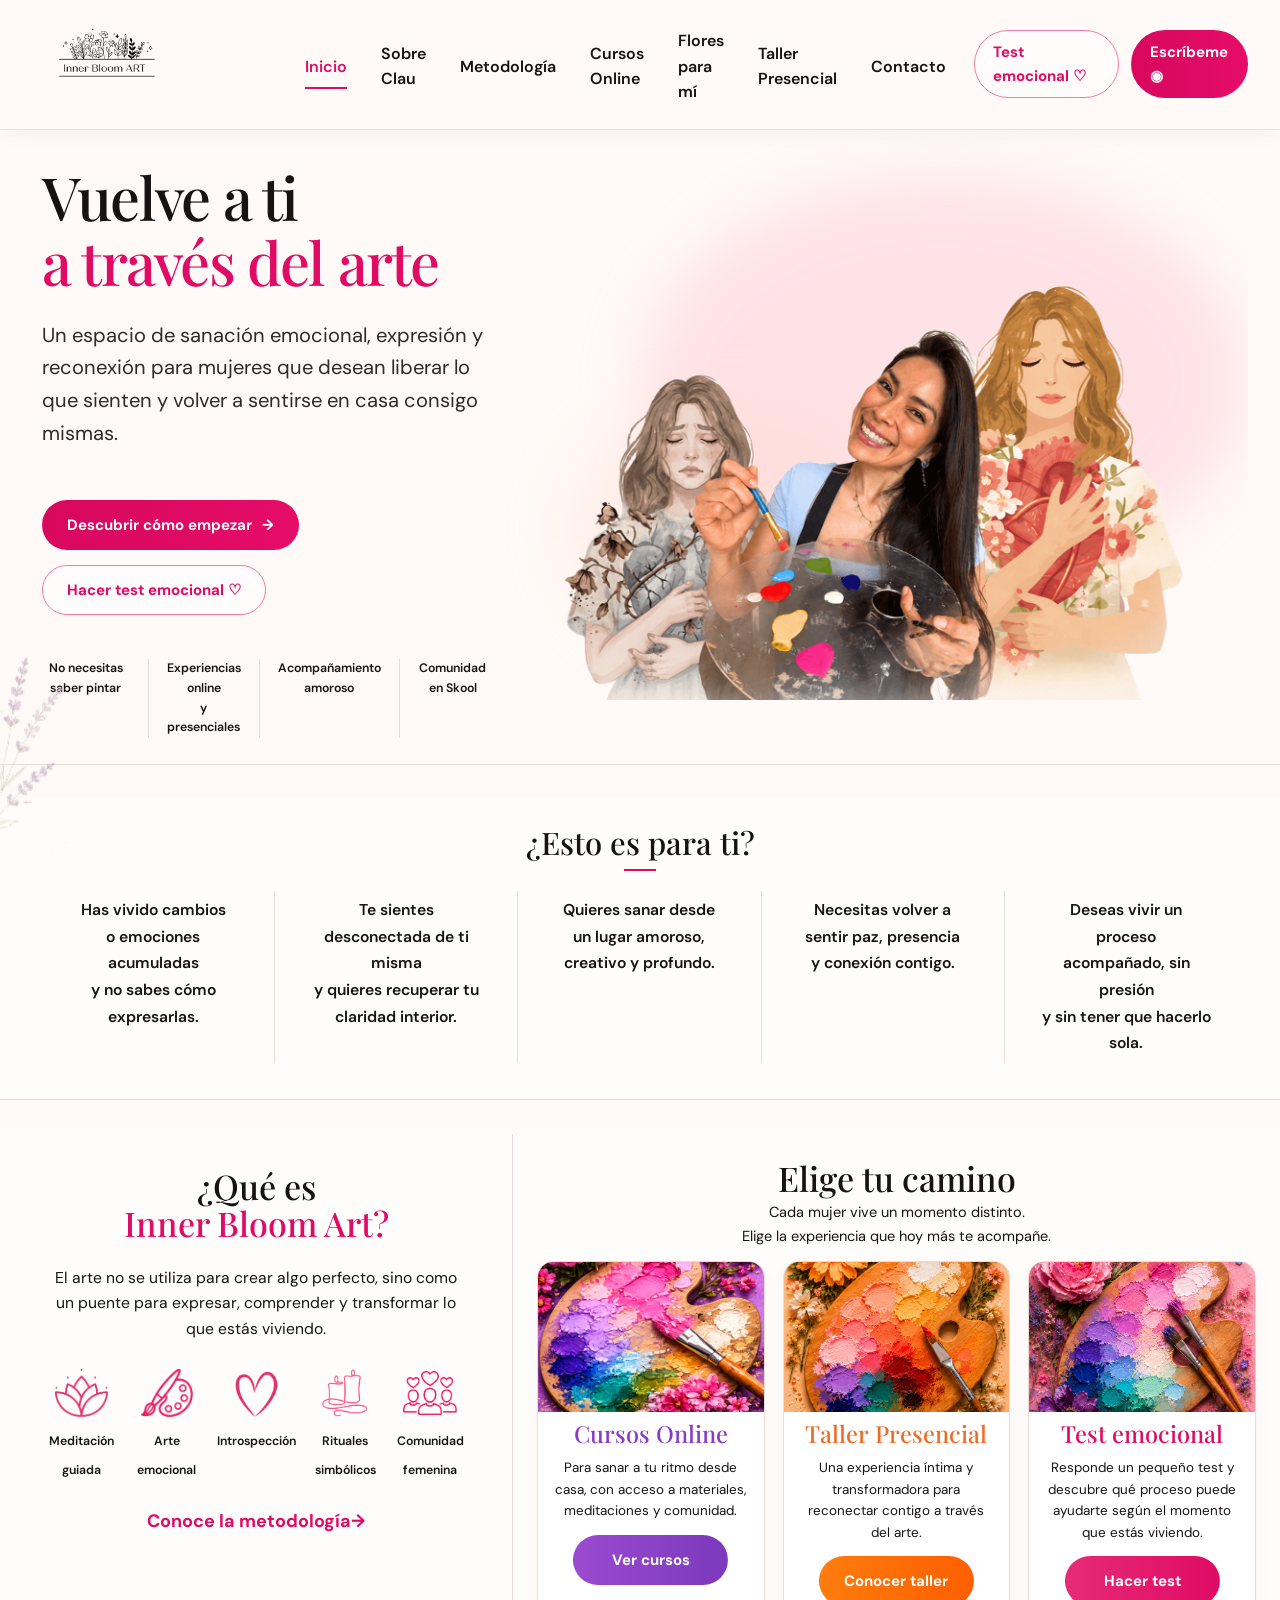
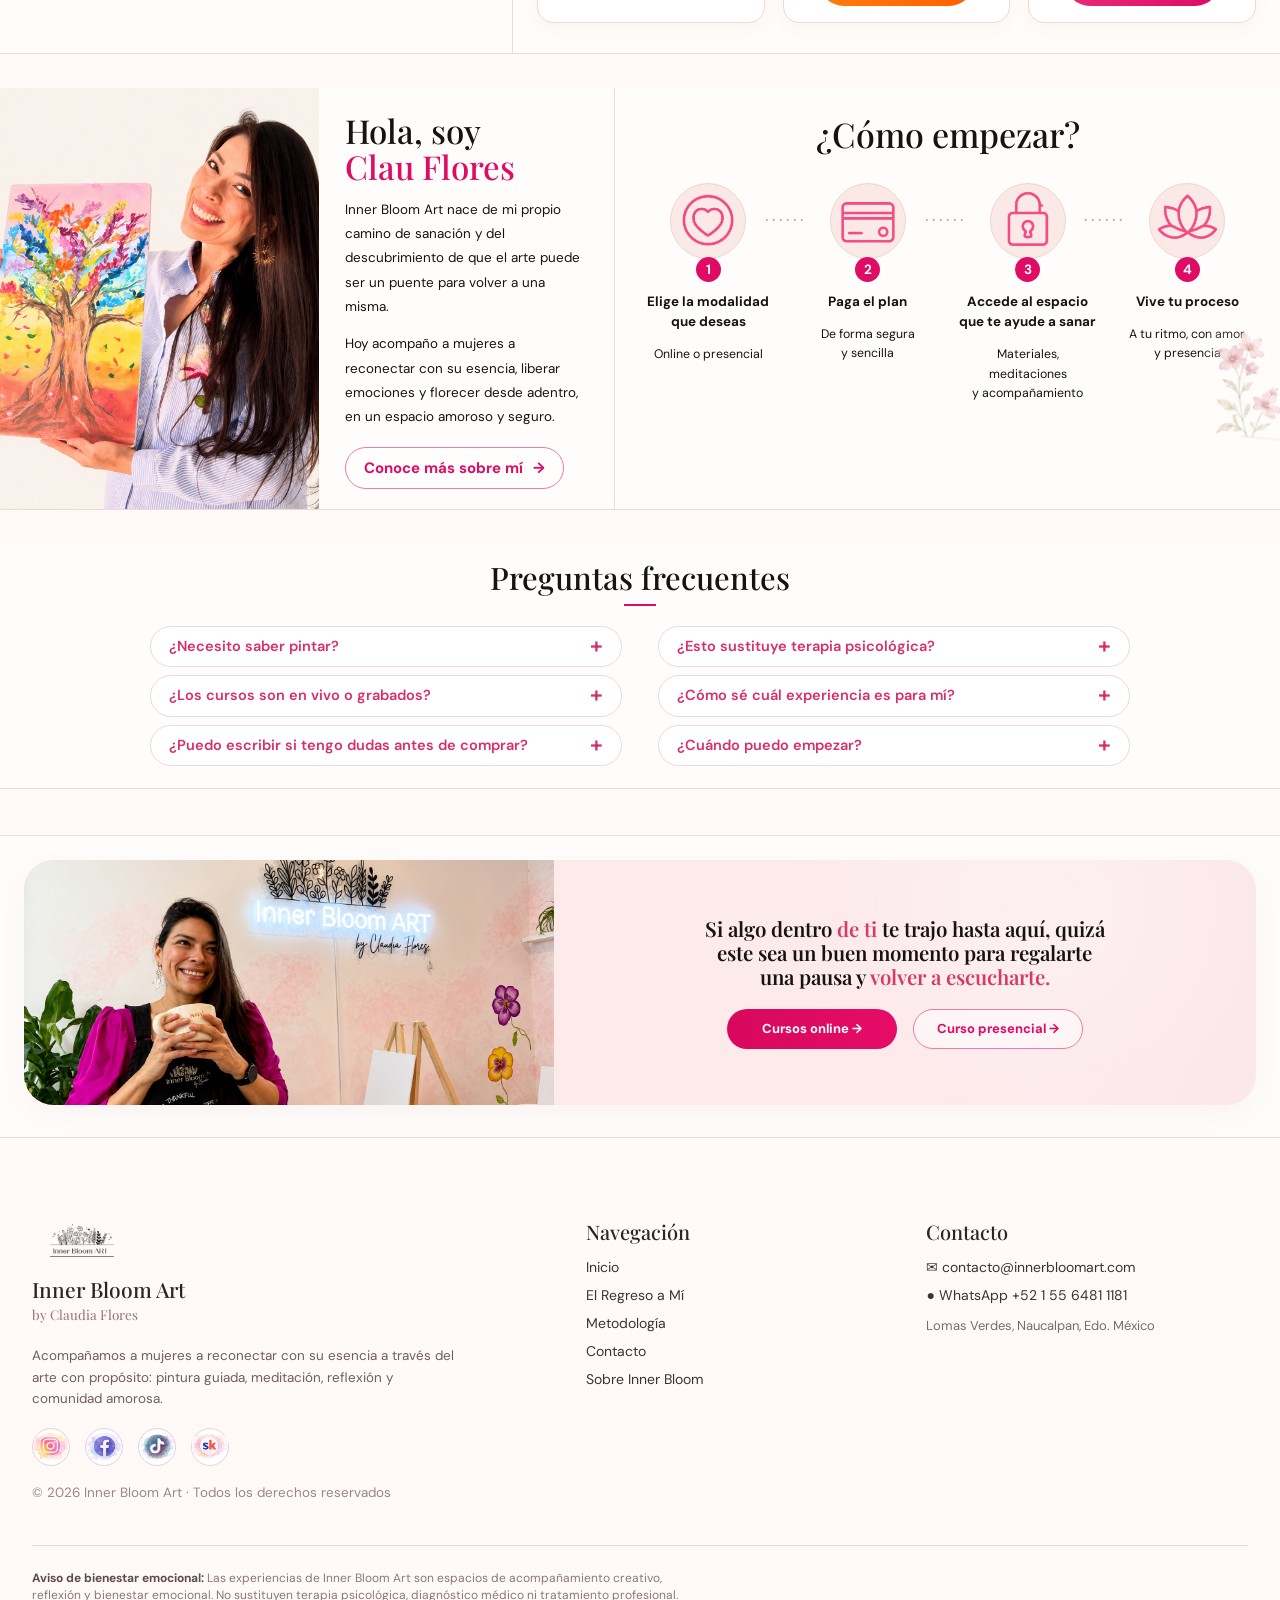
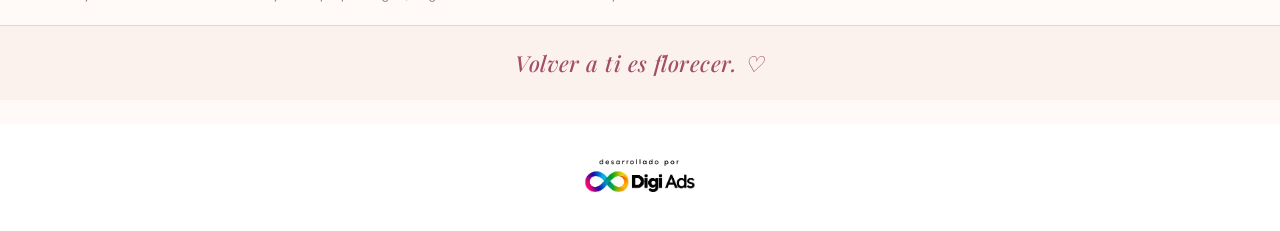
<file: index.html>
<!DOCTYPE html>

<html lang="es">

<head>
<!-- Google Tag Manager -->
<script async src="https://www.googletagmanager.com/gtm.js?id=GTM-KLDCRH9Q"></script>
<script>
  window.dataLayer = window.dataLayer || [];
  function gtag(){dataLayer.push(arguments);}
  gtag('js', new Date());
</script>
<!-- End Google Tag Manager -->

    <!-- Meta Pixel Code -->
    <script>
        !function (f, b, e, v, n, t, s) {
            if (f.fbq) return; n = f.fbq = function () {
                n.callMethod ?
                n.callMethod.apply(n, arguments) : n.queue.push(arguments)
            };
            if (!f._fbq) f._fbq = n; n.push = n; n.loaded = !0; n.version = '2.0';
            n.queue = []; t = b.createElement(e); t.async = !0;
            t.src = v; s = b.getElementsByTagName(e)[0];
            s.parentNode.insertBefore(t, s)
        }(window, document, 'script',
            'https://connect.facebook.net/en_US/fbevents.js');
        fbq('init', '2056709538532065');
        fbq('track', 'PageView');
    </script>
    <!-- End Meta Pixel Code -->
    <meta charset="utf-8" />
    <meta content="width=device-width, initial-scale=1.0" name="viewport" />
    <meta content="Inner Bloom Art: arte, sanación y reconexión." name="description" />
    <title>Inner Bloom Art</title>
    <link href="https://fonts.googleapis.com" rel="preconnect" />
    <link crossorigin="" href="https://fonts.gstatic.com" rel="preconnect" />
    <link
        href="https://fonts.googleapis.com/css2?family=DM+Sans:wght@400;500;600;700&amp;family=Playfair+Display:ital,wght@0,500;0,600;0,700;1,500;1,600&amp;display=swap"
        rel="stylesheet" />
    <link href="styles.css" rel="stylesheet" />
</head>

<body>
    <!-- Meta Pixel Code (noscript) -->
    <noscript><img height="1" width="1" style="display:none"
            src="https://www.facebook.com/tr?id=2056709538532065&ev=PageView&noscript=1" /></noscript>
    <!-- End Meta Pixel Code (noscript) -->
    <header class="site-header">
        <div class="container nav-wrap">
            <a aria-label="Inner Bloom Art" class="brand" href="index.html">
                <img alt="logo" src="assets/logo.gif" style="width: 150px;" />
            </a>
            <button aria-expanded="false" aria-label="Abrir menú" class="menu-toggle">☰</button>
            <nav aria-label="Navegación principal" class="main-nav">
                <a class="active" href="index.html">Inicio</a>
                <a href="sobre-clau.html">Sobre Clau</a>
                <a href="metodologia.html">Metodología</a>
                <a href="cursos-online.html">Cursos Online</a>
                <a href="flores-para-mi.html">Flores para mí</a>
                <a href="curso-presencial.html">Taller Presencial</a>
                <a href="contacto.html">Contacto</a>
            </nav>
            <div class="nav-actions">
                <a class="btn btn-outline btn-small" href="https://forms.gle/s3ftseDUeAhvk6Lq8">Test emocional ♡</a>
                <a class="btn btn-primary btn-small" href="https://wa.me/5215564811181" rel="noopener"
                    target="_blank">Escríbeme ◉</a>
            </div>
        </div>
    </header>
    <div aria-hidden="true" class="floral-decor-layer">
        <img alt="" class="floral-decor floral-left floral-lavender floral-1" src="assets/flower-lavender-tall.png"
            style="--floral-top:18%" />
        <img alt="" class="floral-decor floral-right floral-pink floral-2" src="assets/flower-pink-cluster.png"
            style="--floral-top:56%" />
    </div>
    <main>
        <section class="hero" id="inicio">
            <div class="container hero-grid">
                <div class="hero-copy">
                    <h1>Vuelve a ti<br /><span>a través del arte</span></h1>
                    <p>Un espacio de sanación emocional, expresión y reconexión para mujeres que desean liberar lo que
                        sienten y volver a sentirse en casa consigo mismas.</p>
                    <div class="hero-actions">
                        <a class="btn btn-primary" href="metodologia.html">Descubrir cómo empezar <span>→</span></a>
                        <a class="btn btn-outline" href="#caminos">Hacer test emocional ♡</a>
                    </div>
                    <div class="hero-features">
                        <span>No necesitas<br />saber pintar</span>
                        <span>Experiencias online<br />y presenciales</span>
                        <span>Acompañamiento<br />amoroso</span>
                        <span>Comunidad en Skool</span>
                    </div>
                </div>
                <div class="hero-art">
                    <div class="watercolor wash-one"></div>
                    <div class="watercolor wash-two"></div>
                    <img alt="Clau Flores acompañada de dos ilustraciones femeninas" src="assets/hero.png">
                    </img>
                </div>
            </div>
        </section>
        <section class="fit-section section-line">
            <div class="container">
                <h2>¿Esto es para ti?</h2>
                <div class="pink-rule"></div>
                <div class="fit-grid">
                    <article>Has vivido cambios<br />o emociones acumuladas<br />y no sabes cómo expresarlas.</article>
                    <article>Te sientes<br />desconectada de ti misma<br />y quieres recuperar tu claridad interior.
                    </article>
                    <article>Quieres sanar desde<br />un lugar amoroso,<br />creativo y profundo.</article>
                    <article>Necesitas volver a<br />sentir paz, presencia<br />y conexión contigo.</article>
                    <article>Deseas vivir un proceso<br />acompañado, sin presión<br />y sin tener que hacerlo sola.
                    </article>
                </div>
            </div>
        </section>
        <section class="split-section section-line" id="metodologia">
            <div class="split-panel about-method">
                <div class="inner-narrow">
                    <h2>¿Qué es<br /><span>Inner Bloom Art?</span></h2>
                    <p>El arte no se utiliza para crear algo perfecto, sino como un puente para expresar, comprender y
                        transformar lo que estás viviendo.</p>
                    <div class="method-icons">
                        <div><img alt="Meditación guiada"
                                src="assets/meditacion.png" /><span>Meditación<br />guiada</span></div>
                        <div><img alt="Arte emocional" src="assets/arte.png" /><span>Arte<br />emocional</span></div>
                        <div><img alt="Introspección" src="assets/home_instrospeccion.png" /><span>Introspección</span>
                        </div>
                        <div><img alt="Rituales simbólicos"
                                src="assets/rituales.png" /><span>Rituales<br />simbólicos</span></div>
                        <div><img alt="Comunidad femenina"
                                src="assets/homecomunidad.png" /><span>Comunidad<br />femenina</span></div>
                    </div>
                    <a class="text-link" href="metodologia.html">Conoce la metodología <span>→</span></a>
                </div>
            </div>
            <div class="split-panel pathways" id="caminos">
                <div class="inner-wide">
                    <h2>Elige tu camino</h2>
                    <p class="section-subtitle">Cada mujer vive un momento distinto.<br />Elige la experiencia que hoy
                        más te acompañe.</p>
                    <div class="cards-grid">
                        <article class="path-card purple">
                            <img alt="Paleta de colores para curso online" src="assets/curso-online.png" />
                            <div class="card-body">
                                <h3>Cursos Online</h3>
                                <p>Para sanar a tu ritmo desde casa, con acceso a materiales, meditaciones y comunidad.
                                </p>
                                <a class="btn card-btn" href="cursos-online.html">Ver cursos</a>
                            </div>
                        </article>
                        <article class="path-card orange">
                            <img alt="Paleta de colores para taller presencial" src="assets/taller-presencial.png" />
                            <div class="card-body">
                                <h3>Taller Presencial</h3>
                                <p>Una experiencia íntima y transformadora para reconectar contigo a través del arte.
                                </p>
                                <a class="btn card-btn" href="curso-presencial.html">Conocer taller</a>
                            </div>
                        </article>
                        <article class="path-card pink">
                            <img alt="Paleta de colores para test emocional" src="assets/test-emocional.png" />
                            <div class="card-body">
                                <h3>Test emocional</h3>
                                <p>Responde un pequeño test y descubre qué proceso puede ayudarte según el momento que
                                    estás viviendo.</p>
                                <a class="btn card-btn" href="https://forms.gle/s3ftseDUeAhvk6Lq8">Hacer test</a>
                            </div>
                        </article>
                    </div>
                </div>
            </div>
        </section>
        <section class="split-section section-line story-process" id="sobre-clau">
            <div class="split-panel clau-panel">
                <img alt="Clau Flores sosteniendo una pintura de un árbol colorido" class="clau-photo"
                    src="assets/soy-clau.png" />
                <div class="clau-copy">
                    <h2>Hola, soy<br /><span>Clau Flores</span></h2>
                    <p>Inner Bloom Art nace de mi propio camino de sanación y del descubrimiento de que el arte puede
                        ser un puente para volver a una misma.</p>
                    <p>Hoy acompaño a mujeres a reconectar con su esencia, liberar emociones y florecer desde adentro,
                        en un espacio amoroso y seguro.</p>
                    <a class="btn btn-outline" href="sobre-clau.html">Conoce más sobre mí <span>→</span></a>
                </div>
            </div>
            <div class="split-panel process-panel">
                <div class="inner-wide">
                    <h2>¿Cómo empezar?</h2>
                    <div class="process-grid">
                        <article>
                            <div class="process-icon"><img alt="Meditación guiada" src="assets/icon_home_1.png" /></div>
                            <span class="step">1</span>
                            <h3>Elige la modalidad<br />que deseas</h3>
                            <p>Online o presencial</p>
                        </article>
                        <article>
                            <div class="process-icon"><img alt="Meditación guiada" src="assets/icon_home_2.png" /></div>
                            <span class="step">2</span>
                            <h3>Paga el plan</h3>
                            <p>De forma segura<br />y sencilla</p>
                        </article>
                        <article>
                            <div class="process-icon"><img alt="Meditación guiada" src="assets/icon_home_3.png" /></div>
                            <span class="step">3</span>
                            <h3>Accede al espacio<br />que te ayude a sanar</h3>
                            <p>Materiales, meditaciones<br />y acompañamiento</p>
                        </article>
                        <article>
                            <div class="process-icon lotus"><img alt="Meditación guiada" src="assets/icon_home_4.png" />
                            </div><span class="step">4</span>
                            <h3>Vive tu proceso</h3>
                            <p>A tu ritmo, con amor<br />y presencia</p>
                        </article>
                    </div>
                </div>
            </div>
        </section>
        <section class="faq section-line">
            <div class="container faq-inner">
                <h2>Preguntas frecuentes</h2>
                <div class="pink-rule"></div>
                <div class="faq-grid">
                    <details>
                        <summary>¿Necesito saber pintar?</summary>
                        <p>No. No necesitas experiencia. Aquí el arte es una herramienta para expresar, sentir y
                            reconectar contigo.</p>
                    </details>
                    <details>
                        <summary>¿Esto sustituye terapia psicológica?</summary>
                        <p>No. Inner Bloom Art es un espacio de bienestar y expresión creativa. No sustituye atención
                            psicológica o médica.</p>
                    </details>
                    <details>
                        <summary>¿Los cursos son en vivo o grabados?</summary>
                        <p>Encontrarás clases grabadas para avanzar a tu ritmo y una sesión en vivo con Clau incluida en
                            cada curso.</p>
                    </details>
                    <details>
                        <summary>¿Cómo sé cuál experiencia es para mí?</summary>
                        <p>Realiza nuestro Test y descubre qué experiencia se adapta mejor a tu momento.</p>
                    </details>
                    <details>
                        <summary>¿Puedo escribir si tengo dudas antes de comprar?</summary>
                        <p>¡Claro! Escríbenos por WhatsApp y con gusto te orientaremos.</p>
                    </details>
                    <details>
                        <summary>¿Cuándo puedo empezar?</summary>
                        <p>Si eliges la modalidad online, podrás comenzar de inmediato. Para los cursos presenciales,
                            consulta las próximas fechas disponibles.</p>
                    </details>
                </div>
            </div>
        </section>
        <section class="unified-cta" id="contacto">
            <div class="container unified-cta-box">
                <div class="unified-cta-image"><img alt="Clau Flores con una taza" src="assets/cta-final-crisp.jpg" />
                </div>
                <div class="unified-cta-content">
                    <h2>Si algo dentro <span>de ti</span> te trajo hasta aquí, quizá<br />este sea un buen momento para
                        regalarte<br />una pausa y <span>volver a escucharte.</span></h2>
                    <div class="unified-cta-actions">
                        <a class="btn btn-primary" href="cursos-online.html">Cursos online →</a>
                        <a class="btn btn-outline" href="curso-presencial.html">Curso presencial →</a>
                    </div>
                </div>
            </div>
        </section>
    </main>
    <footer class="site-footer premium-footer">
        <div class="container premium-footer-grid">
            <section aria-label="Inner Bloom Art" class="premium-footer-brand">
                <img alt="Inner Bloom Art" src="assets/logo.gif" style="width: 100px;" />
                <h3>Inner Bloom Art</h3>
                <p class="premium-footer-by">by Claudia Flores</p>
                <p class="premium-footer-description">Acompañamos a mujeres a reconectar con su esencia a través del
                    arte con propósito: pintura guiada, meditación, reflexión y comunidad amorosa.</p>
                <div aria-label="Redes sociales" class="premium-footer-socials">
                    <a aria-label="Instagram" href="https://www.instagram.com/claudiaflores_innerbloomart/"><img
                            alt="Instagram" src="assets/instagram.png" /></a>
                    <a aria-label="Facebook" href="https://web.facebook.com/profile.php?id=61566889501845"><img
                            alt="Facebook" src="assets/facebook.png" /></a>
                    <a aria-label="TikTok" href="https://www.tiktok.com/@innerbloomart"><img alt="TikTok"
                            src="assets/tiktok.png" /></a>
                    <a aria-label="Skool" href="https://www.skool.com/innerbloomart-by-clau-flores-6069/about"><img
                            alt="Skool" src="assets/iconskool.png" /></a>
                </div>
                <p class="premium-footer-copy">© 2026 Inner Bloom Art · Todos los derechos reservados</p>
            </section>
            <nav aria-label="Navegación del pie de página" class="premium-footer-nav">
                <h3>Navegación</h3>
                <a href="index.html">Inicio</a>
                <a href="curso-presencial.html">El Regreso a Mí</a>
                <a href="metodologia.html">Metodología</a>
                <a href="contacto.html">Contacto</a>
                <a href="sobre-clau.html">Sobre Inner Bloom</a>
            </nav>
            <section class="premium-footer-contact">
                <h3>Contacto</h3>
                <a href="mailto:contacto@innerbloomart.com">✉ contacto@innerbloomart.com</a>
                <a href="https://wa.me/5215564811181">● WhatsApp +52 1 55 6481 1181</a>
                <p>Lomas Verdes, Naucalpan, Edo. México</p>
            </section>
        </div>
        <div class="container premium-footer-legal">
            <p><strong>Aviso de bienestar emocional:</strong> Las experiencias de Inner Bloom Art son espacios de
                acompañamiento creativo, reflexión y bienestar emocional. No sustituyen terapia psicológica, diagnóstico
                médico ni tratamiento profesional.</p>
        </div>
        <div class="premium-footer-signature">
            <div class="container premium-footer-signature-inner">
                <a aria-label="Ir al inicio" class="premium-footer-mini-brand" href="index.html">

                </a>
                <p>Volver a ti es florecer. ♡</p>
                <div aria-label="Redes sociales" class="premium-footer-signature-socials">
                </div>
            </div>
        </div>
    </footer>

    <!-- Firma de Digi Ads centrada debajo del footer -->
    <div class="digi-ads-credit" style="width:100%; display:flex; justify-content:center; align-items:center; padding:18px 16px 22px; background:#fff; box-sizing:border-box;">
        <img src="assets/digi_ads_transparente_negro.png" alt="Digi Ads" style="display:block; width:200px; max-width:45vw; height:auto;">
    </div>

    <script src="script.js"></script>
</body>

</html>
</file>
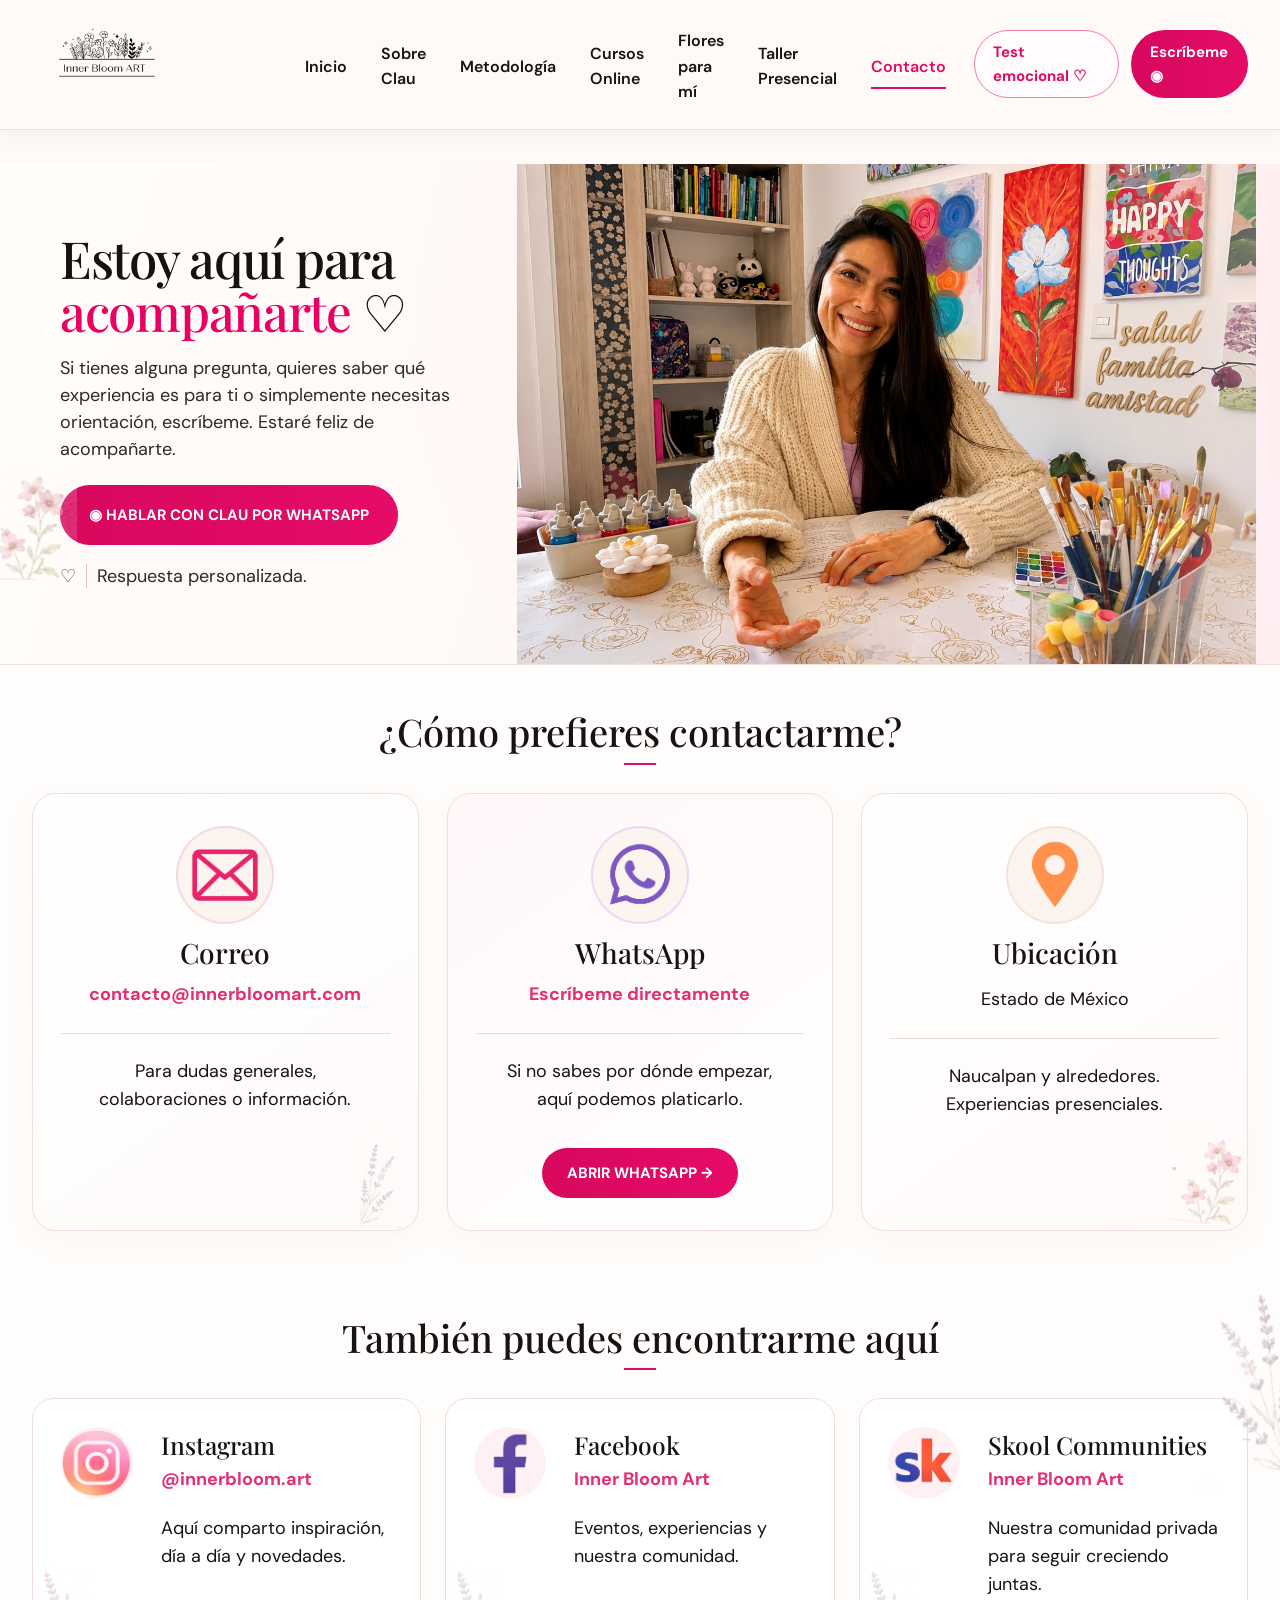
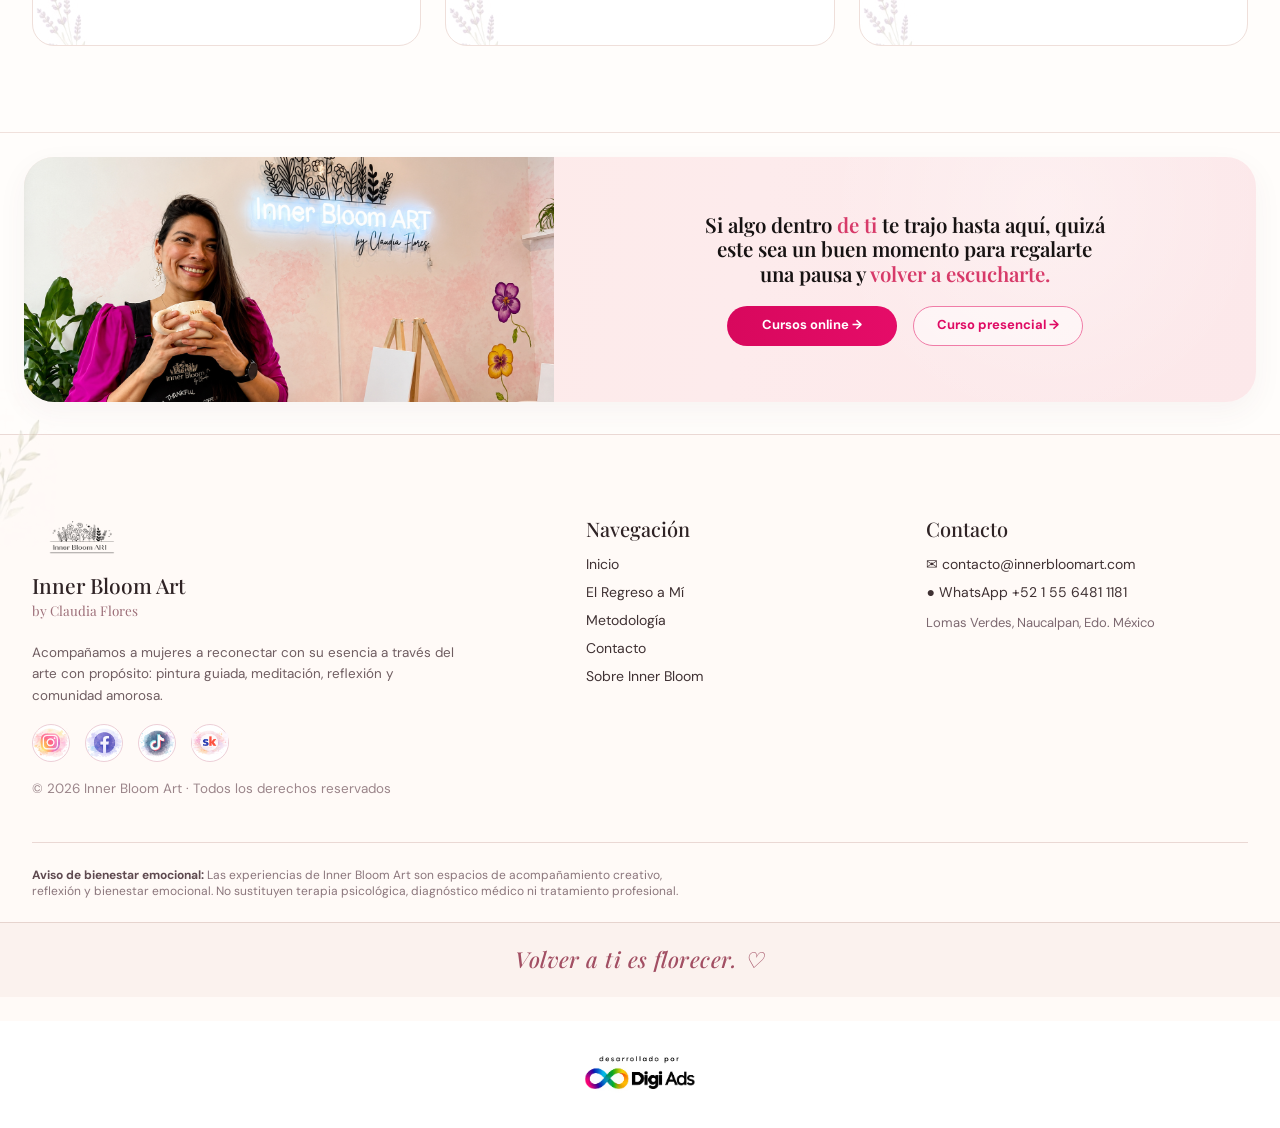
<file: contacto.html>
<!DOCTYPE html>

<html lang="es">

<head>
<!-- Google Tag Manager -->
<script async src="https://www.googletagmanager.com/gtm.js?id=GTM-KLDCRH9Q"></script>
<script>
  window.dataLayer = window.dataLayer || [];
  function gtag(){dataLayer.push(arguments);}
  gtag('js', new Date());
</script>
<!-- End Google Tag Manager -->

    <!-- Meta Pixel Code -->
    <script>
        !function (f, b, e, v, n, t, s) {
            if (f.fbq) return; n = f.fbq = function () {
                n.callMethod ?
                n.callMethod.apply(n, arguments) : n.queue.push(arguments)
            };
            if (!f._fbq) f._fbq = n; n.push = n; n.loaded = !0; n.version = '2.0';
            n.queue = []; t = b.createElement(e); t.async = !0;
            t.src = v; s = b.getElementsByTagName(e)[0];
            s.parentNode.insertBefore(t, s)
        }(window, document, 'script',
            'https://connect.facebook.net/en_US/fbevents.js');
        fbq('init', '2056709538532065');
        fbq('track', 'PageView');
    </script>
    <!-- End Meta Pixel Code -->
    <meta charset="utf-8" />
    <meta content="width=device-width, initial-scale=1.0" name="viewport" />
    <meta content="Contacto de Inner Bloom Art." name="description" />
    <title>Contacto | Inner Bloom Art</title>
    <link href="https://fonts.googleapis.com" rel="preconnect" />
    <link crossorigin="" href="https://fonts.gstatic.com" rel="preconnect" />
    <link
        href="https://fonts.googleapis.com/css2?family=DM+Sans:wght@400;500;600;700&amp;family=Playfair+Display:ital,wght@0,500;0,600;0,700;1,500;1,600&amp;family=Sacramento&amp;display=swap"
        rel="stylesheet" />
    <link href="styles.css" rel="stylesheet" />
</head>

<body>
    <!-- Meta Pixel Code (noscript) -->
    <noscript><img height="1" width="1" style="display:none"
            src="https://www.facebook.com/tr?id=2056709538532065&ev=PageView&noscript=1" /></noscript>
    <!-- End Meta Pixel Code (noscript) -->
    <header class="site-header">
        <div class="container nav-wrap">
            <a aria-label="Inner Bloom Art" class="brand" href="index.html">
                <img alt="logo" src="assets/logo.gif" style="width: 150px;" />
            </a>
            <button aria-expanded="false" aria-label="Abrir menú" class="menu-toggle">☰</button>
            <nav aria-label="Navegación principal" class="main-nav">
                <a href="index.html">Inicio</a>
                <a href="sobre-clau.html">Sobre Clau</a>
                <a href="metodologia.html">Metodología</a>
                <a href="cursos-online.html">Cursos Online</a>
                <a href="flores-para-mi.html">Flores para mí</a>
                <a href="curso-presencial.html">Taller Presencial</a>
                <a class="active" href="contacto.html">Contacto</a>
            </nav>
            <div class="nav-actions">
                <a class="btn btn-outline btn-small" href="https://forms.gle/s3ftseDUeAhvk6Lq8">Test emocional ♡</a>
                <a class="btn btn-primary btn-small" href="https://wa.me/5215564811181" rel="noopener"
                    target="_blank">Escríbeme ◉</a>
            </div>
        </div>
    </header>
    <div aria-hidden="true" class="floral-decor-layer">
        <img alt="" class="floral-decor floral-left floral-pink floral-1" src="assets/flower-pink-cluster.png"
            style="--floral-top:17%" />
        <img alt="" class="floral-decor floral-right floral-lavender floral-2" src="assets/flower-lavender-tall.png"
            style="--floral-top:46%" />
        <img alt="" class="floral-decor floral-left floral-sprig floral-3" src="assets/flower-green-sprig.png"
            style="--floral-top:73%" />
    </div>
    <main class="contact-page">
        <section class="contact-hero">
            <div class="container contact-hero-grid">
                <div class="contact-hero-copy">
                    <h1>Estoy aquí para<br /><span>acompañarte</span> ♡</h1>
                    <p>Si tienes alguna pregunta, quieres saber qué experiencia es para ti o simplemente necesitas
                        orientación, escríbeme. Estaré feliz de acompañarte.</p>
                    <a class="btn btn-primary contact-main-btn" href="https://wa.me/5215564811181" rel="noopener"
                        target="_blank">◉ HABLAR CON CLAU POR WHATSAPP</a>
                    <p class="personal-response">♡ <span></span> Respuesta personalizada.</p>
                </div>
                <div class="contact-hero-image"><img alt="Clau conversando y acompañando a una mujer"
                        src="assets/hero-contacto-final.jpg" /></div>
            </div>
        </section>
        <section class="contact-options">
            <div class="container">
                <h2>¿Cómo prefieres contactarme?</h2>
                <div class="pink-rule"></div>
                <div class="contact-card-grid">
                    <article class="contact-card">
                        <img alt="Correo" src="assets/contacto-correo.png" />
                        <h3>Correo</h3>
                        <a href="mailto:contacto@innerbloomart.com">contacto@innerbloomart.com</a>
                        <hr />
                        <p>Para dudas generales,<br />colaboraciones o información.</p>
                        <span class="card-flower">❀</span>
                    </article>
                    <article class="contact-card featured">
                        <img alt="WhatsApp" src="assets/contacto-whatsapp.png" />
                        <h3>WhatsApp</h3>
                        <a href="https://wa.me/5215564811181" rel="noopener" target="_blank">Escríbeme directamente</a>
                        <hr />
                        <p>Si no sabes por dónde empezar,<br />aquí podemos platicarlo.</p>
                        <a class="btn btn-primary" href="https://wa.me/5215564811181" rel="noopener"
                            target="_blank">ABRIR WHATSAPP →</a>
                    </article>
                    <article class="contact-card">
                        <img alt="Ubicación" src="assets/contacto-ubicacion.png" />
                        <h3>Ubicación</h3>
                        <p>Estado de México</p>
                        <hr />
                        <p>Naucalpan y alrededores.<br />Experiencias presenciales.</p>
                        <span class="card-flower">❀</span>
                    </article>
                </div>
            </div>
        </section>
        <section class="social-section">
            <div class="container">
                <h2>También puedes encontrarme aquí</h2>
                <div class="pink-rule"></div>
                <div class="social-grid">
                    <a aria-label="Instagram" class="social-card"
                        href="https://www.instagram.com/claudiaflores_innerbloomart/">
                        <span class="social-icon instagram"><img alt="Antes" src="assets/ing.png" /></span>
                        <div>
                            <h3>Instagram</h3><strong>@innerbloom.art</strong>
                            <p>Aquí comparto inspiración,<br />día a día y novedades.</p>
                        </div>
                    </a>
                    <a aria-label="Facebook" class="social-card"
                        href="https://web.facebook.com/profile.php?id=61566889501845">
                        <span class="social-icon facebook"><img alt="Antes" src="assets/face.png" /></span>
                        <div>
                            <h3>Facebook</h3><strong>Inner Bloom Art</strong>
                            <p>Eventos, experiencias y<br />nuestra comunidad.</p>
                        </div>
                    </a>
                    <a aria-label="Skool Communities" class="social-card"
                        href="https://www.skool.com/innerbloomart-by-clau-flores-6069/about">
                        <span class="social-icon skool"><img alt="Antes" src="assets/sk.png" /></span>
                        <div>
                            <h3>Skool Communities</h3><strong>Inner Bloom Art</strong>
                            <p>Nuestra comunidad privada<br />para seguir creciendo juntas.</p>
                        </div>
                    </a>
                </div>
            </div>
        </section>
        <section class="unified-cta" id="contacto">
            <div class="container unified-cta-box">
                <div class="unified-cta-image"><img alt="Clau Flores con una taza" src="assets/cta-final-crisp.jpg" />
                </div>
                <div class="unified-cta-content">
                    <h2>Si algo dentro <span>de ti</span> te trajo hasta aquí, quizá<br />este sea un buen momento para
                        regalarte<br />una pausa y <span>volver a escucharte.</span></h2>
                    <div class="unified-cta-actions">
                        <a class="btn btn-primary" href="cursos-online.html">Cursos online →</a>
                        <a class="btn btn-outline" href="curso-presencial.html">Curso presencial →</a>
                    </div>
                </div>
            </div>
        </section>
    </main>
    <footer class="site-footer premium-footer">
        <div class="container premium-footer-grid">
            <section aria-label="Inner Bloom Art" class="premium-footer-brand">
                <img alt="Inner Bloom Art" src="assets/logo.gif" style="width: 100px;" />
                <h3>Inner Bloom Art</h3>
                <p class="premium-footer-by">by Claudia Flores</p>
                <p class="premium-footer-description">Acompañamos a mujeres a reconectar con su esencia a través del
                    arte con propósito: pintura guiada, meditación, reflexión y comunidad amorosa.</p>
                <div aria-label="Redes sociales" class="premium-footer-socials">
                    <a aria-label="Instagram" href="https://www.instagram.com/claudiaflores_innerbloomart/"><img
                            alt="Instagram" src="assets/instagram.png" /></a>
                    <a aria-label="Facebook" href="https://web.facebook.com/profile.php?id=61566889501845"><img
                            alt="Facebook" src="assets/facebook.png" /></a>
                    <a aria-label="TikTok" href="https://www.tiktok.com/@innerbloomart"><img alt="TikTok"
                            src="assets/tiktok.png" /></a>
                    <a aria-label="Skool" href="https://www.skool.com/innerbloomart-by-clau-flores-6069/about"><img
                            alt="Skool" src="assets/iconskool.png" /></a>
                </div>
                <p class="premium-footer-copy">© 2026 Inner Bloom Art · Todos los derechos reservados</p>
            </section>
            <nav aria-label="Navegación del pie de página" class="premium-footer-nav">
                <h3>Navegación</h3>
                <a href="index.html">Inicio</a>
                <a href="curso-presencial.html">El Regreso a Mí</a>
                <a href="metodologia.html">Metodología</a>
                <a href="contacto.html">Contacto</a>
                <a href="sobre-clau.html">Sobre Inner Bloom</a>
            </nav>
            <section class="premium-footer-contact">
                <h3>Contacto</h3>
                <a href="mailto:contacto@innerbloomart.com">✉ contacto@innerbloomart.com</a>
                <a href="https://wa.me/5215564811181">● WhatsApp +52 1 55 6481 1181</a>
                <p>Lomas Verdes, Naucalpan, Edo. México</p>
            </section>
        </div>
        <div class="container premium-footer-legal">
            <p><strong>Aviso de bienestar emocional:</strong> Las experiencias de Inner Bloom Art son espacios de
                acompañamiento creativo, reflexión y bienestar emocional. No sustituyen terapia psicológica, diagnóstico
                médico ni tratamiento profesional.</p>
        </div>
        <div class="premium-footer-signature">
            <div class="container premium-footer-signature-inner">
                <a aria-label="Ir al inicio" class="premium-footer-mini-brand" href="index.html">
                </a>
                <p>Volver a ti es florecer. ♡</p>
                <div aria-label="Redes sociales" class="premium-footer-signature-socials">
                </div>
            </div>
        </div>
    </footer>
    <!-- Firma de Digi Ads centrada debajo del footer -->
    <div class="digi-ads-credit" style="width:100%; display:flex; justify-content:center; align-items:center; padding:18px 16px 22px; background:#fff; box-sizing:border-box;">
        <img src="assets/digi_ads_transparente_negro.png" alt="Digi Ads" style="display:block; width:200px; max-width:45vw; height:auto;">
    </div>
    <script src="script.js"></script>
</body>

</html>
</file>
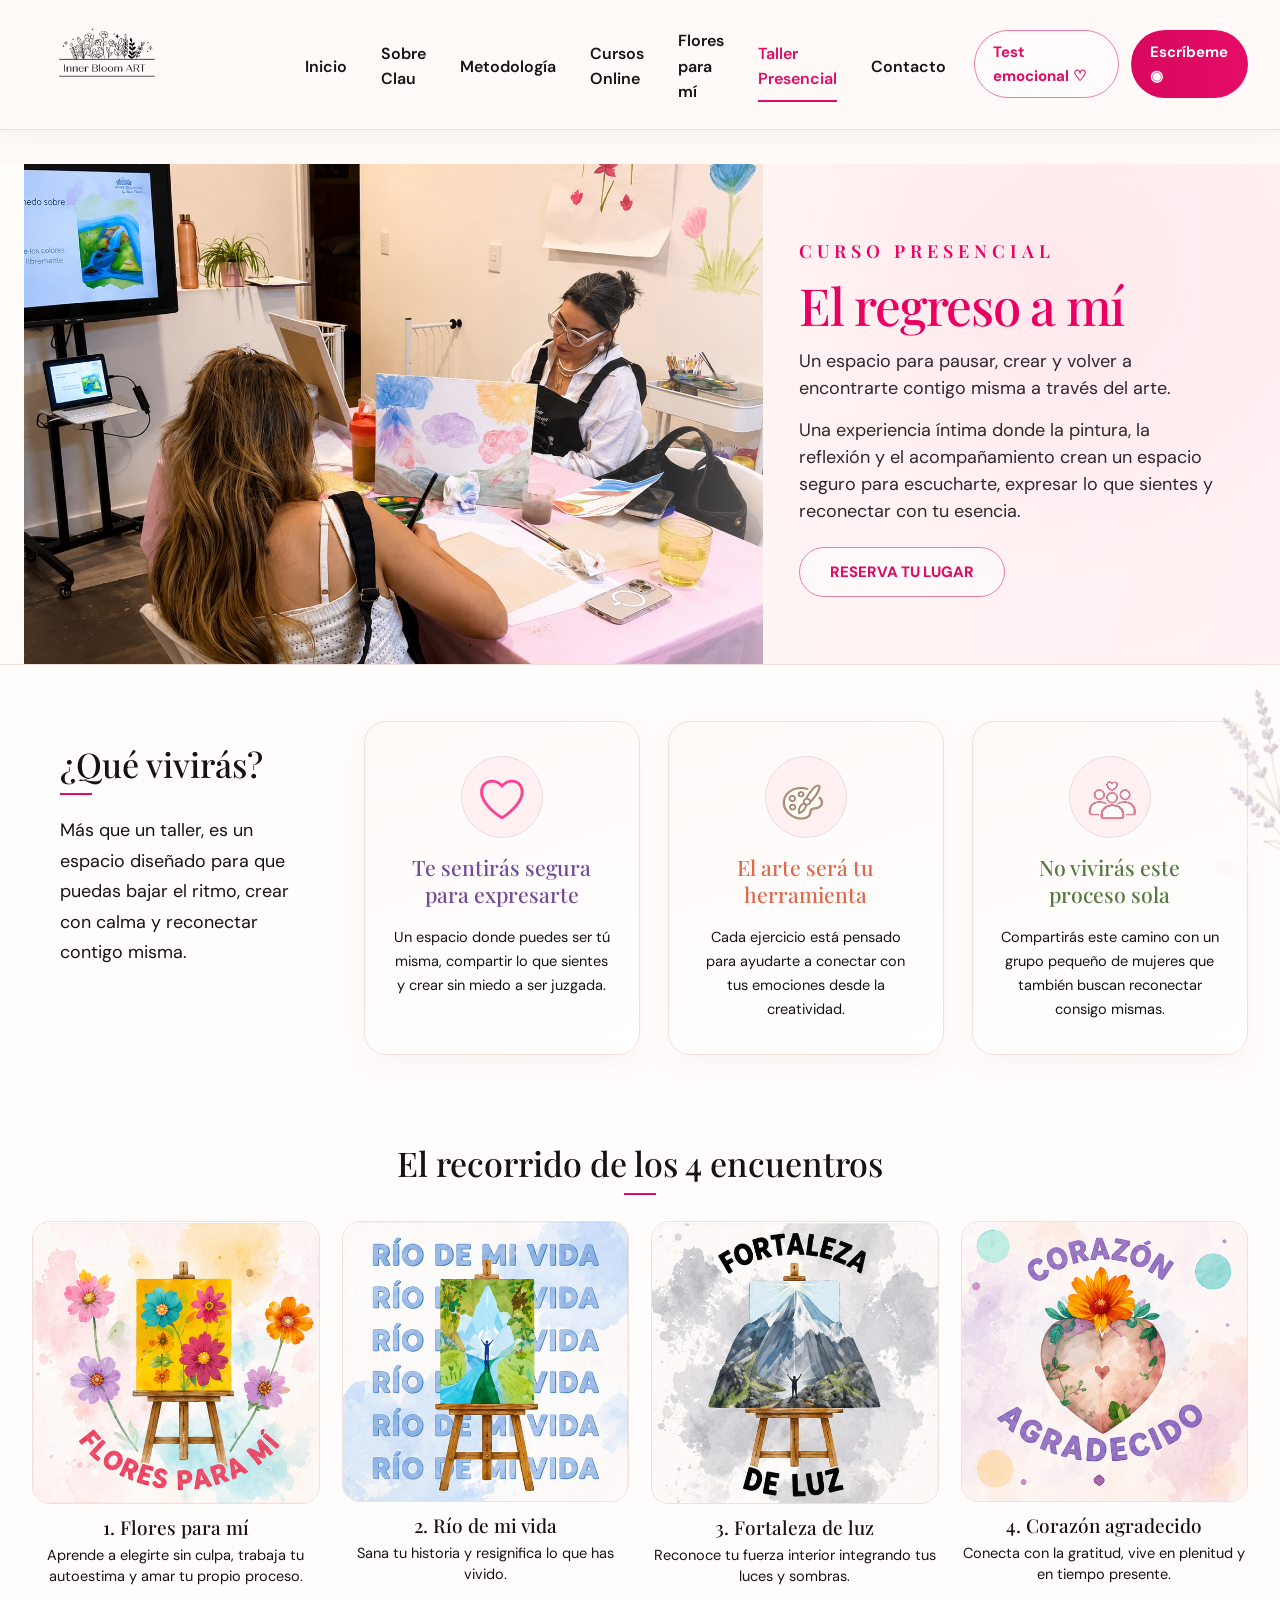
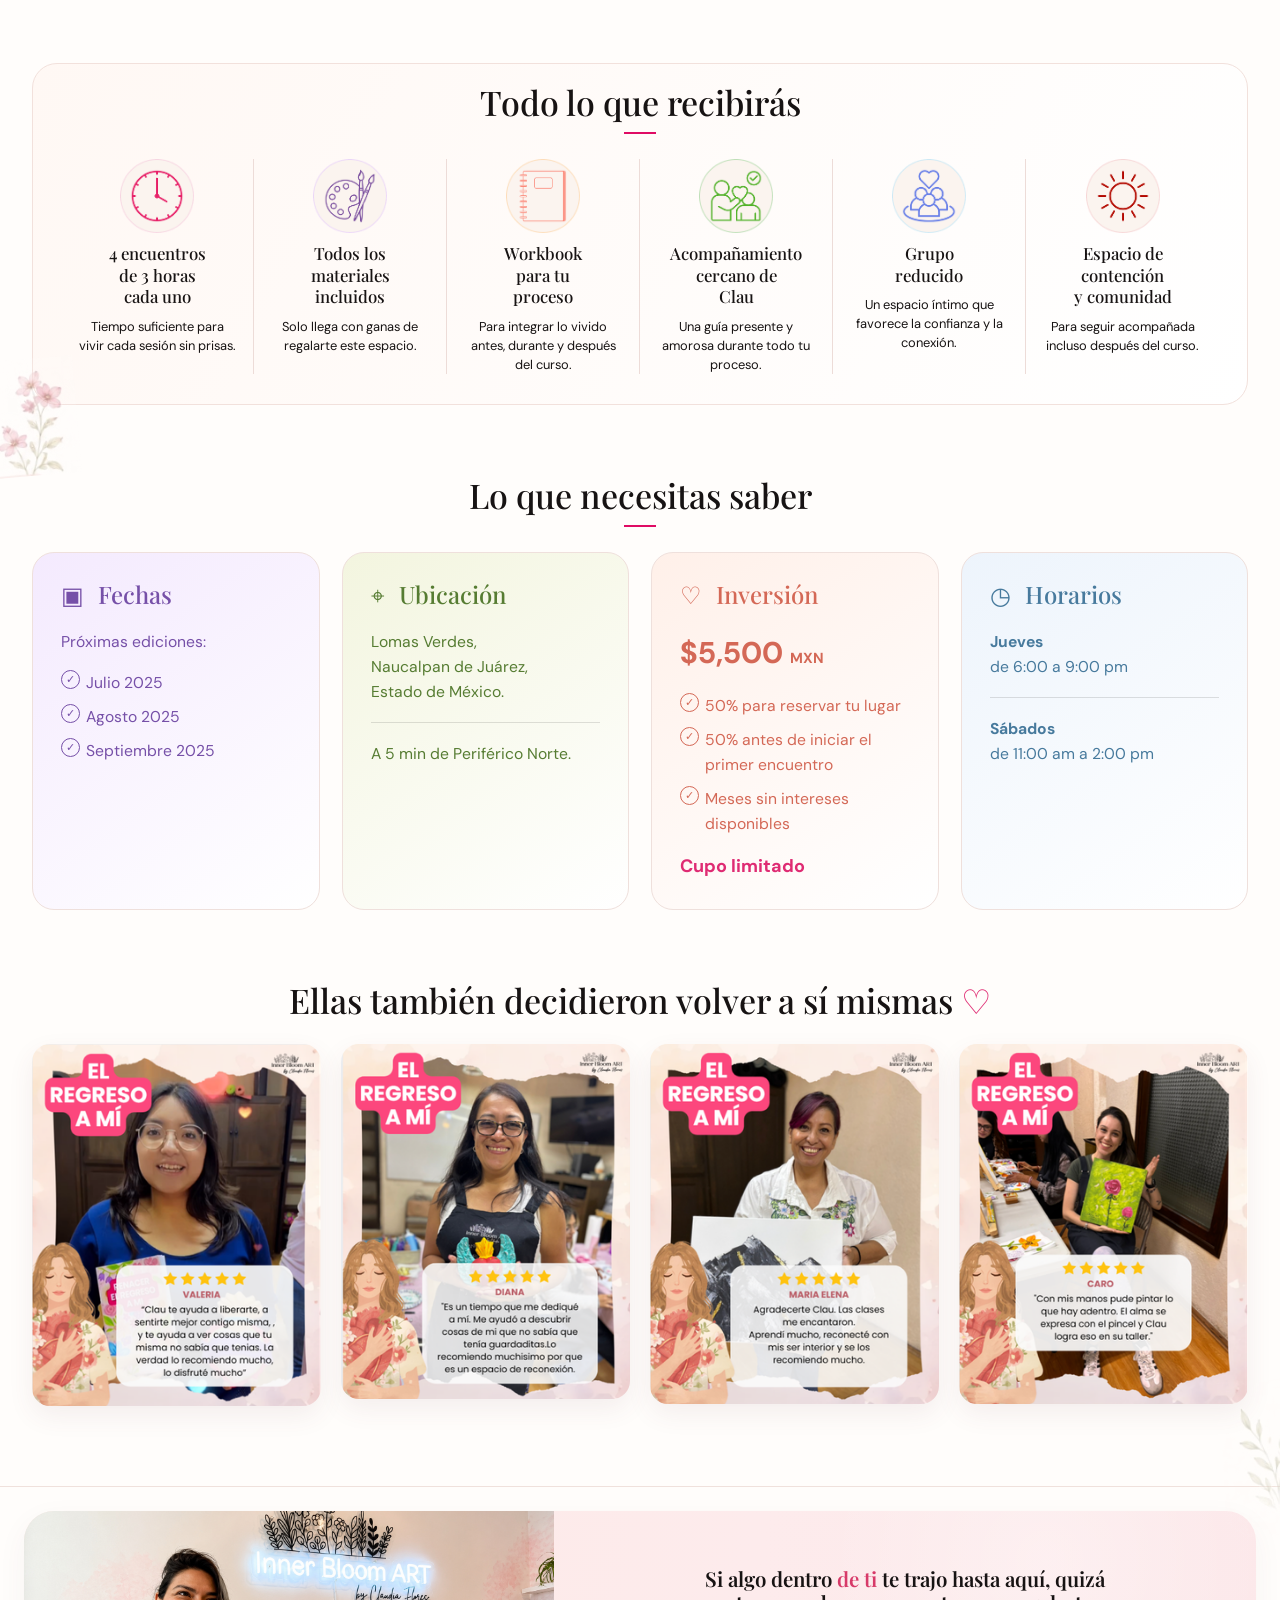
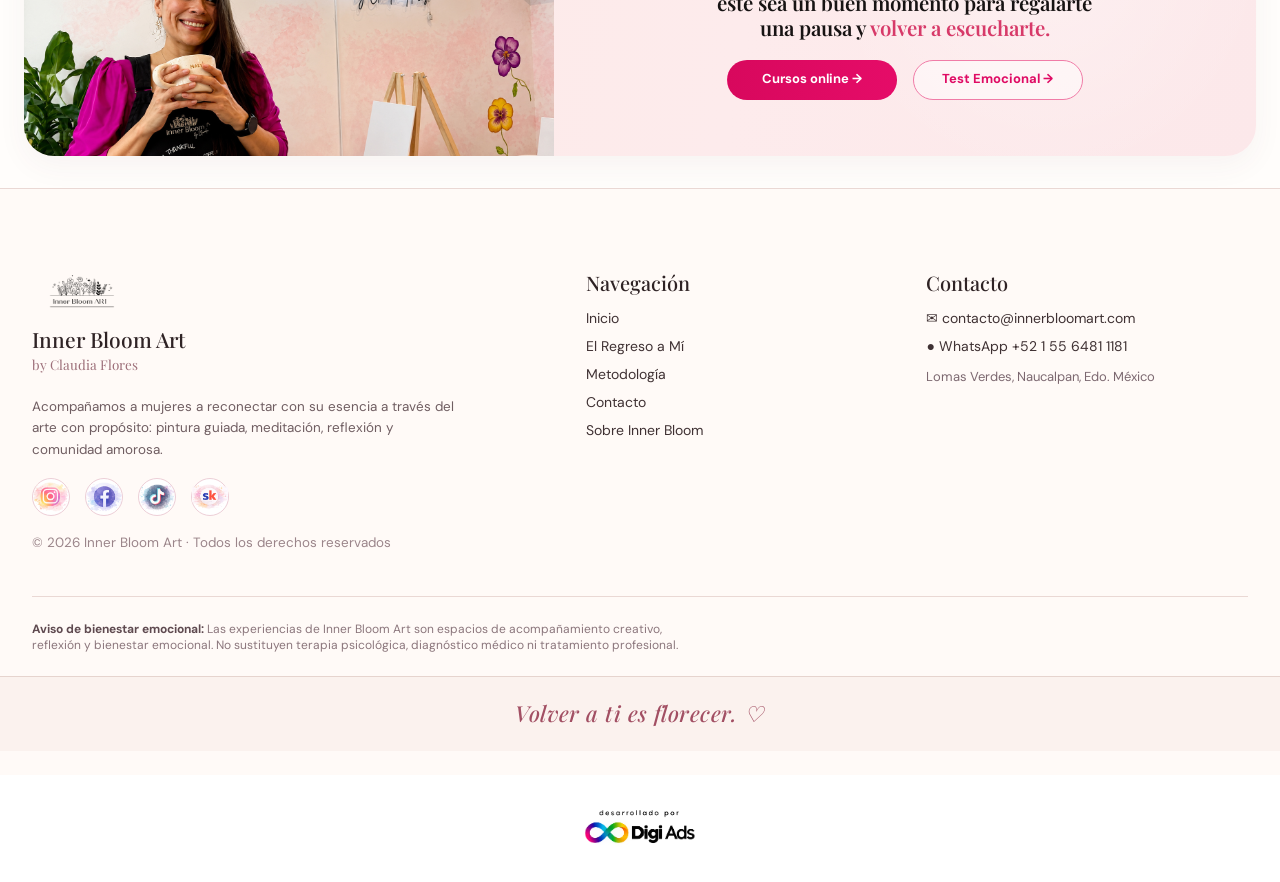
<file: curso-presencial.html>
<!DOCTYPE html>

<html lang="es">

<head>
<!-- Google Tag Manager -->
<script async src="https://www.googletagmanager.com/gtm.js?id=GTM-KLDCRH9Q"></script>
<script>
  window.dataLayer = window.dataLayer || [];
  function gtag(){dataLayer.push(arguments);}
  gtag('js', new Date());
</script>
<!-- End Google Tag Manager -->

    <!-- Meta Pixel Code -->
    <script>
        !function (f, b, e, v, n, t, s) {
            if (f.fbq) return; n = f.fbq = function () {
                n.callMethod ?
                n.callMethod.apply(n, arguments) : n.queue.push(arguments)
            };
            if (!f._fbq) f._fbq = n; n.push = n; n.loaded = !0; n.version = '2.0';
            n.queue = []; t = b.createElement(e); t.async = !0;
            t.src = v; s = b.getElementsByTagName(e)[0];
            s.parentNode.insertBefore(t, s)
        }(window, document, 'script',
            'https://connect.facebook.net/en_US/fbevents.js');
        fbq('init', '2056709538532065');
        fbq('track', 'PageView');
    </script>
    <!-- End Meta Pixel Code -->
    <meta charset="utf-8" />
    <meta content="width=device-width, initial-scale=1.0" name="viewport" />
    <meta content="Curso presencial El regreso a mí de Inner Bloom Art." name="description" />
    <title>Curso Presencial | Inner Bloom Art</title>
    <link href="https://fonts.googleapis.com" rel="preconnect" />
    <link crossorigin="" href="https://fonts.gstatic.com" rel="preconnect" />
    <link
        href="https://fonts.googleapis.com/css2?family=DM+Sans:wght@400;500;600;700&amp;family=Playfair+Display:ital,wght@0,500;0,600;0,700;1,500;1,600&amp;family=Sacramento&amp;display=swap"
        rel="stylesheet" />
    <link href="styles.css" rel="stylesheet" />
</head>

<body>
    <!-- Meta Pixel Code (noscript) -->
    <noscript><img height="1" width="1" style="display:none"
            src="https://www.facebook.com/tr?id=2056709538532065&ev=PageView&noscript=1" /></noscript>
    <!-- End Meta Pixel Code (noscript) -->
    <header class="site-header">
        <div class="container nav-wrap">
            <a aria-label="Inner Bloom Art" class="brand" href="index.html">
                <img alt="logo" src="assets/logo.gif" style="width: 150px;" />
            </a>
            <button aria-expanded="false" aria-label="Abrir menú" class="menu-toggle">☰</button>
            <nav aria-label="Navegación principal" class="main-nav">
                <a href="index.html">Inicio</a>
                <a href="sobre-clau.html">Sobre Clau</a>
                <a href="metodologia.html">Metodología</a>
                <a href="cursos-online.html">Cursos Online</a>
                <a href="flores-para-mi.html">Flores para mí</a>
                <a class="active" href="curso-presencial.html">Taller Presencial</a>
                <a href="contacto.html">Contacto</a>
            </nav>
            <div class="nav-actions">
                <a class="btn btn-outline btn-small" href="https://forms.gle/s3ftseDUeAhvk6Lq8">Test emocional ♡</a>
                <a class="btn btn-primary btn-small" href="https://wa.me/5215564811181" rel="noopener"
                    target="_blank">Escríbeme ◉</a>
            </div>
        </div>
    </header>
    <div aria-hidden="true" class="floral-decor-layer">
        <img alt="" class="floral-decor floral-right floral-lavender2 floral-1" src="assets/flower-lavender-sprig.png"
            style="--floral-top:16%" />
        <img alt="" class="floral-decor floral-left floral-pink floral-2" src="assets/flower-pink-cluster.png"
            style="--floral-top:48%" />
        <img alt="" class="floral-decor floral-right floral-sprig floral-3" src="assets/flower-green-sprig.png"
            style="--floral-top:73%" />
    </div>
    <main class="presencial-page">
        <section class="presencial-hero">
            <div class="container presencial-hero-grid">
                <div class="presencial-hero-image"><img alt="Mujeres viviendo un taller presencial de arte"
                        src="assets/hero-presencial-final.jpg" /></div>
                <div class="presencial-hero-copy">
                    <p class="eyebrow">CURSO PRESENCIAL</p>
                    <h1><span>El regreso a mí</span></h1>
                    <p class="lead">Un espacio para pausar, crear y volver a encontrarte contigo misma a través del
                        arte.</p>
                    <p>Una experiencia íntima donde la pintura, la reflexión y el acompañamiento crean un espacio seguro
                        para
                        escucharte, expresar lo que sientes y reconectar con tu esencia.</p>
                    <a class="btn btn-outline hero-reserve" href="https://wa.me/5215564811181">RESERVA TU LUGAR</a>
                    <span class="hero-heart">♡</span>
                </div>
            </div>
        </section>
        <section class="experience-section">
            <div class="container experience-grid">
                <div class="experience-intro">
                    <h2>¿Qué vivirás?</h2>
                    <div class="pink-rule left"></div>
                    <p>Más que un taller, es un espacio diseñado para que puedas bajar el ritmo, crear con calma y
                        reconectar
                        contigo misma.</p>
                </div>
                <article class="experience-card">
                    <div class="round-icon">
                        <center><img alt="Antes" src="assets/comunidad_icon.png" /></center>
                    </div>
                    <h3>Te sentirás segura<br />para expresarte</h3>
                    <p>Un espacio donde puedes ser tú misma, compartir lo que sientes y crear sin miedo a ser juzgada.
                    </p>
                </article>
                <article class="experience-card">
                    <div class="round-icon palette">
                        <center><img alt="Antes" src="assets/05_paleta.png" /></center>
                    </div>
                    <h3>El arte será tu<br />herramienta</h3>
                    <p>Cada ejercicio está pensado para ayudarte a conectar con tus emociones desde la creatividad.</p>
                </article>
                <article class="experience-card">
                    <div class="round-icon">
                        <center><img alt="Antes" src="assets/02_comunidad.png" /></center>
                    </div>
                    <h3>No vivirás este<br />proceso sola</h3>
                    <p>Compartirás este camino con un grupo pequeño de mujeres que también buscan reconectar consigo
                        mismas.</p>
                </article>
            </div>
        </section>
        <section class="journey-section">
            <div class="container">
                <h2>El recorrido de los 4 encuentros</h2>
                <div class="pink-rule"></div>
                <div class="journey-grid">
                    <article>
                        <div class="journey-art"><img alt="Antes" src="assets/01_flores_para_mi.png" /></div>
                        <h3>1. Flores para mí</h3>
                        <p>Aprende a elegirte sin culpa, trabaja tu autoestima y amar tu propio proceso.</p>
                    </article>
                    <article>
                        <div class="journey-art"><img alt="Antes" src="assets/02_rio_de_mi_vida.png" /></div>
                        <h3>2. Río de mi vida</h3>
                        <p>Sana tu historia y resignifica lo que has vivido.</p>
                    </article>
                    <article>
                        <div class="journey-art"><img alt="Antes" src="assets/03_fortaleza_de_luz.png" /></div>
                        <h3>3. Fortaleza de luz</h3>
                        <p>Reconoce tu fuerza interior integrando tus luces y sombras.</p>
                    </article>
                    <article>
                        <div class="journey-art"><img alt="Antes" src="assets/04_corazon_agradecido.png" /></div>
                        <h3>4. Corazón agradecido</h3>
                        <p>Conecta con la gratitud, vive en plenitud y en tiempo presente.</p>
                    </article>
                </div>
            </div>
        </section>
        <section class="receive-section">
            <div class="container receive-box">
                <h2>Todo lo que recibirás</h2>
                <div class="pink-rule"></div>
                <div class="receive-grid">
                    <article><img alt="" src="assets/icon-encuentros.png" />
                        <h3>4 encuentros<br />de 3 horas<br />cada uno</h3>
                        <p>Tiempo suficiente para vivir cada sesión sin prisas.</p>
                    </article>
                    <article><img alt="" src="assets/icon-materiales.png" />
                        <h3>Todos los<br />materiales<br />incluidos</h3>
                        <p>Solo llega con ganas de regalarte este espacio.</p>
                    </article>
                    <article><img alt="" src="assets/icon-workbook.png" />
                        <h3>Workbook<br />para tu<br />proceso</h3>
                        <p>Para integrar lo vivido antes, durante y después del curso.</p>
                    </article>
                    <article><img alt="" src="assets/icon-acompanamiento.png" />
                        <h3>Acompañamiento<br />cercano de<br />Clau</h3>
                        <p>Una guía presente y amorosa durante todo tu proceso.</p>
                    </article>
                    <article><img alt="" src="assets/icon-grupo.png" />
                        <h3>Grupo<br />reducido</h3>
                        <p>Un espacio íntimo que favorece la confianza y la conexión.</p>
                    </article>
                    <article><img alt="" src="assets/icon-espacio.png" />
                        <h3>Espacio de<br />contención<br />y comunidad</h3>
                        <p>Para seguir acompañada incluso después del curso.</p>
                    </article>
                </div>
            </div>
        </section>
        <section class="info-section" id="informacion">
            <div class="container">
                <h2>Lo que necesitas saber</h2>
                <div class="pink-rule"></div>
                <div class="info-grid">
                    <article class="info-card dates">
                        <h3>▣ <span>Fechas</span></h3>
                        <p>Próximas ediciones:</p>
                        <ul>
                            <li>Julio 2025</li>
                            <li>Agosto 2025</li>
                            <li>Septiembre 2025</li>
                        </ul>
                    </article>
                    <article class="info-card location">
                        <h3>⌖ <span>Ubicación</span></h3>
                        <p>Lomas Verdes,<br />Naucalpan de Juárez,<br />Estado de México.</p>
                        <hr />
                        <p>A 5 min de Periférico Norte.</p>
                    </article>
                    <article class="info-card investment">
                        <h3>♡ <span>Inversión</span></h3><strong>$5,500 <small>MXN</small></strong>
                        <ul>
                            <li>50% para reservar tu lugar</li>
                            <li>50% antes de iniciar el primer encuentro</li>
                            <li>Meses sin intereses disponibles</li>
                        </ul><b>Cupo limitado</b>
                    </article>
                    <article class="info-card schedule">
                        <h3>◷ <span>Horarios</span></h3>
                        <p><b>Jueves</b><br />de 6:00 a 9:00 pm</p>
                        <hr />
                        <p><b>Sábados</b><br />de 11:00 am a 2:00 pm</p>
                    </article>
                </div>
            </div>
        </section>
        <section class="testimonials-section">
            <div class="container">
                <h2>Ellas también decidieron volver a sí mismas <span>♡</span></h2>
                <div class="testimonials-grid">
                    <img alt="Testimonio de Valeria" src="assets/testimonio-valeria.png" /><img
                        alt="Testimonio de Diana" src="assets/testimonio-diana.png" /><img
                        alt="Testimonio de María Elena" src="assets/testimonio-maria.png" /><img
                        alt="Testimonio de Caro" src="assets/testimonio-caro.png" />
                </div>
            </div>
        </section>
        <section class="unified-cta" id="contacto">
            <div class="container unified-cta-box">
                <div class="unified-cta-image"><img alt="Clau Flores con una taza" src="assets/cta-final-crisp.jpg" />
                </div>
                <div class="unified-cta-content">
                    <h2>Si algo dentro <span>de ti</span> te trajo hasta aquí, quizá<br />este sea un buen momento para
                        regalarte<br />una pausa y <span>volver a escucharte.</span></h2>
                    <div class="unified-cta-actions">
                        <a class="btn btn-primary" href="cursos-online.html">Cursos online →</a>
                        <a class="btn btn-outline" href="https://forms.gle/s3ftseDUeAhvk6Lq8">Test Emocional →</a>
                    </div>
                </div>
            </div>
        </section>
    </main>
    <footer class="site-footer premium-footer">
        <div class="container premium-footer-grid">
            <section aria-label="Inner Bloom Art" class="premium-footer-brand">
                <img alt="Inner Bloom Art" src="assets/logo.gif" style="width: 100px;" />
                <h3>Inner Bloom Art</h3>
                <p class="premium-footer-by">by Claudia Flores</p>
                <p class="premium-footer-description">Acompañamos a mujeres a reconectar con su esencia a través del
                    arte con propósito: pintura guiada, meditación, reflexión y comunidad amorosa.</p>
                <div aria-label="Redes sociales" class="premium-footer-socials">
                    <a aria-label="Instagram" href="https://www.instagram.com/claudiaflores_innerbloomart/"><img
                            alt="Instagram" src="assets/instagram.png" /></a>
                    <a aria-label="Facebook" href="https://web.facebook.com/profile.php?id=61566889501845"><img
                            alt="Facebook" src="assets/facebook.png" /></a>
                    <a aria-label="TikTok" href="https://www.tiktok.com/@innerbloomart"><img alt="TikTok"
                            src="assets/tiktok.png" /></a>
                    <a aria-label="Skool" href="https://www.skool.com/innerbloomart-by-clau-flores-6069/about"><img
                            alt="Skool" src="assets/iconskool.png" /></a>
                </div>
                <p class="premium-footer-copy">© 2026 Inner Bloom Art · Todos los derechos reservados</p>
            </section>
            <nav aria-label="Navegación del pie de página" class="premium-footer-nav">
                <h3>Navegación</h3>
                <a href="index.html">Inicio</a>
                <a href="curso-presencial.html">El Regreso a Mí</a>
                <a href="metodologia.html">Metodología</a>
                <a href="contacto.html">Contacto</a>
                <a href="sobre-clau.html">Sobre Inner Bloom</a>
            </nav>
            <section class="premium-footer-contact">
                <h3>Contacto</h3>
                <a href="mailto:contacto@innerbloomart.com">✉ contacto@innerbloomart.com</a>
                <a href="https://wa.me/5215564811181">● WhatsApp +52 1 55 6481 1181</a>
                <p>Lomas Verdes, Naucalpan, Edo. México</p>
            </section>
        </div>
        <div class="container premium-footer-legal">
            <p><strong>Aviso de bienestar emocional:</strong> Las experiencias de Inner Bloom Art son espacios de
                acompañamiento creativo, reflexión y bienestar emocional. No sustituyen terapia psicológica, diagnóstico
                médico ni tratamiento profesional.</p>
        </div>
        <div class="premium-footer-signature">
            <div class="container premium-footer-signature-inner">
                <a aria-label="Ir al inicio" class="premium-footer-mini-brand" href="index.html">
                </a>
                <p>Volver a ti es florecer. ♡</p>
                <div aria-label="Redes sociales" class="premium-footer-signature-socials">
                </div>
            </div>
        </div>
    </footer>
    <!-- Firma de Digi Ads centrada debajo del footer -->
    <div class="digi-ads-credit" style="width:100%; display:flex; justify-content:center; align-items:center; padding:18px 16px 22px; background:#fff; box-sizing:border-box;">
        <img src="assets/digi_ads_transparente_negro.png" alt="Digi Ads" style="display:block; width:200px; max-width:45vw; height:auto;">
    </div>
    <script src="script.js"></script>
</body>

</html>
</file>
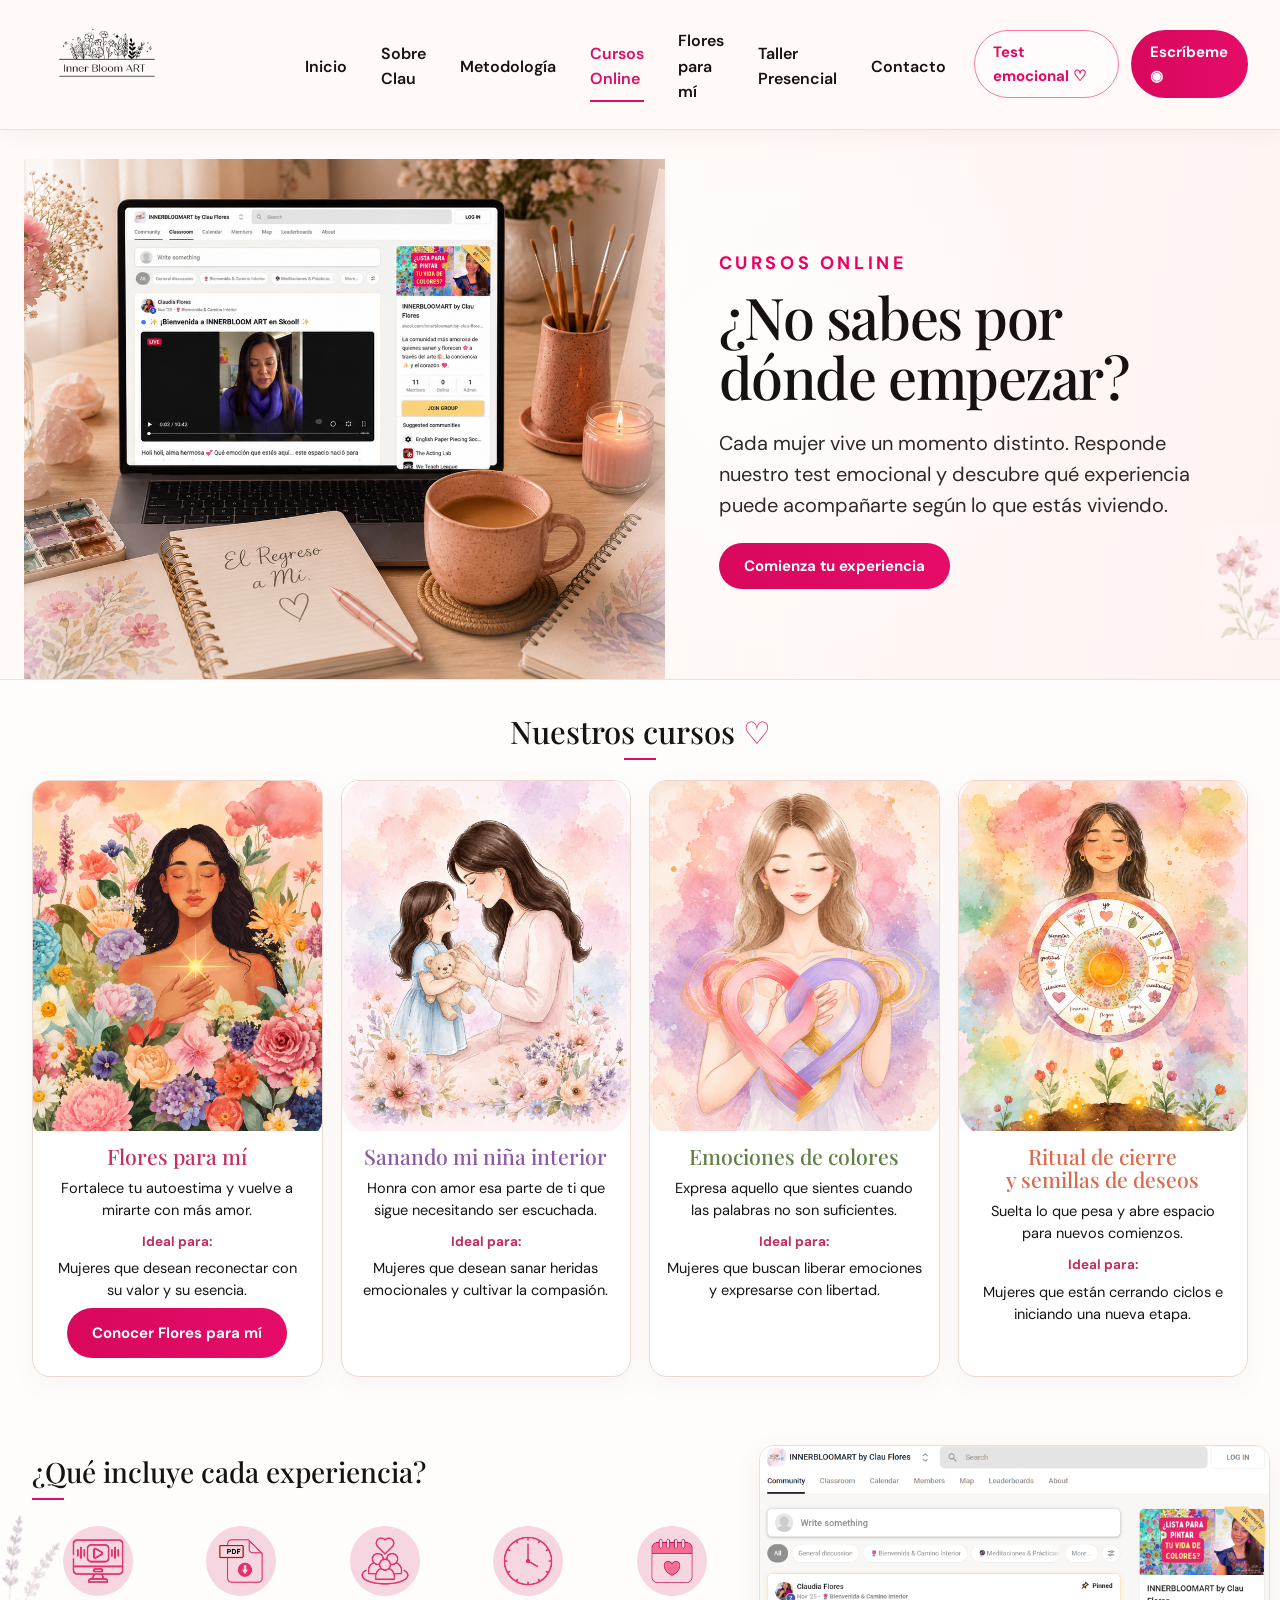
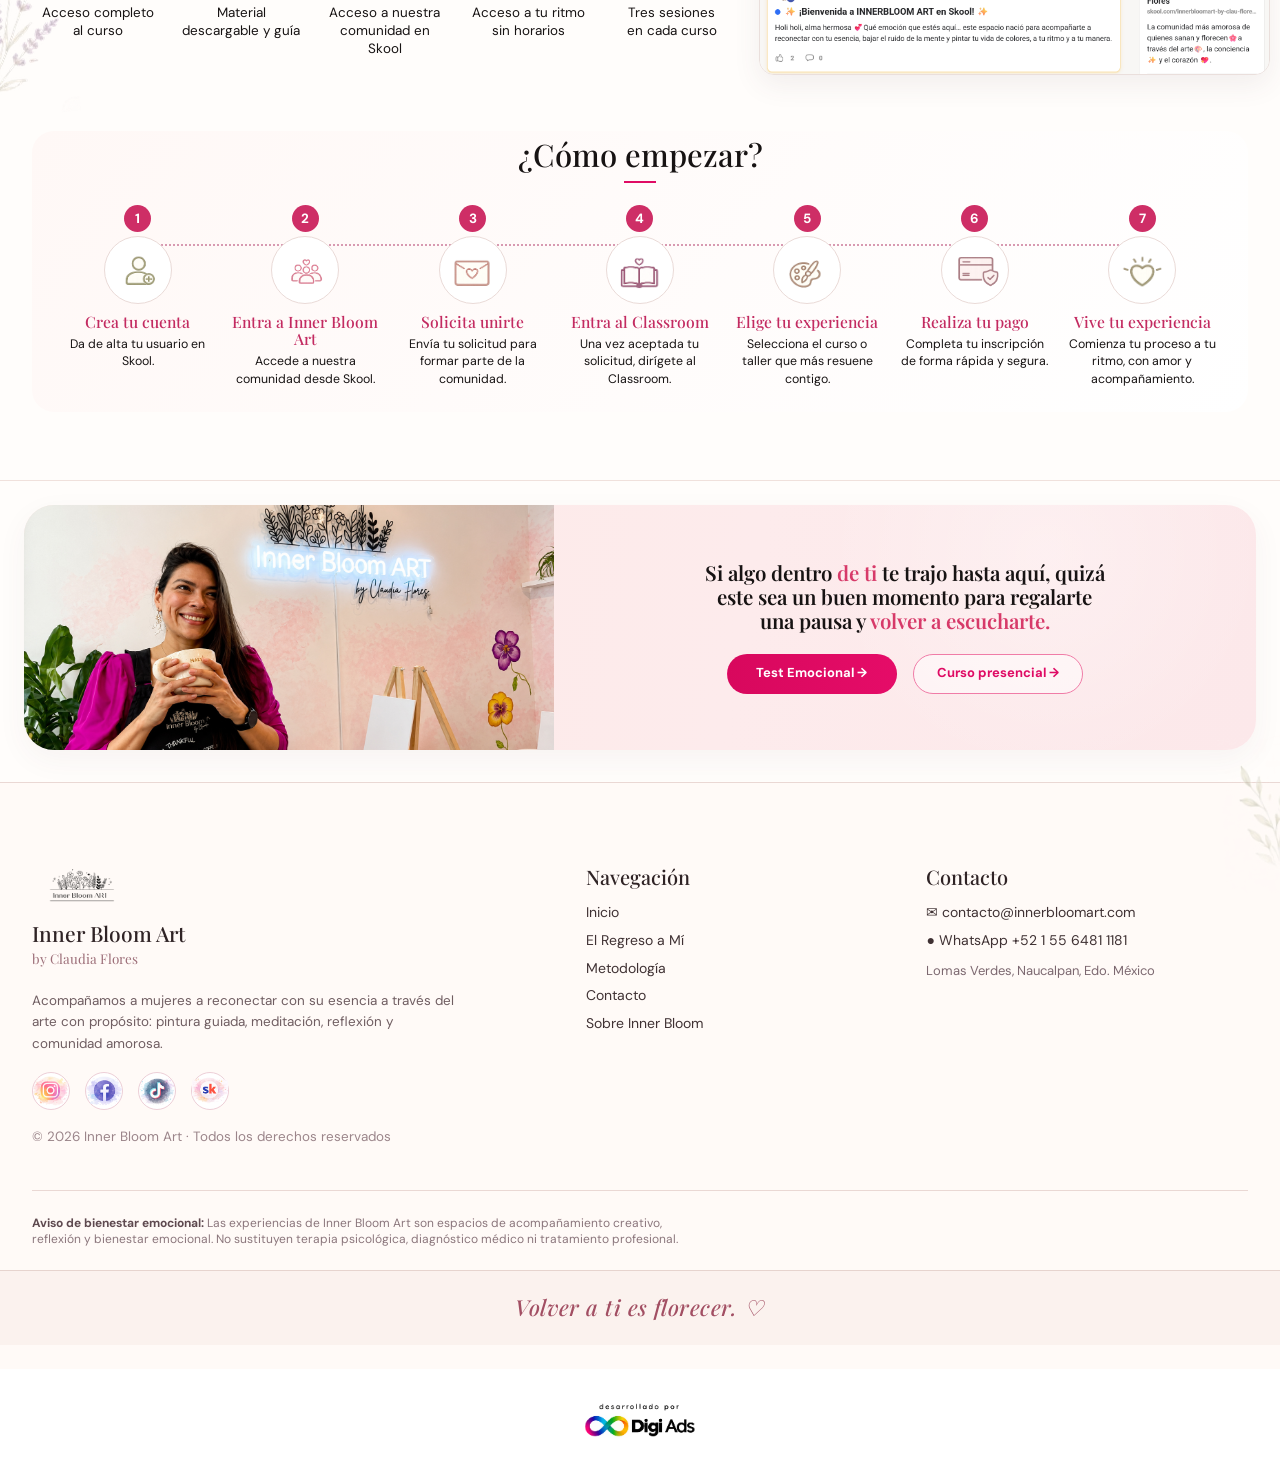
<file: cursos-online.html>
<!DOCTYPE html>

<html lang="es">

<head>
<!-- Google Tag Manager -->
<script async src="https://www.googletagmanager.com/gtm.js?id=GTM-KLDCRH9Q"></script>
<script>
  window.dataLayer = window.dataLayer || [];
  function gtag(){dataLayer.push(arguments);}
  gtag('js', new Date());
</script>
<!-- End Google Tag Manager -->

    <!-- Meta Pixel Code -->
    <script>
        !function (f, b, e, v, n, t, s) {
            if (f.fbq) return; n = f.fbq = function () {
                n.callMethod ?
                n.callMethod.apply(n, arguments) : n.queue.push(arguments)
            };
            if (!f._fbq) f._fbq = n; n.push = n; n.loaded = !0; n.version = '2.0';
            n.queue = []; t = b.createElement(e); t.async = !0;
            t.src = v; s = b.getElementsByTagName(e)[0];
            s.parentNode.insertBefore(t, s)
        }(window, document, 'script',
            'https://connect.facebook.net/en_US/fbevents.js');
        fbq('init', '2056709538532065');
        fbq('track', 'PageView');
    </script>
    <!-- End Meta Pixel Code -->
    <meta charset="utf-8" />
    <meta content="width=device-width, initial-scale=1.0" name="viewport" />
    <meta content="Cursos online de Inner Bloom Art para reconectar contigo a través del arte." name="description" />
    <title>Cursos Online | Inner Bloom Art</title>
    <link href="https://fonts.googleapis.com" rel="preconnect" />
    <link crossorigin="" href="https://fonts.gstatic.com" rel="preconnect" />
    <link
        href="https://fonts.googleapis.com/css2?family=DM+Sans:wght@400;500;600;700&amp;family=Playfair+Display:ital,wght@0,500;0,600;0,700;1,500;1,600&amp;family=Sacramento&amp;display=swap"
        rel="stylesheet" />
    <link href="styles.css" rel="stylesheet" />
</head>

<body>
    <!-- Meta Pixel Code (noscript) -->
    <noscript><img height="1" width="1" style="display:none"
            src="https://www.facebook.com/tr?id=2056709538532065&ev=PageView&noscript=1" /></noscript>
    <!-- End Meta Pixel Code (noscript) -->
    <header class="site-header">
        <div class="container nav-wrap">
            <a aria-label="Inner Bloom Art" class="brand" href="index.html">
                <img alt="logo" src="assets/logo.gif" style="width: 150px;" />
            </a>
            <button aria-expanded="false" aria-label="Abrir menú" class="menu-toggle">☰</button>
            <nav aria-label="Navegación principal" class="main-nav">
                <a href="index.html">Inicio</a>
                <a href="sobre-clau.html">Sobre Clau</a>
                <a href="metodologia.html">Metodología</a>
                <a class="active" href="cursos-online.html">Cursos Online</a>
                <a href="flores-para-mi.html">Flores para mí</a>
                <a href="curso-presencial.html">Taller Presencial</a>
                <a href="contacto.html">Contacto</a>
            </nav>
            <div class="nav-actions">
                <a class="btn btn-outline btn-small" href="https://forms.gle/s3ftseDUeAhvk6Lq8">Test emocional ♡</a>
                <a class="btn btn-primary btn-small" href="https://wa.me/5215564811181" rel="noopener"
                    target="_blank">Escríbeme ◉</a>
            </div>
        </div>
    </header>
    <div aria-hidden="true" class="floral-decor-layer">
        <img alt="" class="floral-decor floral-right floral-pink floral-1" src="assets/flower-pink-cluster.png"
            style="--floral-top:17%" />
        <img alt="" class="floral-decor floral-left floral-lavender floral-2" src="assets/flower-lavender-tall.png"
            style="--floral-top:48%" />
        <img alt="" class="floral-decor floral-right floral-sprig floral-3" src="assets/flower-green-sprig.png"
            style="--floral-top:76%" />
    </div>
    <main class="online-page">
        <section class="online-hero"><br>
            <div class="container online-hero-grid">
                <div class="hero-image-wrap"><img alt="Curso online de Inner Bloom Art mostrado en una laptop"
                        src="assets/hero-cursos-online-final.png" /></div>
                <div class="online-hero-copy">
                    <p class="eyebrow">CURSOS ONLINE</p>
                    <h1>¿No sabes por dónde empezar?</h1>
                    <p>Cada mujer vive un momento distinto. Responde nuestro test emocional y descubre qué experiencia
                        puede
                        acompañarte según lo que estás viviendo.</p>
                    <a class="btn btn-primary hero-btn" href="https://www.skool.com/innerbloomart-by-clau-flores-6069/classroom">Comienza tu experiencia</a>
                </div>
            </div>
        </section>
        <section class="courses-section" id="cursos">
            <div class="container">
                <h2>Nuestros cursos <span>♡</span></h2>
                <div class="pink-rule"></div>
                <div class="courses-grid">
                    <article class="course-card"><img alt="Curso Flores para mí" src="assets/flores-para-mi.png" />
                        <div class="course-body">
                            <h3>Flores para mí</h3>
                            <p>Fortalece tu autoestima y vuelve a mirarte con más amor.</p><strong>Ideal para:</strong>
                            <p>Mujeres que desean reconectar con su valor y su esencia.</p>
                            <a class="btn btn-primary" href="flores-para-mi.html">Conocer Flores para mí</a>
                        </div>
                    </article>
                    <article class="course-card"><img alt="Curso Sanando mi niña interior"
                            src="assets/sanando-nina-interior.png" />
                        <div class="course-body">
                            <h3>Sanando mi niña interior</h3>
                            <p>Honra con amor esa parte de ti que sigue necesitando ser escuchada.</p><strong>Ideal
                                para:</strong>
                            <p>Mujeres que desean sanar heridas emocionales y cultivar la compasión.</p>
                        </div>
                    </article>
                    <article class="course-card"><img alt="Curso Emociones de colores"
                            src="assets/emociones-colores.png" />
                        <div class="course-body">
                            <h3>Emociones de colores</h3>
                            <p>Expresa aquello que sientes cuando las palabras no son suficientes.</p><strong>Ideal
                                para:</strong>
                            <p>Mujeres que buscan liberar emociones y expresarse con libertad.</p>
                        </div>
                    </article>
                    <article class="course-card"><img alt="Curso Ritual de cierre y semillas de deseos"
                            src="assets/ritual-cierre.png" />
                        <div class="course-body">
                            <h3>Ritual de cierre<br />y semillas de deseos</h3>
                            <p>Suelta lo que pesa y abre espacio para nuevos comienzos.</p><strong>Ideal para:</strong>
                            <p>Mujeres que están cerrando ciclos e iniciando una nueva etapa.</p>
                        </div>
                    </article>
                </div>
            </div>
        </section>
        <section class="includes-section">
            <div class="container includes-grid">
                <div>
                    <h2>¿Qué incluye cada experiencia?</h2>
                    <div class="pink-rule left"></div>
                    <div class="benefits-grid">
                        <article><img alt="" src="assets/icon-acceso.png" />
                            <p>Acceso completo<br />al curso</p>
                        </article>
                        <article><img alt="" src="assets/icon-material.png" />
                            <p>Material<br />descargable y guía</p>
                        </article>
                        <article><img alt="" src="assets/icon-comunidad.png" />
                            <p>Acceso a nuestra<br />comunidad en Skool</p>
                        </article>
                        <article><img alt="" src="assets/icon-ritmo.png" />
                            <p>Acceso a tu ritmo<br />sin horarios</p>
                        </article>
                        <article><img alt="" src="assets/icon-sesiones.png" />
                            <p>Tres sesiones<br />en cada curso</p>
                        </article>
                    </div>
                </div>
                <div class="skool-shot"><img alt="Vista de la comunidad Inner Bloom Art en Skool"
                        src="assets/skool.png" /></div>
            </div>
        </section>
        <section class="steps-section">
            <div class="container steps-box">
                <h2>¿Cómo empezar?</h2>
                <div class="pink-rule"></div>
                <div class="steps-line"></div>
                <div class="steps-grid">
                    <article><span>1</span>
                        <div>
                            <center><img alt="Antes" src="assets/01_usuario.png" style="width: 40px;" /></center>
                        </div>
                        <h3>Crea tu cuenta</h3>
                        <p>Da de alta tu usuario en Skool.</p>
                    </article>
                    <article><span>2</span>
                        <div>
                            <center><img alt="Antes" src="assets/02_comunidad.png" style="width: 40px;" /></center>
                        </div>
                        <h3>Entra a Inner Bloom Art</h3>
                        <p>Accede a nuestra comunidad desde Skool.</p>
                    </article>
                    <article><span>3</span>
                        <div>
                            <center><img alt="Antes" src="assets/03_correo.png" style="width: 50px;" /></center>
                        </div>
                        <h3>Solicita unirte</h3>
                        <p>Envía tu solicitud para formar parte de la comunidad.</p>
                    </article>
                    <article><span>4</span>
                        <div>
                            <center><img alt="Antes" src="assets/04_libro.png" style="width: 50px;" /></center>
                        </div>
                        <h3>Entra al Classroom</h3>
                        <p>Una vez aceptada tu solicitud, dirígete al Classroom.</p>
                    </article>
                    <article><span>5</span>
                        <div>
                            <center><img alt="Antes" src="assets/05_paleta.png" style="width: 50px;" /></center>
                        </div>
                        <h3>Elige tu experiencia</h3>
                        <p>Selecciona el curso o taller que más resuene contigo.</p>
                    </article>
                    <article><span>6</span>
                        <div>
                            <center><img alt="Antes" src="assets/07_cobro.png" style="width: 100px;" /></center>
                        </div>
                        <h3>Realiza tu pago</h3>
                        <p>Completa tu inscripción de forma rápida y segura.</p>
                    </article>
                    <article><span>7</span>
                        <div>
                            <center><img alt="Antes" src="assets/06_corazon.png" style="width: 60px;" /></center>
                        </div>
                        <h3>Vive tu experiencia</h3>
                        <p>Comienza tu proceso a tu ritmo, con amor y acompañamiento.</p>
                    </article>
                </div>
            </div>
        </section>
        <section class="unified-cta" id="contacto">
            <div class="container unified-cta-box">
                <div class="unified-cta-image"><img alt="Clau Flores con una taza" src="assets/cta-final-crisp.jpg" />
                </div>
                <div class="unified-cta-content">
                    <h2>Si algo dentro <span>de ti</span> te trajo hasta aquí, quizá<br />este sea un buen momento para
                        regalarte<br />una pausa y <span>volver a escucharte.</span></h2>
                    <div class="unified-cta-actions">
                        <a class="btn btn-primary" href="https://forms.gle/s3ftseDUeAhvk6Lq8">Test Emocional →</a>
                        <a class="btn btn-outline" href="curso-presencial.html">Curso presencial →</a>
                    </div>
                </div>
            </div>
        </section>
    </main>
    <footer class="site-footer premium-footer">
        <div class="container premium-footer-grid">
            <section aria-label="Inner Bloom Art" class="premium-footer-brand">
                <img alt="Inner Bloom Art" src="assets/logo.gif" style="width: 100px;" />
                <h3>Inner Bloom Art</h3>
                <p class="premium-footer-by">by Claudia Flores</p>
                <p class="premium-footer-description">Acompañamos a mujeres a reconectar con su esencia a través del
                    arte con propósito: pintura guiada, meditación, reflexión y comunidad amorosa.</p>
                <div aria-label="Redes sociales" class="premium-footer-socials">
                    <a aria-label="Instagram" href="https://www.instagram.com/claudiaflores_innerbloomart/"><img
                            alt="Instagram" src="assets/instagram.png" /></a>
                    <a aria-label="Facebook" href="https://web.facebook.com/profile.php?id=61566889501845"><img
                            alt="Facebook" src="assets/facebook.png" /></a>
                    <a aria-label="TikTok" href="https://www.tiktok.com/@innerbloomart"><img alt="TikTok"
                            src="assets/tiktok.png" /></a>
                    <a aria-label="Skool" href="https://www.skool.com/innerbloomart-by-clau-flores-6069/about"><img
                            alt="Skool" src="assets/iconskool.png" /></a>
                </div>
                <p class="premium-footer-copy">© 2026 Inner Bloom Art · Todos los derechos reservados</p>
            </section>
            <nav aria-label="Navegación del pie de página" class="premium-footer-nav">
                <h3>Navegación</h3>
                <a href="index.html">Inicio</a>
                <a href="curso-presencial.html">El Regreso a Mí</a>
                <a href="metodologia.html">Metodología</a>
                <a href="contacto.html">Contacto</a>
                <a href="sobre-clau.html">Sobre Inner Bloom</a>
            </nav>
            <section class="premium-footer-contact">
                <h3>Contacto</h3>
                <a href="mailto:contacto@innerbloomart.com">✉ contacto@innerbloomart.com</a>
                <a href="https://wa.me/5215564811181">● WhatsApp +52 1 55 6481 1181</a>
                <p>Lomas Verdes, Naucalpan, Edo. México</p>
            </section>
        </div>
        <div class="container premium-footer-legal">
            <p><strong>Aviso de bienestar emocional:</strong> Las experiencias de Inner Bloom Art son espacios de
                acompañamiento creativo, reflexión y bienestar emocional. No sustituyen terapia psicológica, diagnóstico
                médico ni tratamiento profesional.</p>
        </div>
        <div class="premium-footer-signature">
            <div class="container premium-footer-signature-inner">
                <a aria-label="Ir al inicio" class="premium-footer-mini-brand" href="index.html">
                </a>
                <p>Volver a ti es florecer. ♡</p>
                <div aria-label="Redes sociales" class="premium-footer-signature-socials">
                </div>
            </div>
        </div>
    </footer>
    <!-- Firma de Digi Ads centrada debajo del footer -->
    <div class="digi-ads-credit" style="width:100%; display:flex; justify-content:center; align-items:center; padding:18px 16px 22px; background:#fff; box-sizing:border-box;">
        <img src="assets/digi_ads_transparente_negro.png" alt="Digi Ads" style="display:block; width:200px; max-width:45vw; height:auto;">
    </div>
    <script src="script.js"></script>
</body>

</html>
</file>
<file: styles.css>
/* =========================================================
   SOURCE: styles.css
   ========================================================= */

:root {
  --bg: #fffaf7;
  --paper: #fffdfb;
  --ink: #171313;
  --muted: #5d5653;
  --pink: #df0b64;
  --pink2: #f02d79;
  --soft-pink: #fde8e8;
  --line: #eadbd4;
  --purple: #8a3ac8;
  --orange: #fb6a0b;
  --shadow: 0 12px 30px rgba(76, 31, 31, .08);
  --serif: 'Playfair Display', Georgia, serif;
  --sans: 'DM Sans', Arial, sans-serif;
}

* {
  box-sizing: border-box
}

html {
  scroll-behavior: smooth
}

body {
  margin: 0;
  background: var(--bg);
  color: var(--ink);
  font-family: var(--sans);
  font-size: 17.92px;
  line-height: 1.6
}

img {
  display: block;
  max-width: 100%
}

a {
  text-decoration: none;
  color: inherit
}

.container {
  width: min(1480px, calc(100% - 48px));
  margin-inline: auto
}

.site-header {
  position: sticky;
  top: 0;
  z-index: 100;
  background: rgba(255, 250, 247, .94);
  backdrop-filter: blur(12px);
  border-bottom: 1px solid rgba(234, 219, 212, .8)
}

.nav-wrap {
  min-height: 82px;
  display: flex;
  align-items: center;
  gap: 28px
}

.brand {
  display: flex;
  align-items: center;
  gap: 12px;
  min-width: 245px
}

.brand-mark {
  font-size: 44px;
  line-height: 1
}

.brand strong {
  font: 600 22px/1.05 var(--serif);
  display: block
}

.brand small {
  font-size: 12.32px;
  letter-spacing: .06em
}

.main-nav {
  display: flex;
  align-items: center;
  justify-content: center;
  gap: 34px;
  flex: 1;
  font-size: 15.68px;
  font-weight: 600
}

.main-nav a {
  position: relative;
  padding: 28px 0 24px
}

.main-nav a.active,
.main-nav a:hover {
  color: var(--pink)
}

.main-nav a.active:after {
  content: "";
  position: absolute;
  left: 0;
  right: 0;
  bottom: 14px;
  height: 2px;
  background: var(--pink)
}

.nav-actions {
  display: flex;
  gap: 12px
}

.menu-toggle {
  display: none;
  background: none;
  border: 0;
  font-size: 26px
}

.btn {
  min-height: 50px;
  padding: 12px 24px;
  border-radius: 999px;
  display: inline-flex;
  align-items: center;
  justify-content: center;
  gap: 10px;
  font-weight: 700;
  font-size: 15.68px;
  transition: .25s ease;
  border: 1.5px solid transparent
}

.btn:hover {
  transform: translateY(-2px);
  box-shadow: 0 8px 22px rgba(223, 11, 100, .15)
}

.btn-primary {
  background: linear-gradient(90deg, #d8085d, #e50c68);
  color: white
}

.btn-outline {
  border-color: #f07ca7;
  color: var(--pink);
  background: rgba(255, 255, 255, .45)
}

.btn-small {
  min-height: 42px;
  padding: 9px 18px;
  font-size: 14.56px
}

.hero {
  overflow: hidden;
  border-bottom: 1px solid var(--line)
}

.hero-grid {
  display: grid;
  grid-template-columns: 40% 60%;
  min-height: 620px;
  align-items: center
}

.hero-copy {
  padding: 72px 0 38px 36px;
  position: relative;
  z-index: 2
}

h1,
h2,
h3 {
  margin: 0;
  font-family: var(--serif);
  font-weight: 500;
  line-height: 1.1
}

h1 {
  font-size: clamp(52px, 5.2vw, 84px);
  letter-spacing: -.03em
}

h1 span,
.about-method h2 span,
.clau-copy h2 span {
  color: var(--pink)
}

.hero-copy>p {
  font-size: 20.16px;
  max-width: 620px;
  margin: 28px 0 28px;
  color: #302b29
}

.hero-actions {
  display: flex;
  gap: 24px;
  flex-wrap: wrap
}

.hero-features {
  display: grid;
  grid-template-columns: repeat(4, 1fr);
  margin-top: 56px;
  font-size: 12.32px;
  font-weight: 600;
  text-align: center;
  max-width: 700px
}

.hero-features span {
  padding: 0 18px;
  border-right: 1px solid var(--line)
}

.hero-features span:first-child {
  padding-left: 0
}

.hero-features span:last-child {
  border-right: 0
}

.hero-art {
  height: 620px;
  position: relative;
  display: flex;
  align-items: flex-end;
  justify-content: center
}

.hero-art img {
  width: 100%;
  height: 100%;
  object-fit: contain;
  object-position: center bottom;
  position: relative;
  z-index: 2
}

.watercolor {
  position: absolute;
  border-radius: 50%;
  filter: blur(30px);
  opacity: .34
}

.wash-one {
  width: 70%;
  height: 70%;
  background: #ffb5c7;
  right: 6%;
  top: 10%
}

.wash-two {
  width: 35%;
  height: 45%;
  background: #ffd7ca;
  left: 15%;
  bottom: 5%
}

.section-line {
  border-bottom: 1px solid var(--line)
}

.fit-section {
  padding: 26px 0 36px;
  background: #fffdfb
}

.fit-section h2,
.faq h2 {
  text-align: center;
  font-size: 31px
}

.pink-rule {
  width: 32px;
  height: 2px;
  background: var(--pink);
  margin: 10px auto 20px
}

.fit-grid {
  display: grid;
  grid-template-columns: repeat(5, 1fr)
}

.fit-grid article {
  padding: 6px 35px;
  text-align: center;
  font-size: 15.68px;
  font-weight: 600;
  line-height: 1.7;
  border-right: 1px solid var(--line)
}

.fit-grid article:last-child {
  border: 0
}

.split-section {
  display: grid;
  grid-template-columns: 40% 60%;
  background: var(--paper)
}

.split-panel {
  min-width: 0
}

.split-panel+.split-panel {
  border-left: 1px solid var(--line)
}

.inner-narrow {
  padding: 28px 55px 40px;
  text-align: center
}

.inner-wide {
  padding: 22px 34px 28px
}

.about-method h2,
.pathways h2,
.process-panel h2 {
  font-size: 34px;
  text-align: center
}

.about-method p {
  max-width: 430px;
  margin: 22px auto 28px;
  font-size: 15.68px
}

.method-icons {
  display: grid;
  grid-template-columns: repeat(5, 1fr);
  gap: 14px;
  align-items: start
}

.method-icons img {
  height: 48px;
  width: 54px;
  object-fit: contain;
  margin: 0 auto 8px
}

.method-icons span {
  font-size: 12.32px;
  font-weight: 600;
  line-height: 1.35
}

.text-link {
  display: inline-flex;
  margin-top: 24px;
  color: var(--pink);
  font-weight: 700
}

.section-subtitle {
  text-align: center;
  margin: 4px 0 12px;
  font-size: 14.56px
}

.cards-grid {
  display: grid;
  grid-template-columns: repeat(3, 1fr);
  gap: 24px
}

.path-card {
  background: #fff;
  border: 1px solid var(--line);
  border-radius: 16px;
  overflow: hidden;
  box-shadow: 0 6px 18px rgba(75, 37, 31, .04)
}

.path-card img {
  width: 100%;
  aspect-ratio: 1.48/1;
  object-fit: cover
}

.card-body {
  text-align: center;
  padding: 10px 18px 18px
}

.card-body h3 {
  font-size: 23.52px;
  margin-bottom: 10px
}

.card-body p {
  font-size: 13.44px;
  min-height: 78px;
  margin: 0 0 12px
}

.card-btn {
  min-height: 40px;
  width: 80%;
  color: #fff
}

.purple h3 {
  color: var(--purple)
}

.purple .card-btn {
  background: linear-gradient(90deg, #9b4bd0, #7b39bd)
}

.orange h3 {
  color: #ef6b25
}

.orange .card-btn {
  background: linear-gradient(90deg, #ff7c0d, #ff5f00)
}

.pink h3 {
  color: var(--pink)
}

.pink .card-btn {
  background: linear-gradient(90deg, #e72b77, #df0b64)
}

.story-process {
  grid-template-columns: 48% 52%
}

.clau-panel {
  display: grid;
  grid-template-columns: 52% 48%;
  min-height: 355px;
  overflow: hidden
}

.clau-photo {
  width: 100%;
  height: 100%;
  object-fit: cover;
  object-position: center top
}

.clau-copy {
  padding: 24px 26px 20px
}

.clau-copy h2 {
  font-size: 33px
}

.clau-copy p {
  font-size: 13.44px;
  line-height: 1.8
}

.clau-copy .btn {
  min-height: 40px;
  padding: 8px 18px;
  margin-top: 4px
}

.process-panel .inner-wide {
  padding-top: 28px
}

.process-grid {
  display: grid;
  grid-template-columns: repeat(4, 1fr);
  gap: 22px;
  margin-top: 30px;
  text-align: center
}

.process-grid article {
  position: relative
}

.process-grid article:not(:last-child):after {
  content: "······";
  position: absolute;
  right: -30px;
  top: 23px;
  letter-spacing: 3px;
  color: #aaa
}

.process-icon {
  width: 76px;
  height: 76px;
  border-radius: 50%;
  background: #fbe9e7;
  margin: auto;
  display: grid;
  place-items: center;
  border: 1px solid #ead8d0;
  font-size: 34px
}

.process-icon.lotus {
  color: var(--pink)
}

.step {
  width: 25px;
  height: 25px;
  border-radius: 50%;
  background: var(--pink);
  color: #fff;
  font-size: 13.44px;
  font-weight: 700;
  display: grid;
  place-items: center;
  margin: -2px auto 10px
}

.process-grid h3 {
  font-family: var(--sans);
  font-size: 13.44px;
  font-weight: 700;
  line-height: 1.5
}

.process-grid p {
  font-size: 12.32px;
  line-height: 1.6
}

.faq {
  padding: 16px 0 22px;
  background: #fffdfb
}

.faq-grid {
  display: grid;
  grid-template-columns: 1fr 1fr;
  gap: 8px 36px;
  max-width: 980px;
  margin: auto
}

.faq details {
  border: 1px solid var(--line);
  border-radius: 999px;
  background: #fff;
  padding: 8px 18px
}

.faq summary {
  cursor: pointer;
  font-size: 14.56px;
  font-weight: 600;
  list-style: none;
  display: flex;
  justify-content: space-between
}

.faq summary:after {
  content: "+";
  font-size: 22.4px;
  line-height: 1
}

.faq details[open] summary:after {
  content: "–"
}

.faq details p {
  font-size: 13.44px;
  margin: 8px 0 4px
}

.final-cta {
  padding: 18px 0 38px
}

.cta-card {
  position: relative;
  border-radius: 18px;
  overflow: hidden
}

.cta-card img {
  width: 100%;
  min-height: 220px;
  object-fit: cover
}

.cta-card>.cta-buttons {
  position: absolute;
  left: 45%;
  right: 6%;
  bottom: 20px;
  display: flex;
  justify-content: center;
  gap: 30px
}

.cta-card>.cta-buttons .btn {
  min-width: 210px
}

footer {
  border-top: 1px solid var(--line);
  padding: 24px 0;
  background: #fff
}

.footer-inner {
  display: flex;
  justify-content: space-between;
  color: #777;
  font-size: 13.44px
}

@media(max-width:1180px) {
  .main-nav {
    gap: 18px;
    font-size: 13.44px
  }

  .brand {
    min-width: 210px
  }

  .nav-actions .btn:first-child {
    display: none
  }

  .hero-grid {
    grid-template-columns: 44% 56%
  }

  .split-section {
    grid-template-columns: 1fr
  }

  .split-panel+.split-panel {
    border-left: 0;
    border-top: 1px solid var(--line)
  }

  .story-process {
    grid-template-columns: 1fr
  }

  .cards-grid {
    max-width: 960px;
    margin: auto
  }
}

@media(max-width:900px) {
  .menu-toggle {
    display: block;
    margin-left: auto
  }

  .main-nav {
    position: absolute;
    left: 0;
    right: 0;
    top: 82px;
    background: #fffaf7;
    display: none;
    flex-direction: column;
    align-items: flex-start;
    padding: 20px 28px;
    border-bottom: 1px solid var(--line)
  }

  .main-nav.open {
    display: flex
  }

  .main-nav a {
    padding: 6px 0
  }

  .main-nav a.active:after {
    bottom: 0
  }

  .nav-actions {
    display: none
  }

  .hero-grid {
    grid-template-columns: 1fr
  }

  .hero-copy {
    padding: 56px 10px 12px;
    text-align: center
  }

  .hero-copy>p {
    margin-inline: auto
  }

  .hero-actions {
    justify-content: center
  }

  .hero-features {
    margin-inline: auto
  }

  .hero-art {
    height: 520px
  }

  .fit-grid {
    grid-template-columns: 1fr 1fr
  }

  .fit-grid article {
    border-bottom: 1px solid var(--line);
    padding: 18px
  }

  .fit-grid article:nth-child(2n) {
    border-right: 0
  }

  .fit-grid article:last-child {
    grid-column: 1/-1
  }

  .cards-grid {
    gap: 14px
  }

  .cta-card>.cta-buttons {
    position: static;
    padding: 16px;
    background: #fde8e8
  }

  .cta-card img {
    min-height: auto
  }
}

@media(max-width:640px) {
  .container {
    width: min(100% - 28px, 1480px)
  }

  .brand strong {
    font-size: 20.16px
  }

  .brand small {
    font-size: 10.08px
  }

  .brand-mark {
    font-size: 34px
  }

  .hero-copy h1 {
    font-size: 46px
  }

  .hero-copy>p {
    font-size: 17.92px
  }

  .hero-actions {
    display: grid
  }

  .hero-features {
    grid-template-columns: 1fr 1fr;
    gap: 18px
  }

  .hero-features span {
    border: 0;
    padding: 0
  }

  .hero-art {
    height: 390px
  }

  .fit-grid {
    grid-template-columns: 1fr
  }

  .fit-grid article {
    border-right: 0
  }

  .fit-grid article:last-child {
    grid-column: auto
  }

  .inner-narrow,
  .inner-wide {
    padding: 28px 18px
  }

  .method-icons {
    grid-template-columns: repeat(3, 1fr)
  }

  .cards-grid {
    grid-template-columns: 1fr
  }

  .path-card {
    max-width: 390px;
    margin: auto
  }

  .clau-panel {
    grid-template-columns: 1fr
  }

  .clau-photo {
    height: 380px
  }

  .clau-copy {
    text-align: center;
    padding: 28px
  }

  .process-grid {
    grid-template-columns: 1fr 1fr
  }

  .process-grid article:after {
    display: none
  }

  .faq-grid {
    grid-template-columns: 1fr
  }

  .cta-card>.cta-buttons {
    flex-direction: column;
    gap: 10px
  }

  .cta-card>.cta-buttons .btn {
    width: 100%;
    min-width: 0
  }

  .footer-inner {
    flex-direction: column;
    gap: 8px;
    text-align: center
  }
}

/* ===== Ajustes de proporción y alineación ===== */
.container {
  width: min(1540px, calc(100% - 64px))
}

.hero-grid {
  grid-template-columns: 39% 61%;
  min-height: 570px;
  align-items: stretch
}

.hero-copy {
  display: flex;
  flex-direction: column;
  justify-content: center;
  padding: 54px 0 30px 10px
}

.hero-copy h1 {
  font-size: clamp(56px, 4.65vw, 78px)
}

.hero-copy>p {
  max-width: 590px;
  margin: 24px 0 26px
}

.hero-features {
  margin-top: 44px;
  max-width: 650px
}

.hero-art {
  height: auto;
  min-height: 570px;
  overflow: hidden;
  align-items: flex-end;
  justify-content: flex-end
}

.hero-art img {
  position: absolute;
  z-index: 2;
  right: -3%;
  bottom: 0;
  width: 112%;
  max-width: none;
  height: auto;
  object-fit: initial;
  object-position: initial
}

.wash-one {
  width: 82%;
  height: 72%;
  right: 0;
  top: 8%
}

.wash-two {
  width: 45%;
  height: 46%;
  left: 8%;
  bottom: 7%
}

.fit-section .container {
  max-width: 1540px
}

.split-section {
  width: min(1540px, 100%);
  margin-inline: auto
}

.split-section {
  grid-template-columns: 40% 60%
}

.inner-narrow {
  padding: 34px 46px 42px
}

.inner-wide {
  padding: 26px 24px 30px
}

.cards-grid {
  gap: 18px
}

.path-card img {
  aspect-ratio: 1.5/1
}

.card-body {
  padding: 9px 16px 16px
}

.card-body p {
  min-height: 66px
}

.story-process {
  grid-template-columns: 48% 52%
}

.clau-panel {
  min-height: 360px
}

/* ===== Footer ===== */
.site-footer {
  margin-top: 0;
  background: linear-gradient(180deg, #fffdfb 0%, #fff7f4 100%);
  border-top: 1px solid var(--line)
}

.footer-main {
  display: grid;
  grid-template-columns: 1.45fr .72fr .85fr 1.35fr;
  gap: 48px;
  padding: 48px 0 42px
}

.footer-brand .brand {
  min-width: 0;
  width: max-content;
  margin-bottom: 18px
}

.footer-brand p {
  max-width: 330px;
  margin: 0 0 18px;
  color: var(--muted);
  font-size: 14.56px;
  line-height: 1.7
}

.social-links {
  display: flex;
  gap: 10px
}

.social-links a {
  width: 34px;
  height: 34px;
  border: 1px solid #f1a1bd;
  border-radius: 50%;
  display: grid;
  place-items: center;
  color: var(--pink);
  font-weight: 700;
  background: #fff;
  transition: .2s
}

.social-links a:hover {
  background: var(--pink);
  color: #fff;
  transform: translateY(-2px)
}

.footer-column,
.footer-newsletter {
  display: flex;
  flex-direction: column;
  align-items: flex-start
}

.footer-column h3,
.footer-newsletter h3 {
  font: 600 18px/1.2 var(--serif);
  margin: 4px 0 17px
}

.footer-column a,
.footer-column span {
  font-size: 13.44px;
  color: #5f5551;
  margin: 3px 0
}

.footer-column a:hover {
  color: var(--pink)
}

.footer-newsletter p {
  font-size: 13.44px;
  color: var(--muted);
  margin: 0 0 14px
}

.newsletter-form {
  display: flex;
  width: 100%;
  padding: 5px;
  border: 1px solid #efc7d4;
  border-radius: 999px;
  background: #fff
}

.newsletter-form input {
  flex: 1;
  min-width: 0;
  border: 0;
  outline: 0;
  background: transparent;
  padding: 9px 14px;
  font: 12px var(--sans)
}

.newsletter-form button {
  border: 0;
  border-radius: 999px;
  background: linear-gradient(90deg, #d8085d, #e50c68);
  color: #fff;
  font-weight: 700;
  padding: 10px 18px;
  cursor: pointer
}

.footer-bottom {
  background: var(--pink);
  color: #fff
}

.footer-bottom .container {
  min-height: 42px;
  display: flex;
  align-items: center;
  justify-content: space-between;
  gap: 20px;
  font-size: 11.2px
}

.footer-bottom div div {
  display: flex;
  gap: 22px
}

.footer-bottom a {
  color: #fff
}

@media(max-width:1180px) {
  .hero-grid {
    grid-template-columns: 44% 56%;
    min-height: 540px
  }

  .hero-art {
    min-height: 540px
  }

  .hero-art img {
    width: 118%;
    right: -8%
  }

  .footer-main {
    grid-template-columns: 1.3fr 1fr 1fr;
    gap: 34px
  }

  .footer-newsletter {
    grid-column: 1/-1;
    max-width: 620px
  }
}

@media(max-width:900px) {
  .container {
    width: min(100% - 36px, 1540px)
  }

  .hero-grid {
    grid-template-columns: 1fr;
    min-height: 0
  }

  .hero-copy {
    padding: 52px 10px 18px
  }

  .hero-art {
    min-height: 500px
  }

  .hero-art img {
    width: 108%;
    right: -4%
  }

  .split-section {
    width: 100%
  }

  .footer-main {
    grid-template-columns: 1fr 1fr
  }

  .footer-brand,
  .footer-newsletter {
    grid-column: 1/-1
  }

  .footer-brand p {
    max-width: 520px
  }
}

@media(max-width:640px) {
  .hero-art {
    min-height: 345px
  }

  .hero-art img {
    width: 118%;
    right: -9%
  }

  .footer-main {
    grid-template-columns: 1fr;
    gap: 28px;
    padding: 36px 0
  }

  .footer-brand,
  .footer-newsletter {
    grid-column: auto
  }

  .footer-bottom .container {
    padding: 10px 0;
    flex-direction: column;
    text-align: center;
    justify-content: center
  }

  .footer-bottom div div {
    gap: 14px;
    flex-wrap: wrap;
    justify-content: center
  }
}

/* ===== Corrección responsive de metodología, caminos y proceso ===== */
@media (max-width: 640px) {

  .split-section,
  .story-process {
    display: block;
    width: 100%;
  }

  .split-panel,
  .about-method,
  .pathways,
  .clau-panel,
  .process-panel {
    width: 100%;
    min-width: 0;
  }

  .split-panel+.split-panel {
    border-left: 0;
    border-top: 1px solid var(--line);
  }

  .inner-narrow,
  .inner-wide {
    width: 100%;
    padding: 34px 20px;
  }

  .about-method h2,
  .pathways h2,
  .process-panel h2 {
    font-size: 30px;
  }

  .about-method p {
    max-width: 330px;
    margin: 18px auto 26px;
  }

  .method-icons {
    grid-template-columns: repeat(2, minmax(0, 1fr));
    gap: 24px 18px;
    max-width: 360px;
    margin: 0 auto;
  }

  .method-icons>div:last-child {
    grid-column: 1 / -1;
    max-width: 150px;
    width: 100%;
    justify-self: center;
  }

  .method-icons img {
    height: 54px;
    width: 58px;
  }

  .cards-grid {
    grid-template-columns: 1fr;
    gap: 18px;
    width: 100%;
  }

  .path-card {
    width: 100%;
    max-width: 420px;
    margin: 0 auto;
  }

  .path-card img {
    aspect-ratio: 1.45 / 1;
  }

  .card-body p {
    min-height: 0;
  }

  .clau-panel {
    display: flex;
    flex-direction: column;
    min-height: 0;
  }

  .clau-photo {
    width: 100%;
    height: auto;
    max-height: none;
    aspect-ratio: 1 / 1.08;
    object-fit: cover;
    object-position: center top;
  }

  .clau-copy {
    width: 100%;
    padding: 30px 22px 34px;
    text-align: center;
  }

  .clau-copy h2 {
    font-size: 31px;
  }

  .clau-copy p {
    max-width: 430px;
    margin-left: auto;
    margin-right: auto;
  }

  .process-panel .inner-wide {
    padding: 34px 20px 38px;
  }

  .process-grid {
    grid-template-columns: 1fr;
    gap: 28px;
    margin-top: 26px;
    max-width: 340px;
    margin-left: auto;
    margin-right: auto;
  }

  .process-grid article {
    width: 100%;
    padding: 0 10px;
  }

  .process-grid article:not(:last-child):after {
    display: none;
  }

  .process-grid h3,
  .process-grid p {
    overflow-wrap: anywhere;
  }
}

@media (max-width: 390px) {

  .inner-narrow,
  .inner-wide,
  .clau-copy,
  .process-panel .inner-wide {
    padding-left: 16px;
    padding-right: 16px;
  }

  .method-icons {
    gap: 20px 10px;
  }

  .about-method h2,
  .pathways h2,
  .process-panel h2,
  .clau-copy h2 {
    font-size: 28px;
  }
}

/* ==================================================
   SOBRE CLAU - BENEFITS BAR
================================================== */

.clau-benefits-bar {
  width: 100%;
  background: #fffdfa;
  border-top: 1px solid #f2dfdf;
  border-bottom: 1px solid #f2dfdf;
  padding: 26px 40px;
}

.clau-benefits-inner {
  width: min(1380px, 100%);
  margin: 0 auto;

  display: grid;
  grid-template-columns:
    minmax(0, 1fr) 1px minmax(0, 1fr) 1px minmax(0, 1fr) 1px minmax(0, 1fr);

  align-items: center;
}

.clau-benefit-item {
  min-width: 0;

  display: flex;
  align-items: center;
  justify-content: center;

  gap: 24px;
  padding: 0 35px;
}

.clau-benefit-icon {
  width: 68px;
  height: 68px;

  flex: 0 0 68px;

  display: flex;
  align-items: center;
  justify-content: center;
}

.clau-benefit-icon img {
  width: 100%;
  height: 100%;
  object-fit: contain;
  display: block;
}

.clau-benefit-item p {
  margin: 0;

  font-family: Arial, sans-serif;
  font-size: 19.04px;
  line-height: 1.5;
  font-weight: 500;

  color: #171313;
  text-align: left;
}

.clau-benefit-divider {
  width: 1px;
  height: 58px;

  display: block;

  background: #edd9d9;
}


/* ==================================================
   TABLET
================================================== */

@media (max-width: 1050px) {

  .clau-benefits-bar {
    padding: 25px 25px;
  }

  .clau-benefit-item {
    gap: 15px;
    padding: 0 20px;
  }

  .clau-benefit-icon {
    width: 58px;
    height: 58px;
    flex-basis: 58px;
  }

  .clau-benefit-item p {
    font-size: 15.68px;
  }

}


/* ==================================================
   MOBILE
================================================== */

@media (max-width: 760px) {

  .clau-benefits-bar {
    padding: 25px 20px;
  }

  .clau-benefits-inner {
    grid-template-columns: repeat(2, minmax(0, 1fr));
    gap: 0;
  }

  .clau-benefit-divider {
    display: none;
  }

  .clau-benefit-item {
    min-height: 135px;

    flex-direction: column;
    justify-content: center;

    gap: 10px;
    padding: 20px 12px;

    border-bottom: 1px solid #f1dddd;
  }

  .clau-benefit-item:nth-of-type(odd) {
    border-right: 1px solid #f1dddd;
  }

  .clau-benefit-item:nth-last-of-type(-n + 2) {
    border-bottom: none;
  }

  .clau-benefit-icon {
    width: 55px;
    height: 55px;
    flex-basis: 55px;
  }

  .clau-benefit-item p {
    font-size: 14.56px;
    line-height: 1.4;
    text-align: center;
  }

}


/* ==================================================
   SMALL MOBILE
================================================== */

@media (max-width: 420px) {

  .clau-benefits-bar {
    padding: 20px 15px;
  }

  .clau-benefit-item {
    min-height: 125px;
    padding: 18px 8px;
  }

  .clau-benefit-icon {
    width: 48px;
    height: 48px;
    flex-basis: 48px;
  }

  .clau-benefit-item p {
    font-size: 13.44px;
  }

}

/* =========================================================
   SOURCE: sobre-clau.css
   ========================================================= */

.clau-page {
  background: #fffdfb
}

.clau-page h2 {
  font-size: 34px;
  text-align: center;
  margin: 0
}

.clau-hero {
  padding: 32px 0 26px
}

.clau-hero-grid {
  display: grid;
  grid-template-columns: 34% 66%;
  align-items: center;
  gap: 42px
}

.clau-hero-copy {
  padding: 28px 0 10px
}

.script-title {
  font-family: 'Sacramento', cursive;
  font-size: 47px;
  color: #e90062;
  line-height: 1
}

.script-title span {
  font-family: 'DM Sans', sans-serif;
  font-size: 38px
}

.clau-hero h1 {
  font-family: 'Playfair Display', serif;
  font-size: 72px;
  line-height: 1.05;
  margin: 5px 0 22px
}

.clau-hero-copy p {
  font-size: 20.16px;
  line-height: 1.65;
  max-width: 480px
}

.clau-hero-copy .lead {
  font-size: 21.28px
}

.clau-hero-photo {
  height: 550px;
  border-radius: 10px;
  overflow: hidden
}

.clau-hero-photo img {
  width: 100%;
  height: 100%;
  object-fit: cover
}

.ornament {
  display: flex;
  align-items: center;
  gap: 13px;
  margin: 24px 0
}

.ornament span {
  height: 1px;
  background: #f3b6ca;
  width: 145px
}

.ornament b {
  color: #ef3c78;
  font-size: 20.16px
}

.history-section {
  padding: 4px 0 34px;
  position: relative
}

.history-section .pink-rule,
.beliefs-section .pink-rule,
.support-section .pink-rule {
  margin-bottom: 24px
}

.history-grid {
  display: grid;
  grid-template-columns: repeat(3, 1fr);
  gap: 58px;
  text-align: center;
  position: relative
}

.history-line {
  height: 2px;
  border-top: 2px dotted #d7c9cf;
  position: absolute;
  left: 24%;
  right: 24%;
  margin-top: 24px
}

.history-grid article {
  position: relative;
  padding: 0 38px
}

.history-number {
  display: grid;
  place-items: center;
  margin: 0 auto 18px;
  width: 44px;
  height: 44px;
  border-radius: 50%;
  color: #fff;
  font-weight: 700;
  font-size: 21.28px
}

.history-number.pink {
  background: #df2865
}

.history-number.purple {
  background: #8964aa
}

.history-number.coral {
  background: #ff7463
}

.history-icon {
  font-size: 42px;
  line-height: 1;
  margin-bottom: 8px
}

.history-grid h3 {
  font-family: 'Playfair Display', serif;
  font-size: 24.64px;
  margin: 0 0 8px
}

.history-grid article:nth-child(1) h3 {
  color: #df2865
}

.history-grid article:nth-child(2) h3 {
  color: #8964aa
}

.history-grid article:nth-child(3) h3 {
  color: #ff7463
}

.history-grid p {
  font-size: 16.8px;
  line-height: 1.6
}

.origin-section {
  padding: 10px 0 20px
}

.origin-grid {
  display: grid;
  grid-template-columns: 39% 61%;
  min-height: 300px;
  border-radius: 26px;
  overflow: hidden;
  background: linear-gradient(120deg, #fff3f2, #fffaf8);
  box-shadow: 0 4px 18px rgba(75, 28, 43, .04)
}

.origin-copy {
  display: flex;
  flex-direction: column;
  justify-content: center;
  padding: 38px 48px;
  text-align: center
}

.origin-copy h2 span {
  color: #e90062
}

.origin-copy p {
  font-size: 17.92px;
  line-height: 1.7
}

.origin-grid>img {
  width: 100%;
  height: 100%;
  object-fit: cover
}

.ornament.small {
  justify-content: center;
  margin: 12px 0
}

.ornament.small span {
  width: 65px
}

.beliefs-section {
  padding: 8px 0 26px
}

.beliefs-grid {
  display: grid;
  grid-template-columns: repeat(5, 1fr);
  gap: 22px
}

.beliefs-grid article {
  min-height: 138px;
  padding: 18px 16px;
  border-radius: 20px;
  text-align: center;
  display: flex;
  flex-direction: column;
  justify-content: center;
  align-items: center
}

.beliefs-grid article:nth-child(1) {
  background: #fff0f1
}

.beliefs-grid article:nth-child(2) {
  background: #f7f2fb
}

.beliefs-grid article:nth-child(3) {
  background: #fff2e8
}

.beliefs-grid article:nth-child(4) {
  background: #fff0f1
}

.beliefs-grid article:nth-child(5) {
  background: #f1f6ed
}

.beliefs-grid article div {
  font-size: 40px;
  margin-bottom: 8px
}

.beliefs-grid p {
  font-size: 15.68px;
  line-height: 1.45;
  margin: 0
}

.support-section {
  padding: 10px 0 28px;
  text-align: center
}

.support-grid {
  display: grid;
  grid-template-columns: repeat(3, 1fr);
  gap: 22px;
  text-align: left
}

.support-grid article {
  display: grid;
  grid-template-columns: 76px 1fr;
  gap: 18px;
  align-items: start;
  padding: 4px 24px;
  border-right: 1px solid #efdfe4
}

.support-grid article:last-child {
  border-right: 0
}

.support-icon {
  width: 70px;
  height: 70px;
  border-radius: 50%;
  background: #fcebed;
  display: grid;
  place-items: center;
  font-size: 27px
}

.support-grid article:nth-child(2) .support-icon {
  background: #f5eff9
}

.support-grid article:nth-child(3) .support-icon {
  background: #fff0e9
}

.support-grid h3 {
  font-family: 'Playfair Display', serif;
  font-size: 22.4px;
  color: #e90062;
  margin: 5px 0
}

.support-grid article:nth-child(2) h3 {
  color: #8964aa
}

.support-grid article:nth-child(3) h3 {
  color: #ff7463
}

.support-grid p {
  font-size: 14.56px;
  line-height: 1.55;
  margin: 0
}

.support-cta {
  margin-top: 24px
}

.clau-final-cta {
  padding: 6px 0 24px
}

.final-cta-box {
  min-height: 210px;
  border-radius: 26px;
  overflow: hidden;
  background: #fde9e7;
  display: grid;
  grid-template-columns: 31% 69%;
  align-items: center
}

.final-cta-box>img {
  width: 100%;
  height: 210px;
  object-fit: cover;
  object-position: center 38%
}

.final-cta-box>div {
  padding: 24px 44px
}

.final-cta-box h2 {
  text-align: left;
  font-size: 29px;
  line-height: 1.23
}

.final-cta-box h2 span {
  color: #db3368
}

.cta-buttons {
  display: flex;
  gap: 18px;
  margin-top: 20px
}

.site-footer {
  background: #fffaf8;
  border-top: 1px solid #f0dfe4;
  padding-top: 34px
}

.footer-grid {
  display: grid;
  grid-template-columns: 1.4fr .8fr .9fr 1.2fr;
  gap: 44px;
  padding-bottom: 30px
}

.site-footer h3 {
  font-size: 15.68px;
  margin: 0 0 10px
}

.site-footer p,
.site-footer a,
.site-footer span {
  font-size: 13.44px;
  line-height: 1.6
}

.site-footer>div a {
  display: block;
  color: inherit;
  text-decoration: none
}

.footer-brand .brand {
  display: flex
}

.footer-bottom {
  background: #df0054;
  color: #fff;
  padding: 8px 0
}

.footer-bottom .container {
  display: flex;
  justify-content: space-between
}

@media(max-width:900px) {

  .clau-hero-grid,
  .origin-grid,
  .final-cta-box {
    grid-template-columns: 1fr
  }

  .clau-hero-photo {
    height: 360px
  }

  .clau-hero-copy {
    text-align: center
  }

  .clau-hero-copy p {
    margin-left: auto;
    margin-right: auto
  }

  .ornament {
    justify-content: center
  }

  .history-grid {
    gap: 20px
  }

  .history-grid article {
    padding: 0 10px
  }

  .beliefs-grid {
    grid-template-columns: repeat(2, 1fr)
  }

  .beliefs-grid article:last-child {
    grid-column: 1/-1
  }

  .support-grid {
    grid-template-columns: 1fr
  }

  .support-grid article {
    border-right: 0;
    border-bottom: 1px solid #efdfe4;
    padding-bottom: 20px
  }

  .footer-grid {
    grid-template-columns: repeat(2, 1fr)
  }
}

@media(max-width:620px) {
  .clau-hero {
    padding-top: 18px
  }

  .clau-hero-grid {
    gap: 20px
  }

  .script-title {
    font-size: 38px
  }

  .clau-hero h1 {
    font-size: 50px
  }

  .clau-hero-copy p,
  .clau-hero-copy .lead {
    font-size: 17.92px
  }

  .clau-hero-photo {
    height: 290px;
    border-radius: 20px
  }

  .clau-page h2 {
    font-size: 29px
  }

  .history-line {
    display: none
  }

  .history-grid {
    grid-template-columns: 1fr;
    gap: 34px
  }

  .history-grid article {
    max-width: 360px;
    margin: auto
  }

  .origin-copy {
    padding: 30px 22px
  }

  .origin-grid>img {
    height: 250px
  }

  .beliefs-grid {
    grid-template-columns: 1fr
  }

  .beliefs-grid article:last-child {
    grid-column: auto
  }

  .support-grid article {
    grid-template-columns: 58px 1fr;
    padding: 4px 6px 20px
  }

  .support-icon {
    width: 56px;
    height: 56px
  }

  .final-cta-box>img {
    height: 230px
  }

  .final-cta-box>div {
    padding: 24px 20px;
    text-align: center
  }

  .final-cta-box h2 {
    text-align: center;
    font-size: 24px
  }

  .cta-buttons {
    flex-direction: column
  }

  .footer-grid {
    grid-template-columns: 1fr
  }

  .footer-bottom .container {
    flex-direction: column;
    gap: 4px;
    text-align: center
  }
}

/* =========================================================
   SOURCE: metodologia.css
   ========================================================= */

.method-page {
  background: #fffdfb
}

.method-page h2 {
  font-family: 'Playfair Display', serif
}

.method-hero {
  padding: 34px 0 26px;
  background: radial-gradient(circle at 65% 35%, #fff6f2 0, transparent 38%)
}

.method-hero-grid {
  display: grid;
  grid-template-columns: 46% 54%;
  align-items: center;
  min-height: 440px
}

.method-hero-copy {
  padding-right: 30px;
  position: relative;
  z-index: 2
}

.eyebrow {
  letter-spacing: 5px;
  color: #bb2058;
  font-weight: 600;
  margin: 0 0 6px
}

.method-hero h1 {
  font-family: 'Playfair Display', serif;
  font-size: 66px;
  line-height: 1.05;
  margin: 0
}

.method-hero h1 span {
  color: #b4235a
}

.hero-ornament {
  display: flex;
  align-items: center;
  gap: 18px;
  margin: 16px 0
}

.hero-ornament i {
  display: block;
  width: 70px;
  height: 1px;
  background: #e34a78
}

.hero-ornament b {
  color: #d92a66;
  font-size: 23px
}

.script-copy {
  font-family: 'Sacramento', cursive;
  font-size: 35px;
  line-height: 1.25;
  margin: 8px 0 18px
}

.method-hero-copy>p:last-of-type {
  font-size: 19.04px;
  line-height: 1.65;
  max-width: 590px
}

.hero-actions {
  display: flex;
  gap: 15px;
  margin-top: 25px;
  flex-wrap: wrap
}

.method-hero-photo {
  height: 405px;
  position: relative;
  overflow: hidden
}

.method-hero-photo:before,
.method-hero-photo:after {
  content: "";
  position: absolute;
  z-index: 1;
  pointer-events: none
}

.method-hero-photo:before {
  inset: 0;
  background: linear-gradient(90deg, #fffdfb 0%, transparent 16%, transparent 82%, #fffdfb 100%)
}

.method-hero-photo:after {
  left: 0;
  right: 0;
  bottom: 0;
  height: 25%;
  background: linear-gradient(transparent, #fffdfb)
}

.method-hero-photo img {
  width: 100%;
  height: 100%;
  object-fit: cover;
  object-position: center 45%
}

.method-intro {
  text-align: center;
  padding: 10px 0 18px
}

.method-intro h2 {
  font-size: 30px;
  margin: 0 0 12px
}

.method-intro h2 span {
  color: #d82c69;
  font-family: 'DM Sans'
}

.method-intro p {
  font-size: 17.92px;
  line-height: 1.55;
  margin: 0
}

.pillars-section {
  padding: 2px 0 20px
}

.pillars-grid {
  display: grid;
  grid-template-columns: repeat(5, 1fr);
  gap: 18px
}

.pillars-grid article {
  border: 1px solid #ead8d0;
  border-radius: 18px;
  padding: 18px 18px 22px;
  text-align: center;
  min-height: 290px;
  background: rgba(255, 255, 255, .64)
}

.pillar-icon {
  width: 88px;
  height: 88px;
  border-radius: 50%;
  display: grid;
  place-items: center;
  margin: 0 auto 14px;
  font-size: 41px
}

.pillar-icon.pink {
  background: #f5c7d8;
  color: #b52f63
}

.pillar-icon.coral {
  background: #ffc0b2;
  color: #d35745
}

.pillar-icon.gold {
  background: #ffd89e;
  color: #c37c24
}

.pillar-icon.rose {
  background: #f5c1c5;
  color: #c56b58
}

.pillar-icon.lavender {
  background: #ded4ef;
  color: #67529e
}

.pillars-grid h3 {
  font-family: 'Playfair Display', serif;
  font-size: 20.16px;
  margin: 0 0 10px
}

.pillars-grid article:nth-child(1) h3 {
  color: #b82b60
}

.pillars-grid article:nth-child(2) h3 {
  color: #e05d48
}

.pillars-grid article:nth-child(3) h3 {
  color: #bb7626
}

.pillars-grid article:nth-child(4) h3 {
  color: #dc624e
}

.pillars-grid article:nth-child(5) h3 {
  color: #6848a0
}

.pillars-grid p {
  font-size: 15.68px;
  line-height: 1.55;
  margin: 0
}

.experience-section {
  padding: 0 0 18px
}

.experience-box {
  background: linear-gradient(120deg, #fff9f7, #fff);
  border-radius: 20px;
  padding: 0 28px 22px;
  position: relative
}

.experience-box h2 {
  text-align: center;
  font-size: 27px;
  margin: 0 0 14px
}

.experience-grid {
  display: grid;
  grid-template-columns: repeat(5, 1fr);
  position: relative;
  z-index: 2
}

.experience-line {
  position: absolute;
  left: 10%;
  right: 10%;
  top: 84px;
  border-top: 2px dotted #d89ab1
}

.experience-grid article {
  text-align: center;
  padding: 0 15px
}

.step-number {
  display: grid;
  place-items: center;
  width: 29px;
  height: 29px;
  margin: 0 auto -2px;
  background: #c52c63;
  color: #d94b77;
  border-radius: 50%;
  font-size: 14.56px;
  font-weight: 700
}

.purple {
  background: #73459d
}

.coral-bg {
  background: #e96f4d
}

.green-bg {
  background: #4f783a
}

.step-icon {
  width: 73px;
  height: 73px;
  border: 1px solid #eadbd8;
  border-radius: 50%;
  background: #fff;
  display: grid;
  place-items: center;
  margin: 0 auto 8px;
  font-size: 34px;
  color: #d72f69
}

.purple-line {
  color: #774ca2
}

.coral-line {
  color: #e86b4c
}

.green-line {
  color: #5a733f
}

.experience-grid h3 {
  font-family: 'Playfair Display', serif;
  color: #c32a61;
  font-size: 17.92px;
  margin: 2px 0 5px
}

.experience-grid article:nth-child(2) h3 {
  color: #724b9a
}

.experience-grid article:nth-child(3) h3 {
  color: #df684a
}

.experience-grid article:nth-child(4) h3 {
  color: #547a42
}

.experience-grid p {
  font-size: 13.44px;
  line-height: 1.45;
  margin: 0
}

.difference-section {
  padding: 0 0 18px
}

.difference-grid {
  display: grid;
  grid-template-columns: 2fr 1fr 1fr;
  gap: 14px
}

.difference-grid>article {
  border: 1px solid #ead9d2;
  border-radius: 18px;
  padding: 18px;
  background: #fff
}

.difference-grid h2 {
  font-size: 25px;
  margin: 0 0 14px
}

.difference-main-grid {
  display: grid;
  grid-template-columns: 1fr 1fr;
  gap: 18px;
  align-items: center
}

.difference-main img {
  width: 100%;
  height: 220px;
  object-fit: cover;
  border-radius: 16px
}

.check-list,
.yes-card ul,
.no-card ul {
  list-style: none;
  padding: 0;
  margin: 0
}

.check-list li,
.yes-card li,
.no-card li {
  font-size: 14.56px;
  line-height: 1.45;
  margin: 0 0 12px;
  padding-left: 27px;
  position: relative
}

.check-list li:before {
  content: '✓';
  position: absolute;
  left: 0;
  top: -1px;
  width: 18px;
  height: 18px;
  border-radius: 50%;
  background: #ca2f66;
  color: #d94b77;
  display: grid;
  place-items: center;
  font-size: 13.44px
}

.check-list .heart:before {
  content: '♡';
  background: transparent;
  color: #111;
  font-size: 24.64px
}

.yes-card h2,
.no-card h2 {
  font-size: 22.4px;
  text-align: center
}

.yes-card h2 span,
.no-card h2 span {
  display: inline-grid;
  place-items: center;
  width: 28px;
  height: 28px;
  border-radius: 50%;
  color: #d94b77;
  margin-right: 8px
}

.yes-card h2 span {
  background: #447d3a
}

.no-card h2 span {
  background: #d82c67
}

.yes-card li:before,
.no-card li:before {
  content: '•';
  position: absolute;
  left: 0
}

.yes-card li:before {
  color: #337b36
}

.no-card li:before {
  color: #cc2b65
}

.takeaway-section {
  padding: 0 0 20px
}

.takeaway-section h2 {
  text-align: center;
  font-size: 28px;
  margin: 0
}

.takeaway-grid {
  display: grid;
  grid-template-columns: repeat(5, 1fr);
  text-align: center
}

.takeaway-grid article {
  padding: 0 20px;
  border-right: 1px solid #eadadf
}

.takeaway-grid article:last-child {
  border-right: 0
}

.takeaway-grid div {
  width: 66px;
  height: 66px;
  border-radius: 50%;
  background: #f8e5eb;
  margin: 0 auto 7px;
  display: grid;
  place-items: center;
  font-size: 34px;
  color: #93476d
}

.takeaway-grid article:nth-child(2) div {
  background: #eee8f5;
  color: #7350a0
}

.takeaway-grid article:nth-child(3) div {
  background: #e9f0e6;
  color: #527342
}

.takeaway-grid article:nth-child(4) div {
  background: #fff0e4;
  color: #b56d23
}

.takeaway-grid article:nth-child(5) div {
  background: #f8e7eb;
  color: #99416b
}

.takeaway-grid p {
  font-size: 14.56px;
  line-height: 1.35;
  margin: 0
}

.method-final-cta {
  padding: 0 0 24px
}

.method-final-cta .final-cta-box {
  min-height: 210px;
  border-radius: 24px;
  overflow: hidden;
  background: #fde9e7;
  display: grid;
  grid-template-columns: 31% 69%;
  align-items: center
}

.method-final-cta .final-cta-box>img {
  width: 100%;
  height: 210px;
  object-fit: cover;
  object-position: center 38%
}

.method-final-cta .final-cta-box>div {
  padding: 24px 44px
}

.method-final-cta .final-cta-box h2 {
  font-size: 29px;
  line-height: 1.23;
  margin: 0;
  text-align: left
}

.method-final-cta .final-cta-box h2 span {
  color: #db3368
}

.method-final-cta .cta-buttons {
  display: flex;
  gap: 18px;
  margin-top: 20px
}

@media(max-width:980px) {
  .method-hero-grid {
    grid-template-columns: 1fr
  }

  .method-hero-copy {
    text-align: center;
    padding-right: 0
  }

  .hero-ornament,
  .hero-actions {
    justify-content: center
  }

  .method-hero-photo {
    height: 360px;
    margin-top: 15px
  }

  .pillars-grid {
    grid-template-columns: repeat(2, 1fr)
  }

  .pillars-grid article:last-child {
    grid-column: 1/-1
  }

  .experience-grid {
    grid-template-columns: repeat(2, 1fr);
    gap: 30px
  }

  .experience-grid article:last-child {
    grid-column: 1/-1
  }

  .experience-line {
    display: none
  }

  .difference-grid {
    grid-template-columns: 1fr 1fr
  }

  .difference-main {
    grid-column: 1/-1
  }

  .method-final-cta .final-cta-box {
    grid-template-columns: 1fr
  }

  .method-final-cta .final-cta-box>img {
    height: 250px
  }

  .method-final-cta .final-cta-box h2 {
    text-align: center
  }

  .method-final-cta .cta-buttons {
    justify-content: center
  }
}

@media(max-width:650px) {
  .method-hero {
    padding-top: 18px
  }

  .method-hero h1 {
    font-size: 48px
  }

  .script-copy {
    font-size: 29px
  }

  .method-hero-photo {
    height: 270px
  }

  .method-intro h2 {
    font-size: 25px
  }

  .method-intro p br {
    display: none
  }

  .pillars-grid {
    grid-template-columns: 1fr
  }

  .pillars-grid article:last-child {
    grid-column: auto
  }

  .experience-box {
    padding: 0 16px 20px
  }

  .experience-box h2 {
    font-size: 24px
  }

  .experience-grid {
    grid-template-columns: 1fr
  }

  .experience-grid article:last-child {
    grid-column: auto
  }

  .difference-grid {
    grid-template-columns: 1fr
  }

  .difference-main {
    grid-column: auto
  }

  .difference-main-grid {
    grid-template-columns: 1fr
  }

  .difference-main img {
    height: 210px
  }

  .takeaway-grid {
    grid-template-columns: 1fr 1fr;
    gap: 24px 0
  }

  .takeaway-grid article {
    border-right: 0
  }

  .takeaway-grid article:last-child {
    grid-column: 1/-1
  }

  .method-final-cta .final-cta-box>div {
    padding: 24px 18px
  }

  .method-final-cta .final-cta-box h2 {
    font-size: 23px
  }

  .method-final-cta .cta-buttons {
    flex-direction: column
  }
}


/* =========================================================
   SOURCE: cursos-online.css
   ========================================================= */

.online-page {
  background: #fffdfb
}

.online-page h1,
.online-page h2,
.online-page h3 {
  font-family: 'Playfair Display', serif
}

.online-hero {
  padding: 20px 0
}

.online-hero-grid {
  display: grid;
  grid-template-columns: 48% 52%;
  min-height: 410px;
  border-radius: 24px;
  overflow: hidden;
  background: linear-gradient(100deg, #fff4f2, #fff9f8);
  border: 1px solid #f1ded8
}

.hero-image-wrap {
  min-height: 410px
}

.hero-image-wrap img {
  width: 100%;
  height: 100%;
  object-fit: cover;
  object-position: center
}

.online-hero-copy {
  padding: 52px 58px;
  display: flex;
  flex-direction: column;
  justify-content: center;
  background: radial-gradient(circle at 90% 30%, rgba(241, 168, 184, .24), transparent 42%)
}

.online-hero-copy .eyebrow {
  letter-spacing: 4px;
  color: #bd2a61;
  font-size: 14.56px;
  font-weight: 700;
  margin: 0 0 8px
}

.online-hero-copy h1 {
  font-size: 39px;
  line-height: 1.16;
  margin: 0 0 18px
}

.online-hero-copy p {
  font-size: 17.92px;
  line-height: 1.65;
  max-width: 560px;
  margin: 0 0 24px
}

.hero-btn {
  align-self: flex-start;
  font-size: 20.16px
}

.courses-section {
  padding: 0 0 24px
}

.courses-section h2,
.steps-section h2 {
  text-align: center;
  font-size: 31px;
  margin: 0
}

.courses-section h2 span {
  color: #d72b68
}

.courses-grid {
  display: grid;
  grid-template-columns: repeat(4, 1fr);
  gap: 18px;
  margin-top: 20px
}

.course-card {
  border: 1px solid #ead9d2;
  border-radius: 18px;
  overflow: hidden;
  background: #fff;
  box-shadow: 0 8px 24px rgba(109, 64, 73, .05)
}

.course-card>img {
  width: 100%;
  height: 350px;
  object-fit: cover
}

.course-body {
  text-align: center;
  padding: 14px 16px 18px
}

.course-body h3 {
  font-size: 21.28px;
  color: #c23066;
  margin: 0 0 10px
}

.course-card:nth-child(2) h3 {
  color: #8c589f
}

.course-card:nth-child(3) h3 {
  color: #627e45
}

.course-card:nth-child(4) h3 {
  color: #dd694c
}

.course-body p {
  font-size: 14.56px;
  line-height: 1.5;
  margin: 6px 0
}

.course-body strong {
  display: block;
  color: #bf2d61;
  font-size: 13.44px;
  margin-top: 9px
}

.includes-section {
  padding: 10px 0 18px
}

.includes-grid {
  display: grid;
  grid-template-columns: 58% 42%;
  align-items: center;
  gap: 22px
}

.includes-grid h2 {
  font-size: 28px;
  margin: 0
}

.pink-rule.left {
  margin-left: 0
}

.benefits-grid {
  display: grid;
  grid-template-columns: repeat(5, 1fr);
  gap: 12px;
  margin-top: 22px
}

.benefits-grid article {
  text-align: center;
  padding: 4px
}

.benefits-grid img {
  width: 70px;
  height: 70px;
  object-fit: contain
}

.benefits-grid p {
  font-size: 13.44px;
  line-height: 1.35;
  margin: 7px 0 0
}

.skool-shot img {
  width: 100%;
  border-radius: 15px;
  border: 1px solid #eadfdc;
  box-shadow: 0 10px 28px rgba(93, 63, 75, .08)
}

.steps-section {
  padding: 4px 0 22px
}

.steps-box {
  position: relative;
  background: linear-gradient(130deg, #fff8f6, #fff);
  border-radius: 22px;
  padding: 6px 22px 24px
}

.steps-line {
  position: absolute;
  left: 8%;
  right: 8%;
  top: 113px;
  border-top: 2px dotted #d89ab1
}

.steps-grid {
  display: grid;
  grid-template-columns: repeat(7, 1fr);
  position: relative;
  z-index: 2;
  margin-top: 22px
}

.steps-grid article {
  text-align: center;
  padding: 0 10px;
  display: flex;
  flex-direction: column;
  align-items: center
}

.steps-grid article>span {
  display: grid;
  place-items: center;
  width: 27px;
  height: 27px;
  border-radius: 50%;
  background: #ce2e66;
  color: #fff;
  font-size: 13.44px;
  font-weight: 700;
  margin: 0 auto 4px
}

.steps-grid article>div {
  width: 68px;
  height: 68px;
  border-radius: 50%;
  border: 1px solid #eadbd8;
  background: #fff;
  display: grid;
  place-items: center;
  margin: 0 auto 9px;
  font-size: 29px;
  color: #ba3a68
}

.steps-grid h3 {
  font-size: 15.68px;
  color: #c32b61;
  margin: 0 0 6px;
  width: 100%;
  text-align: center
}

.steps-grid p {
  font-size: 12.32px;
  line-height: 1.4;
  margin: 0;
  width: 100%;
  text-align: center
}

.online-final-cta {
  padding: 0 0 24px
}

.online-final-cta .final-cta-box {
  min-height: 210px;
  border-radius: 24px;
  overflow: hidden;
  background: #fde9e7;
  display: grid;
  grid-template-columns: 31% 69%;
  align-items: center
}

.online-final-cta .final-cta-box>img {
  width: 100%;
  height: 210px;
  object-fit: cover;
  object-position: center 38%
}

.online-final-cta .final-cta-box>div {
  padding: 24px 44px
}

.online-final-cta h2 {
  font-size: 29px;
  line-height: 1.23;
  margin: 0
}

.online-final-cta h2 span {
  color: #db3368
}

.online-final-cta .cta-buttons {
  display: flex;
  gap: 18px;
  margin-top: 20px
}

@media(max-width:980px) {
  .online-hero-grid {
    grid-template-columns: 1fr
  }

  .hero-image-wrap {
    min-height: 340px
  }

  .online-hero-copy {
    text-align: center;
    padding: 38px
  }

  .hero-btn {
    align-self: center
  }

  .courses-grid {
    grid-template-columns: repeat(2, 1fr)
  }

  .includes-grid {
    grid-template-columns: 1fr
  }

  .benefits-grid {
    grid-template-columns: repeat(3, 1fr)
  }

  .steps-line {
    display: none
  }

  .steps-grid {
    grid-template-columns: repeat(2, 1fr);
    gap: 30px
  }

  .steps-grid article:last-child {
    grid-column: 1/-1
  }

  .online-final-cta .final-cta-box {
    grid-template-columns: 1fr
  }

  .online-final-cta .final-cta-box>img {
    height: 250px
  }

  .online-final-cta .final-cta-box>div {
    text-align: center
  }

  .online-final-cta .cta-buttons {
    justify-content: center
  }
}

@media(max-width:650px) {
  .online-hero {
    padding-top: 10px
  }

  .hero-image-wrap {
    min-height: 240px
  }

  .online-hero-copy {
    padding: 28px 20px
  }

  .online-hero-copy h1 {
    font-size: 31px
  }

  .online-hero-copy p {
    font-size: 16.8px
  }

  .courses-grid {
    grid-template-columns: 1fr
  }

  .course-card>img {
    height: 680px
  }

  .benefits-grid {
    grid-template-columns: repeat(2, 1fr)
  }

  .benefits-grid article:last-child {
    grid-column: 1/-1
  }

  .steps-box {
    padding: 6px 14px 22px
  }

  .steps-grid {
    grid-template-columns: 1fr
  }

  .steps-grid article:last-child {
    grid-column: auto
  }

  .online-final-cta .final-cta-box>div {
    padding: 24px 18px
  }

  .online-final-cta h2 {
    font-size: 23px
  }

  .online-final-cta .cta-buttons {
    flex-direction: column
  }
}

/* =========================================================
   SOURCE: curso-presencial.css
   ========================================================= */

.presencial-page {
  background: #fffdfb
}

.presencial-page h1,
.presencial-page h2,
.presencial-page h3 {
  font-family: 'Playfair Display', serif
}

.presencial-hero {
  padding: 20px 0 28px
}

.presencial-hero-grid {
  display: grid;
  grid-template-columns: 52% 48%;
  min-height: 520px;
  border-radius: 24px;
  overflow: hidden;
  background: linear-gradient(100deg, #fff3ef, #fffdfb);
  border: 1px solid #f1ded8
}

.presencial-hero-image {
  min-height: 520px
}

.presencial-hero-image img {
  width: 100%;
  height: 100%;
  object-fit: cover;
  object-position: left center
}

.presencial-hero-copy {
  position: relative;
  padding: 62px 62px;
  display: flex;
  flex-direction: column;
  justify-content: center
}

.presencial-hero-copy .eyebrow {
  font-size: 30px;
  line-height: 1;
  color: #e32f73;
  font-family: 'Playfair Display', serif;
  font-weight: 600;
  margin: 0 0 6px
}

.presencial-hero-copy h1 {
  font-size: 56px;
  margin: 0 0 28px
}

.presencial-hero-copy h1 span {
  color: #171717
}

.presencial-hero-copy .lead {
  font-size: 23.52px;
  line-height: 1.45;
  margin-bottom: 22px
}

.presencial-hero-copy p {
  font-size: 19.04px;
  line-height: 1.55;
  margin: 0 0 24px
}

.hero-reserve {
  align-self: flex-start;
  font-weight: 800;
  padding-inline: 30px
}

.hero-heart {
  position: absolute;
  right: 30px;
  bottom: 30px;
  font-size: 44px;
  color: #e98aaa
}

.experience-section {
  padding: 8px 0 34px
}

.experience-grid {
  display: grid;
  grid-template-columns: 1.1fr repeat(3, 1fr);
  gap: 22px;
  align-items: stretch
}

.experience-intro {
  padding: 25px 28px
}

.experience-intro h2,
.journey-section h2,
.receive-box>h2,
.info-section h2,
.testimonials-section h2 {
  font-size: 34px;
  margin: 0
}

.experience-intro p {
  font-size: 17.92px;
  line-height: 1.7;
  margin-top: 20px
}

.experience-card {
  text-align: center;
  background: linear-gradient(160deg, #fff9f7, #fff);
  border-radius: 22px;
  padding: 26px 20px;
  border: 1px solid #f1dfda;
  box-shadow: 0 10px 28px rgba(130, 80, 90, .05)
}

.round-icon {
  width: 82px;
  height: 82px;
  border-radius: 50%;
  background: #fff1f2;
  border: 1px solid #efd9dc;
  margin: 0 auto 16px;
  display: grid;
  place-items: center;
  color: #df2b73;
  font-size: 42px
}

.round-icon img {
  width: 70px;
  height: 70px;
  object-fit: contain
}

.round-icon.palette {
  color: #b57943
}

.experience-card h3 {
  font-size: 21.28px;
  line-height: 1.28;
  margin: 0 0 14px
}

.experience-card p {
  font-size: 14.56px;
  line-height: 1.55;
  margin: 0
}

.journey-section {
  padding: 8px 0 34px;
  text-align: center
}

.journey-grid {
  display: grid;
  grid-template-columns: repeat(4, 1fr);
  gap: 22px;
  margin-top: 26px
}

.journey-grid article h3 {
  font-size: 19.04px;
  margin: 13px 0 7px
}

.journey-grid article p {
  font-size: 14.56px;
  line-height: 1.45;
  margin: 0
}

.journey-art {
  height: auto;
  width: auto;
  border-radius: 18px;
  display: flex;
  flex-direction: column;
  align-items: contain;
  overflow: hidden;
  position: relative;
  border: 1px solid #f0dfda;
  background: #fff
}


.receive-section {
  padding: 8px 0 32px
}

.receive-box {
  background: linear-gradient(120deg, #fff8f4, #fff);
  border-radius: 25px;
  padding: 20px 28px 30px;
  border: 1px solid #f2e1dc
}

.receive-box>h2 {
  text-align: center
}

.receive-grid {
  display: grid;
  grid-template-columns: repeat(6, 1fr);
  margin-top: 25px
}

.receive-grid article {
  text-align: center;
  padding: 0 16px;
  border-right: 1px solid #eddcd8
}

.receive-grid article:last-child {
  border-right: 0
}

.receive-grid img {
  width: 74px;
  height: 74px;
  object-fit: contain;
  margin: 0 auto 10px
}

.receive-grid h3 {
  font-size: 16.8px;
  line-height: 1.3;
  margin: 0 0 10px
}

.receive-grid p {
  font-size: 12.88px;
  line-height: 1.45;
  margin: 0
}

.info-section {
  padding: 6px 0 34px
}

.info-section h2 {
  text-align: center
}

.info-grid {
  display: grid;
  grid-template-columns: repeat(4, 1fr);
  gap: 22px;
  margin-top: 25px
}

.info-card {
  min-height: 290px;
  border-radius: 22px;
  padding: 28px;
  background: #fff;
  border: 1px solid #efe0dc
}

.info-card h3 {
  font-size: 24px;
  margin: 0 0 22px
}

.info-card h3 span {
  margin-left: 8px
}

.info-card p,
.info-card li {
  font-size: 15.68px;
  line-height: 1.6
}

.info-card ul {
  list-style: none;
  padding: 0;
  margin: 16px 0
}

.info-card li {
  position: relative;
  padding-left: 25px;
  margin: 9px 0
}

.info-card li:before {
  content: '✓';
  position: absolute;
  left: 0;
  width: 17px;
  height: 17px;
  border: 1px solid currentColor;
  border-radius: 50%;
  display: grid;
  place-items: center;
  font-size: 11.2px
}

.info-card hr {
  border: 0;
  border-top: 1px solid rgba(0, 0, 0, .12);
  margin: 18px 0
}

.dates {
  background: linear-gradient(145deg, #f4eafe, #fff);
  color: #7650a8
}

.location {
  background: linear-gradient(145deg, #f3f5df, #fff);
  color: #567c32
}

.investment {
  background: linear-gradient(145deg, #fff0e9, #fff);
  color: #d46856
}

.investment strong {
  display: block;
  font-size: 30px;
  margin: 10px 0
}

.investment small {
  font-size: 14.56px
}

.investment>b {
  color: #df2b73
}

.schedule {
  background: linear-gradient(145deg, #edf4fc, #fff);
  color: #477a9d
}

.testimonials-section {
  padding: 4px 0 34px
}

.testimonials-section h2 {
  text-align: center
}

.testimonials-section h2 span {
  color: #df2b73
}

.testimonials-grid {
  display: grid;
  grid-template-columns: repeat(4, 1fr);
  gap: 20px;
  margin-top: 24px
}

.testimonials-grid img {
  width: 100%;
  border-radius: 18px;
  box-shadow: 0 10px 26px rgba(111, 70, 80, .08)
}

.presencial-cta {
  padding: 0 0 28px
}

.presencial-cta-box {
  display: grid;
  grid-template-columns: 44% 56%;
  min-height: 260px;
  border-radius: 24px;
  overflow: hidden;
  background: linear-gradient(110deg, #fff1ef, #fff);
  border: 1px solid #f0dfdb
}

.cta-copy {
  position: relative;
  padding: 38px 42px 32px 85px
}

.cta-heart {
  position: absolute;
  left: 24px;
  top: 30px;
  font-size: 54px;
  color: #df2b73
}

.cta-copy h2 {
  font-size: 34px;
  margin: 0 0 16px
}

.cta-copy p {
  font-size: 16.8px;
  line-height: 1.55;
  margin-bottom: 18px
}

.cta-image img {
  width: 100%;
  height: 100%;
  object-fit: cover;
  object-position: 30% 70%
}

.pink-rule.left {
  margin-left: 0
}

@media(max-width:980px) {
  .presencial-hero-grid {
    grid-template-columns: 1fr
  }

  .presencial-hero-image {
    min-height: 390px
  }

  .presencial-hero-copy {
    text-align: center;
    padding: 42px
  }

  .hero-reserve {
    align-self: center
  }

  .experience-grid {
    grid-template-columns: repeat(2, 1fr)
  }

  .experience-intro {
    grid-column: 1/-1;
    text-align: center
  }

  .pink-rule.left {
    margin-left: auto
  }

  .journey-grid,
  .info-grid,
  .testimonials-grid {
    grid-template-columns: repeat(2, 1fr)
  }

  .receive-grid {
    grid-template-columns: repeat(3, 1fr);
    gap: 28px
  }

  .receive-grid article {
    border-right: 0
  }

  .presencial-cta-box {
    grid-template-columns: 1fr
  }

  .cta-copy {
    text-align: center;
    padding: 38px
  }

  .cta-heart {
    position: static;
    display: block
  }

  .cta-image {
    height: 300px
  }
}

@media(max-width:650px) {
  .presencial-hero {
    padding-top: 10px
  }

  .presencial-hero-image {
    min-height: 260px
  }

  .presencial-hero-copy {
    padding: 30px 20px
  }

  .presencial-hero-copy .eyebrow {
    font-size: 24px
  }

  .presencial-hero-copy h1 {
    font-size: 42px
  }

  .presencial-hero-copy .lead {
    font-size: 20.16px
  }

  .presencial-hero-copy p {
    font-size: 16.8px
  }

  .experience-grid,
  .journey-grid,
  .info-grid,
  .testimonials-grid,
  .receive-grid {
    grid-template-columns: 1fr
  }

  .experience-card,
  .info-card {
    min-height: auto
  }

  .journey-art {
    height: 300px
  }

  .receive-grid article {
    padding: 14px 10px;
    border-bottom: 1px solid #eddcd8
  }

  .receive-grid article:last-child {
    border-bottom: 0
  }

  .cta-copy {
    padding: 30px 20px
  }

  .cta-copy h2 {
    font-size: 28px
  }

  .cta-image {
    height: 240px
  }
}

/* =========================================================
   SOURCE: contacto.css
   ========================================================= */

.contact-page {
  background: #fffdfb
}

.contact-page h1,
.contact-page h2,
.contact-page h3 {
  font-family: 'Playfair Display', serif
}

.contact-hero {
  padding: 16px 0 36px
}

.contact-hero-grid {
  display: grid;
  grid-template-columns: 48% 52%;
  min-height: 610px;
  border-radius: 24px;
  overflow: hidden;
  background: linear-gradient(105deg, #fffdfa, #fff8f6);
  border: 1px solid #f1e2de
}

.contact-hero-copy {
  position: relative;
  padding: 70px 70px;
  display: flex;
  flex-direction: column;
  justify-content: center
}

.contact-hero-copy h1 {
  font-size: 62px;
  line-height: 1.08;
  margin: 0 0 28px
}

.contact-hero-copy h1 span {
  color: #e32f73
}

.contact-hero-copy>p {
  font-size: 22.4px;
  line-height: 1.6;
  max-width: 560px;
  margin: 0 0 28px
}

.contact-main-btn {
  align-self: flex-start;
  padding: 17px 28px
}

.personal-response {
  font-size: 16.8px !important;
  color: #5d5353;
  display: flex;
  align-items: center;
  gap: 10px;
  margin-top: 18px !important
}

.personal-response span {
  display: block;
  width: 1px;
  height: 24px;
  background: #e4bfc7
}

.contact-flower {
  position: absolute;
  left: 12px;
  bottom: 50px;
  font-size: 110px;
  color: #f2d6dc;
  opacity: .6;
  transform: rotate(-18deg)
}

.contact-hero-image {
  min-height: 610px
}

.contact-hero-image img {
  width: 100%;
  height: 100%;
  object-fit: cover;
  object-position: center
}

.contact-options,
.social-section {
  padding: 12px 0 40px
}

.contact-options h2,
.social-section h2 {
  font-size: 38px;
  text-align: center;
  margin: 0
}

.contact-card-grid,
.social-grid {
  display: grid;
  grid-template-columns: repeat(3, 1fr);
  gap: 28px;
  margin-top: 28px
}

.contact-card {
  position: relative;
  text-align: center;
  min-height: 410px;
  border-radius: 24px;
  padding: 32px 28px;
  background: linear-gradient(145deg, #fff, #fffaf9);
  border: 1px solid #efdeda;
  box-shadow: 0 10px 30px rgba(120, 80, 90, .04)
}

.contact-card.featured {
  background: linear-gradient(145deg, #fff7f8, #fff)
}

.contact-card img {
  width: 98px;
  height: 98px;
  object-fit: contain;
  margin: 0 auto 14px
}

.contact-card h3 {
  font-size: 28px;
  margin: 0 0 12px
}

.contact-card a:not(.btn) {
  color: #e32f73;
  font-weight: 700
}

.contact-card p {
  font-size: 17.92px;
  line-height: 1.55
}

.contact-card hr {
  border: 0;
  border-top: 1px solid #eedbd8;
  margin: 24px 0
}

.contact-card .btn {
  margin-top: 16px
}

.card-flower {
  position: absolute;
  right: 18px;
  bottom: 12px;
  color: #d7a8cc;
  font-size: 44px;
  opacity: .55
}

.social-grid {
  gap: 24px
}

.social-card {
  text-decoration: none;
  color: inherit;
  display: grid;
  grid-template-columns: 82px 1fr;
  gap: 18px;
  align-items: start;
  border: 1px solid #efdfda;
  border-radius: 22px;
  padding: 28px;
  background: #fff;
  min-height: 205px
}

.social-icon {
  width: 72px;
  height: 72px;
  border-radius: 50%;
  display: grid;
  place-items: center;
  font-size: 42px;
  font-weight: 700;
  background: #fff0f4
}

.instagram {
  color: #e43b7c
}

.facebook {
  color: #7450b3
}

.skool {
  color: #e35c60;
  font-size: 28px;
  text-transform: lowercase
}

.social-card h3 {
  font-size: 24.64px;
  margin: 4px 0 6px
}

.social-card strong {
  color: #e32f73
}

.social-card p {
  line-height: 1.55;
  margin-top: 22px
}

.contact-cta {
  padding: 0 0 30px
}

.contact-cta-box {
  display: grid;
  grid-template-columns: 47% 53%;
  min-height: 310px;
  border-radius: 25px;
  overflow: hidden;
  border: 1px solid #efdfda;
  background: linear-gradient(110deg, #fff4f1, #fff)
}

.contact-cta-copy {
  display: flex;
  gap: 24px;
  align-items: center;
  padding: 36px 48px
}

.contact-cta-copy>span {
  font-size: 76px;
  color: #e32f73
}

.contact-cta-copy h2 {
  font-size: 40px;
  margin: 0 0 14px
}

.contact-cta-copy p {
  font-size: 19.04px;
  line-height: 1.55
}

.contact-cta-photo img {
  width: 100%;
  height: 100%;
  object-fit: cover;
  object-position: center 65%
}

@media(max-width:980px) {
  .contact-hero-grid {
    grid-template-columns: 1fr
  }

  .contact-hero-copy {
    text-align: center;
    padding: 48px
  }

  .contact-main-btn {
    align-self: center
  }

  .personal-response {
    justify-content: center
  }

  .contact-hero-image {
    min-height: 430px
  }

  .contact-card-grid,
  .social-grid {
    grid-template-columns: 1fr
  }

  .contact-card {
    min-height: auto
  }

  .contact-cta-box {
    grid-template-columns: 1fr
  }

  .contact-cta-copy {
    justify-content: center;
    text-align: center
  }

  .contact-cta-photo {
    height: 300px
  }

  .social-card {
    max-width: 760px;
    width: 100%;
    margin: auto
  }
}

@media(max-width:650px) {
  .contact-hero {
    padding-top: 8px
  }

  .contact-hero-copy {
    padding: 34px 20px
  }

  .contact-hero-copy h1 {
    font-size: 43px
  }

  .contact-hero-copy>p {
    font-size: 17.92px
  }

  .contact-main-btn {
    width: 100%;
    justify-content: center;
    text-align: center
  }

  .contact-hero-image {
    min-height: 300px
  }

  .contact-options h2,
  .social-section h2 {
    font-size: 30px
  }

  .contact-card-grid,
  .social-grid {
    gap: 18px
  }

  .social-card {
    grid-template-columns: 64px 1fr;
    padding: 22px
  }

  .social-icon {
    width: 58px;
    height: 58px;
    font-size: 34px
  }

  .contact-cta-copy {
    padding: 30px 20px;
    display: block
  }

  .contact-cta-copy>span {
    font-size: 54px
  }

  .contact-cta-copy h2 {
    font-size: 31px
  }

  .contact-cta-copy p {
    font-size: 16.8px
  }

  .contact-cta-photo {
    height: 230px
  }
}


/* =========================================================
   SOURCE: unified-components.css
   ========================================================= */


/* Componentes unificados: CTA, footer y alineación de iconos */
.unified-cta {
  padding: 28px 0 34px;
  border-top: 1px solid #f0e1dc;
  background: #fffdfb
}

.unified-cta-box {
  display: grid;
  grid-template-columns: 32% 68%;
  align-items: stretch;
  min-height: 250px;
  border-radius: 30px;
  overflow: hidden;
  background: linear-gradient(100deg, #fde7e2 0%, #fde8e8 56%, #fce7e7 100%);
  box-shadow: 0 10px 30px rgba(93, 63, 75, .05)
}

.unified-cta-image {
  min-height: 250px
}

.unified-cta-image img {
  display: block;
  width: 100%;
  height: 100%;
  min-height: 250px;
  object-fit: cover;
  object-position: center 38%
}

.unified-cta-content {
  display: flex;
  flex-direction: column;
  justify-content: center;
  align-items: center;
  text-align: center;
  padding: 34px 46px;
  background: radial-gradient(circle at 70% 20%, rgba(255, 255, 255, .30), transparent 42%)
}

.unified-cta-content h2 {
  font-family: 'Playfair Display', serif;
  font-size: clamp(26px, 2.25vw, 40px);
  font-weight: 600;
  line-height: 1.12;
  margin: 0;
  color: #171313
}

.unified-cta-content h2 span {
  color: #d73a69
}

.unified-cta-actions {
  display: flex;
  justify-content: center;
  align-items: center;
  gap: 28px;
  margin-top: 26px;
  flex-wrap: wrap
}

.unified-cta-actions .btn {
  min-width: 220px;
  justify-content: center
}

.compact-footer {
  background: #fff8f4;
  border-top: 1px solid #e9d9d3;
  padding: 0
}

.compact-footer-inner {
  min-height: 92px;
  display: grid;
  grid-template-columns: 1fr 1fr 1fr;
  align-items: center;
  gap: 28px
}

.compact-footer-brand {
  display: flex;
  align-items: center;
  gap: 12px;
  color: #171313;
  text-decoration: none;
  width: max-content
}

.compact-footer-mark {
  font-size: 34px;
  line-height: 1
}

.compact-footer-brand strong {
  display: block;
  font-family: 'Playfair Display', serif;
  font-size: 21.28px;
  font-weight: 600
}

.compact-footer-brand small {
  display: block;
  font-size: 8.96px;
  letter-spacing: 2.1px;
  margin-top: 3px;
  color: #6f625d
}

.compact-footer-phrase {
  margin: 0;
  text-align: center;
  font-family: 'Sacramento', 'Playfair Display', serif;
  font-size: 25px;
  color: #9b3b4e
}

.compact-footer-socials {
  display: flex;
  justify-content: flex-end;
  align-items: center;
  gap: 28px
}

.compact-footer-socials a {
  color: #db2563;
  text-decoration: none;
  font-size: 19.04px;
  font-weight: 600
}

/* Fuerza que cada texto quede debajo y centrado respecto a su círculo */
.benefits-grid {
  align-items: start !important
}

.benefits-grid article {
  display: flex !important;
  flex-direction: column !important;
  align-items: center !important;
  justify-content: flex-start !important;
  text-align: center !important;
  min-width: 0 !important
}

.benefits-grid article img {
  display: block !important;
  margin: 0 auto 8px !important;
  flex: 0 0 auto !important
}

.benefits-grid article p {
  display: block !important;
  width: 100% !important;
  max-width: 150px !important;
  margin: 0 auto !important;
  text-align: center !important;
  line-height: 1.35 !important
}

@media(max-width:900px) {
  .unified-cta-box {
    grid-template-columns: 1fr
  }

  .unified-cta-image {
    min-height: 230px;
    max-height: 310px
  }

  .unified-cta-image img {
    min-height: 230px;
    max-height: 310px
  }

  .unified-cta-content {
    padding: 30px 24px
  }

  .compact-footer-inner {
    grid-template-columns: 1fr;
    justify-items: center;
    text-align: center;
    padding: 24px 0;
    gap: 16px
  }

  .compact-footer-brand {
    width: auto
  }

  .compact-footer-socials {
    justify-content: center
  }
}

@media(max-width:640px) {
  .unified-cta {
    padding: 20px 0 26px
  }

  .unified-cta-box {
    border-radius: 22px
  }

  .unified-cta-content h2 {
    font-size: 25px
  }

  .unified-cta-content h2 br {
    display: none
  }

  .unified-cta-actions {
    width: 100%;
    flex-direction: column;
    gap: 12px
  }

  .unified-cta-actions .btn {
    width: 100%;
    min-width: 0
  }

  .benefits-grid {
    grid-template-columns: repeat(2, minmax(0, 1fr)) !important;
    gap: 24px 14px !important
  }

  .benefits-grid article:last-child {
    grid-column: 1/-1 !important;
    max-width: 180px !important;
    justify-self: center !important;
    width: 100% !important
  }
}


/* Footer unificado final */
.unified-site-footer {
  margin-top: 0;
  background: linear-gradient(180deg, #fffdfb 0%, #fff8f5 100%);
  border-top: 1px solid #eddeda
}

.unified-footer-main {
  display: grid !important;
  grid-template-columns: 1.45fr .8fr .9fr !important;
  gap: 64px !important;
  padding: 46px 0 40px !important;
  align-items: start
}

.unified-footer-main .footer-brand .brand {
  display: flex;
  align-items: center;
  gap: 12px;
  color: #171313;
  text-decoration: none;
  width: max-content;
  margin-bottom: 18px
}

.unified-footer-main .brand-mark {
  font-size: 34px;
  line-height: 1
}

.unified-footer-main .brand strong {
  display: block;
  font-family: 'Playfair Display', serif;
  font-size: 24.64px;
  line-height: 1.15
}

.unified-footer-main .brand small {
  display: block;
  font-size: 8.96px;
  letter-spacing: 2px;
  color: #6e615d;
  margin-top: 4px
}

.unified-footer-main .footer-brand p {
  max-width: 355px;
  margin: 0 0 18px;
  color: #6a5d58;
  font-size: 14.56px;
  line-height: 1.7
}

.unified-footer-main .footer-column {
  display: flex;
  flex-direction: column;
  align-items: flex-start
}

.unified-footer-main .footer-column h3 {
  font-family: 'Playfair Display', serif;
  font-size: 22.4px;
  margin: 3px 0 16px;
  color: #171313
}

.unified-footer-main .footer-column a,
.unified-footer-main .footer-column span {
  display: block;
  color: #625651;
  text-decoration: none;
  font-size: 13.44px;
  line-height: 1.7;
  margin: 2px 0
}

.unified-footer-main .footer-column a:hover {
  color: #e50061
}

.unified-footer-main .footer-socials {
  display: flex;
  gap: 12px;
  align-items: center
}

.unified-footer-main .footer-socials a {
  width: 36px;
  height: 36px;
  border: 1px solid #ef8caf;
  border-radius: 50%;
  display: grid;
  place-items: center;
  color: #df1760;
  text-decoration: none;
  font-size: 17.92px
}

.unified-footer-bottom {
  background: #e50061 !important;
  color: #d94b77 !important
}

.unified-footer-bottom .container {
  min-height: 52px !important;
  display: flex !important;
  align-items: center !important;
  justify-content: center !important;
  text-align: center !important
}

.unified-footer-bottom p {
  margin: 0;
  font-family: 'Playfair Display', 'DM Sans', sans-serif;
  font-size: 22.4px;
  font-weight: 500;
  letter-spacing: .3px;
  color: #d94b77
}

@media(max-width:900px) {
  .unified-footer-main {
    grid-template-columns: 1.3fr 1fr 1fr !important;
    gap: 32px !important
  }
}

@media(max-width:700px) {
  .unified-footer-main {
    grid-template-columns: 1fr !important;
    gap: 26px !important;
    padding: 34px 0 !important
  }

  .unified-footer-main .footer-brand,
  .unified-footer-main .footer-column {
    align-items: center;
    text-align: center
  }

  .unified-footer-main .footer-brand .brand {
    margin-left: auto;
    margin-right: auto
  }

  .unified-footer-main .footer-brand p {
    margin-left: auto;
    margin-right: auto
  }

  .unified-footer-bottom p {
    font-size: 19.04px
  }
}


/* =========================================================
   FINAL GLOBAL ADJUSTMENTS
   - Larger general typography
   - More compact unified CTA on every page
   ========================================================= */

body {
  font-size: 18px;
}

p,
li,
summary,
details,
label,
input,
textarea,
select,
button {
  line-height: 1.62;
}

.main-nav {
  font-size: 16px;
}

.btn {
  font-size: 15px;
}

/* CTA final más pequeño y menos dominante */
.unified-cta {
  padding: 18px 0 24px;
}

.unified-cta>.container,
.unified-cta .container {
  width: min(1180px, calc(100% - 48px));
}

.unified-cta-box {
  grid-template-columns: 31% 69%;
  min-height: 188px;
  border-radius: 24px;
}

.unified-cta-image {
  min-height: 188px;
  max-height: 188px;
}

.unified-cta-image img {
  min-height: 188px;
  max-height: 188px;
  height: 188px;
  object-position: center 38%;
}

.unified-cta-content {
  padding: 20px 34px;
}

.unified-cta-content h2 {
  font-size: clamp(25px, 2vw, 33px);
  line-height: 1.14;
}

.unified-cta-actions {
  gap: 18px;
  margin-top: 18px;
}

.unified-cta-actions .btn {
  min-width: 190px;
  min-height: 44px;
  padding-top: 10px;
  padding-bottom: 10px;
}

@media (max-width: 900px) {

  .unified-cta>.container,
  .unified-cta .container {
    width: min(720px, calc(100% - 36px));
  }

  .unified-cta-box {
    grid-template-columns: 38% 62%;
    min-height: 180px;
  }

  .unified-cta-image,
  .unified-cta-image img {
    min-height: 180px;
    max-height: 180px;
    height: 180px;
  }

  .unified-cta-content {
    padding: 18px 24px;
  }

  .unified-cta-content h2 {
    font-size: 25px;
  }
}

@media (max-width: 700px) {
  body {
    font-size: 17px;
  }

  .main-nav {
    font-size: 15px;
  }

  .unified-cta>.container,
  .unified-cta .container {
    width: min(520px, calc(100% - 28px));
  }

  .unified-cta-box {
    grid-template-columns: 1fr;
  }

  .unified-cta-image,
  .unified-cta-image img {
    min-height: 170px;
    max-height: 170px;
    height: 170px;
  }

  .unified-cta-content {
    padding: 22px 20px 24px;
  }

  .unified-cta-content h2 {
    font-size: 24px;
  }

  .unified-cta-actions {
    margin-top: 16px;
  }
}

/* ==================================================
   DECORACIÓN FLORAL PREMIUM GLOBAL
   Elementos sutiles, no interactivos y adaptables
================================================== */
body {
  position: relative;
  overflow-x: hidden;
}

.floral-decor-layer {
  position: absolute;
  inset: 0;
  width: 100%;
  height: 100%;
  pointer-events: none;
  overflow: hidden;
  z-index: 0;
}

body>main,
body>header,
body>footer,
body>.site-header,
body>.site-footer,
body>.unified-footer {
  position: relative;
  z-index: 1;
}

.floral-decor {
  position: absolute;
  top: var(--floral-top);
  width: clamp(72px, 7vw, 118px);
  height: auto;
  opacity: .55;
  filter: saturate(.82) contrast(.96);
  transform-origin: center;
  user-select: none;
}

.floral-left {
  left: clamp(-28px, -1.5vw, -10px);
}

.floral-right {
  right: clamp(-28px, -1.5vw, -10px);
  transform: scaleX(-1);
}

.floral-pink {
  width: clamp(78px, 7.5vw, 124px);
  opacity: .5;
}

.floral-sprig {
  width: clamp(65px, 6vw, 100px);
  opacity: .42;
}

.floral-lavender2 {
  width: clamp(70px, 6.5vw, 105px);
  opacity: .48;
}

/* Variaciones discretas para que no se sientan repetidas */
.floral-2.floral-left {
  transform: rotate(-5deg);
}

.floral-2.floral-right {
  transform: scaleX(-1) rotate(-5deg);
}

.floral-3.floral-left {
  transform: rotate(4deg);
}

.floral-3.floral-right {
  transform: scaleX(-1) rotate(4deg);
}

@media (max-width: 1100px) {
  .floral-decor {
    width: clamp(58px, 7vw, 88px);
    opacity: .38;
  }
}

@media (max-width: 760px) {
  .floral-decor-layer .floral-decor {
    width: 58px;
    opacity: .27;
  }

  .floral-left {
    left: -24px;
  }

  .floral-right {
    right: -24px;
  }

  /* En móvil se oculta la tercera decoración para conservar aire visual */
  .floral-3 {
    display: none;
  }
}

@media (prefers-reduced-motion: no-preference) {
  .floral-decor {
    transition: transform .35s ease, opacity .35s ease;
  }
}

/* ==================================================
   CORRECCIÓN FINAL: FLORES VISIBLES Y PROCESO METODOLOGÍA
================================================== */
.floral-decor-layer {
  z-index: 4;
}

.floral-decor {
  opacity: .62;
  filter: saturate(.9) contrast(1.02);
}

.floral-pink {
  opacity: .56;
}

.floral-sprig {
  opacity: .50;
}

.floral-lavender2 {
  opacity: .56;
}

/* Evita que los estilos de la landing presencial modifiquen el proceso de metodología */
.method-page .experience-box {
  padding: 0 28px 28px;
}

.method-page .experience-grid {
  display: grid;
  grid-template-columns: repeat(5, minmax(0, 1fr));
  gap: 0;
  align-items: start;
}

.method-page .experience-grid article {
  min-width: 0;
  padding: 0 18px;
}

.method-page .experience-grid article:last-child {
  grid-column: auto;
}

.method-page .experience-line {
  left: 10%;
  right: 10%;
  top: 84px;
  display: block;
}

@media (max-width: 980px) {
  .method-page .experience-grid {
    grid-template-columns: repeat(2, minmax(0, 1fr));
    gap: 32px 18px;
  }

  .method-page .experience-grid article:last-child {
    grid-column: 1 / -1;
    width: 50%;
    justify-self: center;
  }

  .method-page .experience-line {
    display: none;
  }
}

@media (max-width: 650px) {
  .method-page .experience-grid {
    grid-template-columns: 1fr;
    gap: 28px;
  }

  .method-page .experience-grid article:last-child {
    grid-column: auto;
    width: auto;
  }

  .method-page .experience-grid article {
    padding: 0 8px;
  }

  .floral-decor-layer .floral-decor {
    opacity: .34;
  }
}

/* ==================================================
   AJUSTES FINALES JULIO 2026
   Menú móvil, proporciones, tarjetas y flores premium
================================================== */

/* La tarjeta morada conserva acentos, pero el cuerpo queda blanco */
.path-card.purple {
  background: #fff !important;
  color: inherit !important;
}

.path-card.purple .card-body {
  background: #fff !important;
}

.path-card.purple .card-body p {
  color: #171313 !important;
}

/* Hero de cursos online más compacto y con menos aire */
.online-hero {
  padding: 14px 0 26px;
}

.online-hero-grid {
  min-height: 340px;
  grid-template-columns: 49% 51%;
}

.hero-image-wrap {
  min-height: 340px;
}

.online-hero-copy {
  padding: 36px 54px;
}

.online-hero-copy h1 {
  margin-bottom: 14px;
}

.online-hero-copy p {
  margin-bottom: 18px;
  line-height: 1.5;
}

/* Sección presencial: más respiración entre las tarjetas */
.presencial-page .experience-section {
  padding: 22px 0 48px;
}

.presencial-page .experience-grid {
  gap: 28px;
}

.presencial-page .experience-card {
  padding: 34px 28px 32px;
  min-height: 310px;
}

.presencial-page .experience-card h3 {
  margin-bottom: 18px;
}

.presencial-page .experience-card p {
  line-height: 1.65;
}

/* Contacto más compacto: menos espacio vacío entre texto e imagen */
.contact-hero {
  padding: 12px 0 28px;
}

.contact-hero-grid {
  min-height: 500px;
  grid-template-columns: 47% 53%;
}

.contact-hero-copy {
  padding: 48px 64px;
}

.contact-hero-copy h1 {
  font-size: 58px;
  margin-bottom: 22px;
}

.contact-hero-copy>p {
  margin-bottom: 22px;
  line-height: 1.5;
}

.contact-hero-image {
  min-height: 500px;
}

/* Sustituye flores tipográficas por recursos florales reales */
.contact-flower,
.card-flower {
  font-size: 0 !important;
  display: block;
  background-repeat: no-repeat;
  background-position: center;
  background-size: contain;
  pointer-events: none;
}

.contact-flower {
  width: 112px;
  height: 150px;
  left: -18px;
  bottom: 12px;
  opacity: .48;
  transform: rotate(-8deg);
  background-image: url('assets/flower-pink-cluster.png');
}

.contact-card .card-flower {
  width: 84px;
  height: 108px;
  right: -2px;
  bottom: -4px;
  opacity: .52;
  transform: rotate(-4deg);
  background-image: url('assets/flower-lavender-sprig.png');
}

.contact-card-grid .contact-card:nth-child(3) .card-flower {
  width: 78px;
  height: 118px;
  right: -3px;
  bottom: -5px;
  transform: rotate(6deg);
  background-image: url('assets/flower-pink-cluster.png');
}

.social-card {
  position: relative;
  overflow: hidden;
}

.social-card::after {
  content: '';
  position: absolute;
  width: 72px;
  height: 96px;
  left: -8px;
  bottom: -18px;
  background: url('assets/flower-lavender-branch.png') center/contain no-repeat;
  opacity: .34;
  pointer-events: none;
}

/* Menú móvil tipo panel limpio, sin superponer el hero */
@media (max-width: 900px) {
  .site-header {
    position: relative;
    z-index: 1000;
  }

  .nav-wrap {
    min-height: 78px;
  }

  .menu-toggle {
    position: relative;
    z-index: 1002;
    width: 44px;
    height: 44px;
    display: grid;
    place-items: center;
    padding: 0;
    font-size: 29px;
    line-height: 1;
    background: transparent;
    border: 0;
  }

  .main-nav {
    position: fixed;
    inset: 0;
    top: 0;
    z-index: 1001;
    display: flex;
    flex-direction: column;
    align-items: flex-start;
    justify-content: flex-start;
    gap: 10px;
    padding: 112px 28px 36px;
    background: rgba(255, 250, 247, .99);
    border: 0;
    overflow-y: auto;
    opacity: 0;
    visibility: hidden;
    transform: translateY(-10px);
    transition: opacity .25s ease, transform .25s ease, visibility .25s ease;
  }

  .main-nav.open {
    opacity: 1;
    visibility: visible;
    transform: translateY(0);
  }

  .main-nav a {
    width: 100%;
    padding: 12px 0;
    font-size: 18px;
    line-height: 1.25;
  }

  .main-nav a.active::after {
    left: 0;
    right: auto;
    width: 40px;
    bottom: 4px;
  }

  body.menu-open {
    overflow: hidden;
  }
}

@media (max-width: 650px) {
  .online-hero-grid {
    min-height: auto;
  }

  .hero-image-wrap {
    min-height: 250px;
    height: 250px;
  }

  .online-hero-copy {
    padding: 30px 24px 34px;
  }

  .online-hero-copy h1 {
    font-size: 34px;
  }

  .presencial-page .experience-section {
    padding: 18px 0 38px;
  }

  .presencial-page .experience-grid {
    gap: 20px;
  }

  .presencial-page .experience-card {
    min-height: auto;
    padding: 28px 22px;
  }

  .contact-hero-grid {
    min-height: auto;
  }

  .contact-hero-copy {
    padding: 32px 22px 38px;
  }

  .contact-hero-copy h1 {
    font-size: 42px;
  }

  .contact-hero-image {
    min-height: 260px;
    height: 260px;
  }

  .contact-flower {
    width: 76px;
    height: 102px;
    left: -18px;
    bottom: 12px;
    opacity: .34;
  }

  .contact-card .card-flower {
    width: 62px;
    height: 86px;
    opacity: .38;
  }

  .social-card::after {
    width: 56px;
    height: 74px;
    opacity: .26;
  }
}

/* ==================================================
   CORRECCIÓN DEFINITIVA — NAV MOBILE Y HEROS COMPACTOS
   15 JUL 2026
================================================== */

/* HERO HOME */
.hero {
  padding-block: 0;
}

.hero-grid {
  min-height: 500px;
}

.hero-copy {
  padding-top: 34px;
  padding-bottom: 26px;
}

.hero-art {
  height: 500px;
}

/* SOBRE CLAU */
.clau-hero {
  padding: 22px 0 26px;
}

.clau-hero-grid {
  min-height: 400px;
}

.clau-hero-copy {
  padding-block: 28px;
}

.clau-hero-photo {
  height: 390px;
}

/* METODOLOGÍA */
.method-hero {
  padding: 20px 0 20px;
}

.method-hero-grid {
  min-height: 370px;
}

.method-hero-photo {
  height: 350px;
}

.method-hero-copy .hero-actions {
  margin-top: 18px;
}

/* CURSOS ONLINE */
.online-hero {
  padding: 8px 0 20px !important;
}

.online-hero-grid {
  min-height: 300px !important;
}

.hero-image-wrap {
  min-height: 300px !important;
  height: 300px !important;
}

.online-hero-copy {
  padding: 28px 42px !important;
}

.online-hero-copy h1 {
  margin: 4px 0 10px !important;
}

.online-hero-copy p {
  margin: 0 0 14px !important;
}

/* CURSO PRESENCIAL */
.presencial-hero {
  padding: 8px 0 22px !important;
}

.presencial-hero-grid {
  min-height: 430px !important;
}

.presencial-hero-image {
  min-height: 430px !important;
  height: 430px !important;
}

.presencial-hero-copy {
  padding: 34px 46px !important;
}

.presencial-hero-copy h1 {
  margin-bottom: 14px !important;
}

.presencial-hero-copy .lead {
  margin-bottom: 15px !important;
}

/* CONTACTO */
.contact-hero {
  padding: 8px 0 22px !important;
}

.contact-hero-grid {
  min-height: 430px !important;
}

.contact-hero-copy {
  padding: 38px 50px !important;
}

.contact-hero-copy h1 {
  margin-bottom: 16px !important;
}

.contact-hero-copy>p {
  margin-bottom: 16px !important;
}

.contact-hero-image {
  min-height: 430px !important;
  height: 430px !important;
}

/* NAV MOBILE: panel realmente independiente y por encima de TODO */
@media (max-width: 900px) {
  .site-header {
    position: sticky !important;
    top: 0 !important;
    z-index: 2147483640 !important;
    isolation: isolate;
  }

  .nav-wrap {
    min-height: 72px !important;
    width: calc(100% - 32px) !important;
    position: static !important;
  }

  .brand {
    min-width: 0 !important;
    position: relative;
    z-index: 2147483646 !important;
  }

  .brand img {
    width: 118px !important;
  }

  .menu-toggle {
    position: fixed !important;
    top: 14px !important;
    right: 16px !important;
    z-index: 2147483647 !important;
    width: 44px !important;
    height: 44px !important;
    color: #171313 !important;
  }

  .main-nav,
  .main-nav.open {
    position: fixed !important;
    inset: 0 !important;
    width: 100vw !important;
    max-width: none !important;
    height: 100dvh !important;
    min-height: 100vh !important;
    margin: 0 !important;
    padding: 96px 28px 36px !important;
    background: #fffaf7 !important;
    backdrop-filter: none !important;
    border: 0 !important;
    border-radius: 0 !important;
    box-shadow: none !important;
    z-index: 2147483645 !important;
    overflow-y: auto !important;
    flex-direction: column !important;
    align-items: stretch !important;
    justify-content: flex-start !important;
    gap: 2px !important;
  }

  .main-nav {
    display: none !important;
  }

  .main-nav.open {
    display: flex !important;
    opacity: 1 !important;
    visibility: visible !important;
    transform: none !important;
  }

  .main-nav a {
    display: block !important;
    width: 100% !important;
    padding: 14px 0 !important;
    font-size: 18px !important;
    line-height: 1.25 !important;
    text-align: left !important;
  }

  .main-nav a.active::after {
    bottom: 7px !important;
  }

  body.menu-open {
    overflow: hidden !important;
  }

  body.menu-open main,
  body.menu-open footer {
    visibility: hidden !important;
  }
}

@media (max-width: 650px) {

  /* Home */
  .hero-grid {
    min-height: auto !important;
  }

  .hero-copy {
    padding: 28px 8px 18px !important;
  }

  .hero-art {
    height: 315px !important;
    min-height: 315px !important;
  }

  .hero-art img {
    height: 100% !important;
    object-fit: contain !important;
  }

  /* Sobre Clau */
  .clau-hero {
    padding: 10px 0 18px !important;
  }

  .clau-hero-grid {
    min-height: auto !important;
    gap: 12px !important;
  }

  .clau-hero-copy {
    padding: 22px 16px 10px !important;
  }

  .clau-hero-photo {
    height: 250px !important;
    min-height: 250px !important;
  }

  /* Metodología */
  .method-hero {
    padding: 10px 0 16px !important;
  }

  .method-hero-grid {
    min-height: auto !important;
  }

  .method-hero-copy {
    padding: 18px 8px 8px !important;
  }

  .method-hero-photo {
    height: 230px !important;
    min-height: 230px !important;
    margin-top: 6px !important;
  }

  /* Online */
  .online-hero {
    padding: 6px 0 16px !important;
  }

  .online-hero-grid {
    min-height: auto !important;
  }

  .hero-image-wrap {
    height: 210px !important;
    min-height: 210px !important;
  }

  .online-hero-copy {
    padding: 24px 20px 28px !important;
  }

  .online-hero-copy h1 {
    font-size: 33px !important;
    line-height: 1.12 !important;
  }

  /* Presencial */
  .presencial-hero {
    padding: 6px 0 16px !important;
  }

  .presencial-hero-grid {
    min-height: auto !important;
  }

  .presencial-hero-image {
    height: 235px !important;
    min-height: 235px !important;
  }

  .presencial-hero-copy {
    padding: 26px 20px 28px !important;
  }

  /* Contacto */
  .contact-hero {
    padding: 6px 0 16px !important;
  }

  .contact-hero-grid {
    min-height: auto !important;
  }

  .contact-hero-copy {
    padding: 26px 20px 28px !important;
  }

  .contact-hero-copy h1 {
    font-size: 40px !important;
    line-height: 1.08 !important;
  }

  .contact-hero-image {
    height: 225px !important;
    min-height: 225px !important;
  }
}

/* ==================================================
   NAV FIJO / STICKY EN ESCRITORIO
   Mantiene el encabezado visible durante el scroll.
================================================== */
@media (min-width: 901px) {

  body>.site-header,
  .site-header {
    position: sticky !important;
    top: 0 !important;
    z-index: 9999 !important;
    width: 100%;
    background: rgba(255, 250, 247, 0.96) !important;
    -webkit-backdrop-filter: blur(12px);
    backdrop-filter: blur(12px);
    box-shadow: 0 4px 18px rgba(104, 66, 73, 0.05);
  }
}


/* =========================================================
   FOOTER PREMIUM UNIFICADO - FINAL
   ========================================================= */
.premium-footer {
  margin-top: 0;
  background: #fffaf7;
  color: #3f3133;
  border-top: 1px solid #ead8d4;
}

.premium-footer-grid {
  display: grid;
  grid-template-columns: 1.35fr .75fr .9fr;
  gap: 72px;
  padding: 48px 0 42px;
  align-items: start;
}

.premium-footer h3 {
  margin: 0 0 14px;
  color: #2f2325;
  font-family: 'Playfair Display', serif;
  font-size: 20px;
  line-height: 1.2;
}

.premium-footer-brand h3 {
  margin-bottom: 2px;
  font-size: 21px;
  font-weight: 500
}

.premium-footer-by {
  margin: 0 0 20px;
  color: #9d6f79;
  font-family: 'Playfair Display', serif;
  font-size: 15px
}

.premium-footer-description {
  max-width: 430px;
  margin: 0 0 18px;
  color: #6f5d61;
  font-size: 15px;
  line-height: 1.48
}

.premium-footer-socials {
  display: flex;
  gap: 15px;
  align-items: center;
  margin: 0 0 16px
}

.premium-footer-socials a {
  width: 38px;
  height: 38px;
  border-radius: 50%;
  display: grid;
  place-items: center;
  background: #fff;
  border: 1px solid #edcfd7;
  transition: transform .2s ease, background .2s ease;
}

.premium-footer-socials a:hover {
  transform: translateY(-2px);
  background: #fbe7ed
}

.premium-footer-socials img {
  width: 100px;
  height: 35px;
  object-fit: contain;
  display: block
}

.premium-footer-copy {
  margin: 0;
  color: #9b858a;
  font-size: 12px
}

.premium-footer-nav,
.premium-footer-contact {
  display: flex;
  flex-direction: column;
  align-items: flex-start
}

.premium-footer-nav a,
.premium-footer-contact a,
.premium-footer-contact p {
  margin: 0 0 9px;
  color: #5f4f53;
  text-decoration: none;
  font-size: 14px;
  line-height: 1.35
}

.premium-footer-nav a:hover,
.premium-footer-contact a:hover {
  color: #d94b77
}

.premium-footer-contact p {
  margin-top: 3px;
  color: #7c6870;
  font-size: 13px
}

.premium-footer-legal {
  display: grid;
  grid-template-columns: minmax(0, 1.7fr) minmax(250px, .8fr);
  gap: 50px;
  align-items: start;
  padding: 24px 0 22px;
  border-top: 1px solid #ead8d4
}

.premium-footer-legal p {
  max-width: 680px;
  margin: 0;
  color: #8b767c;
  font-size: 12px;
  line-height: 1.38
}

.premium-footer-legal strong {
  color: #5f4a50
}

.premium-footer-legal a {
  justify-self: end;
  color: #8b767c;
  text-decoration: none;
  font-size: 12px
}

.premium-footer-signature {
  background: #fbf2ee;
  border-top: 1px solid #e6d4ce;
  color: #754552
}

.premium-footer-signature-inner {
  min-height: 74px;
  display: grid;
  grid-template-columns: 1fr auto 1fr;
  align-items: center;
  gap: 28px
}

.premium-footer-mini-brand {
  display: block;
  width: 170px
}

.premium-footer-mini-brand img {
  display: block;
  width: 100%;
  height: 48px;
  object-fit: contain;
  object-position: left center
}

.premium-footer-signature p {
  margin: 0;
  text-align: center;
  color: #a24f63;
  font-family: 'Cormorant Garamond', 'Playfair Display', serif;
  font-size: 22px;
  font-weight: 600;
  letter-spacing: .35px;
  font-style: normal
}

.premium-footer-signature-socials {
  display: flex;
  justify-content: flex-end;
  align-items: center;
  gap: 24px
}

.premium-footer-signature-socials a {
  color: #d54673;
  text-decoration: none;
  font-size: 16px;
  font-weight: 700
}

@media(max-width:900px) {
  .premium-footer-grid {
    grid-template-columns: 1.2fr .8fr;
    gap: 42px
  }

  .premium-footer-contact {
    grid-column: 1/-1
  }

  .premium-footer-legal {
    grid-template-columns: 1fr;
    gap: 14px
  }

  .premium-footer-legal a {
    justify-self: start
  }
}

@media(max-width:700px) {
  .premium-footer-grid {
    grid-template-columns: 1fr;
    gap: 30px;
    padding: 38px 0 34px;
    text-align: center
  }

  .premium-footer-brand,
  .premium-footer-nav,
  .premium-footer-contact {
    align-items: center
  }

  .premium-footer-description {
    margin-left: auto;
    margin-right: auto
  }

  .premium-footer-socials {
    justify-content: center
  }

  .premium-footer-legal {
    text-align: center;
    padding: 22px 0
  }

  .premium-footer-legal a {
    justify-self: center
  }

  .premium-footer-signature-inner {
    grid-template-columns: 1fr;
    justify-items: center;
    padding: 17px 0;
    gap: 10px
  }

  .premium-footer-mini-brand {
    width: 150px
  }

  .premium-footer-mini-brand img {
    object-position: center;
    height: 42px
  }

  .premium-footer-signature-socials {
    justify-content: center
  }

  .premium-footer-signature p {
    font-size: 20px
  }
}

/* Ajuste final solicitado: footer claro conservando toda la información */
.premium-footer-socials a {
  color: #d94b77 !important;
}

.premium-footer-nav a:hover,
.premium-footer-contact a:hover,
.premium-footer-legal a:hover {
  color: #d94b77 !important;
}

/* =========================================================
   HERO UNIFICADO - MISMO LENGUAJE VISUAL DEL HOME
   Aplica a Sobre Clau, Metodología, Cursos, Presencial y Contacto
========================================================= */
:root {
  --hero-bg: #fffaf7;
  --hero-pink: #e90062;
  --hero-text: #171111;
  --hero-border: #f1dfda;
}

.clau-hero,
.method-hero,
.online-hero,
.presencial-hero,
.contact-hero {
  padding: 0;
  background: linear-gradient(100deg, #fffaf7 0%, #fffaf7 48%, #fff3f2 100%);
  border-bottom: 1px solid var(--hero-border);
}

.clau-hero-grid,
.method-hero-grid,
.online-hero-grid,
.presencial-hero-grid,
.contact-hero-grid {
  width: min(1480px, calc(100% - 48px));
  margin: 0 auto;
  display: grid;
  grid-template-columns: minmax(0, 48%) minmax(0, 52%);
  align-items: stretch;
  min-height: 520px;
  border: 0;
  border-radius: 0;
  overflow: visible;
  background: transparent;
}

.clau-hero-copy,
.method-hero-copy,
.online-hero-copy,
.presencial-hero-copy,
.contact-hero-copy {
  order: 1;
  padding: 58px 56px 54px 0;
  display: flex;
  flex-direction: column;
  justify-content: center;
  position: relative;
  z-index: 2;
  text-align: left;
}

.clau-hero-photo,
.method-hero-photo,
.hero-image-wrap,
.presencial-hero-image,
.contact-hero-image {
  order: 2;
  min-height: 520px;
  height: 520px;
  overflow: hidden;
  position: relative;
  border-radius: 0;
  margin: 0;
}

.clau-hero-photo img,
.method-hero-photo img,
.hero-image-wrap img,
.presencial-hero-image img,
.contact-hero-image img {
  width: 100%;
  height: 100%;
  display: block;
  object-fit: cover;
}

/* Ajustes de encuadre por landing */
.clau-hero-photo img {
  object-position: center 33%;
}

.method-hero-photo img {
  object-position: center 45%;
}

.hero-image-wrap img {
  object-position: center 52%;
}

.presencial-hero-image img {
  object-position: center 48%;
}

.contact-hero-image img {
  object-position: center 48%;
}

/* Fusión suave de imagen con el fondo como en el Home */
.clau-hero-photo::before,
.method-hero-photo::before,
.hero-image-wrap::before,
.presencial-hero-image::before,
.contact-hero-image::before {
  content: "";
  position: absolute;
  inset: 0;
  z-index: 1;
  pointer-events: none;
  background: linear-gradient(90deg, var(--hero-bg) 0%, rgba(255, 250, 247, .55) 7%, transparent 18%, transparent 100%);
}

.clau-hero h1,
.method-hero h1,
.online-hero h1,
.presencial-hero h1,
.contact-hero h1 {
  font-family: 'Playfair Display', serif;
  color: var(--hero-text);
  font-size: clamp(52px, 4.5vw, 76px);
  line-height: 1.04;
  letter-spacing: -.025em;
  margin: 0 0 22px;
  max-width: 700px;
}

.clau-hero h1 span,
.method-hero h1 span,
.online-hero h1 span,
.presencial-hero h1 span,
.contact-hero h1 span {
  color: var(--hero-pink);
}

.clau-hero-copy p,
.method-hero-copy p,
.online-hero-copy p,
.presencial-hero-copy p,
.contact-hero-copy p {
  max-width: 650px;
  font-size: 20px;
  line-height: 1.55;
  color: #2e2929;
}

.clau-hero-copy .lead,
.presencial-hero-copy .lead {
  font-size: 21px;
  line-height: 1.5;
}

.clau-hero .script-title,
.method-hero .eyebrow,
.online-hero .eyebrow,
.presencial-hero .eyebrow {
  color: var(--hero-pink);
  margin-bottom: 10px;
}

.method-hero .script-copy {
  font-size: 31px;
  line-height: 1.25;
  margin: 4px 0 16px;
}

.clau-hero .ornament,
.method-hero .hero-ornament {
  margin: 10px 0 14px;
}

.clau-hero .hero-actions,
.method-hero .hero-actions,
.online-hero .hero-actions,
.presencial-hero .hero-actions,
.contact-hero .hero-actions {
  margin-top: 24px;
}

.online-hero .hero-btn,
.presencial-hero .hero-reserve,
.contact-hero .contact-main-btn {
  align-self: flex-start;
  margin-top: 8px;
}

.presencial-hero .hero-heart {
  display: none;
}

.contact-hero .contact-flower {
  opacity: .3;
}

@media (max-width: 980px) {

  .clau-hero-grid,
  .method-hero-grid,
  .online-hero-grid,
  .presencial-hero-grid,
  .contact-hero-grid {
    width: min(100% - 28px, 760px);
    grid-template-columns: 1fr;
    min-height: 0;
  }

  .clau-hero-copy,
  .method-hero-copy,
  .online-hero-copy,
  .presencial-hero-copy,
  .contact-hero-copy {
    order: 1;
    padding: 38px 20px 30px;
    text-align: center;
    align-items: center;
  }

  .clau-hero-photo,
  .method-hero-photo,
  .hero-image-wrap,
  .presencial-hero-image,
  .contact-hero-image {
    order: 2;
    min-height: 340px;
    height: 340px;
    border-radius: 22px 22px 0 0;
  }

  .clau-hero-photo::before,
  .method-hero-photo::before,
  .hero-image-wrap::before,
  .presencial-hero-image::before,
  .contact-hero-image::before {
    background: linear-gradient(180deg, var(--hero-bg) 0%, rgba(255, 250, 247, .35) 10%, transparent 24%);
  }

  .clau-hero h1,
  .method-hero h1,
  .online-hero h1,
  .presencial-hero h1,
  .contact-hero h1 {
    font-size: clamp(44px, 8vw, 60px);
    max-width: 620px;
  }

  .clau-hero-copy p,
  .method-hero-copy p,
  .online-hero-copy p,
  .presencial-hero-copy p,
  .contact-hero-copy p {
    font-size: 18px;
  }

  .online-hero .hero-btn,
  .presencial-hero .hero-reserve,
  .contact-hero .contact-main-btn {
    align-self: center;
  }
}

@media (max-width: 650px) {

  .clau-hero-grid,
  .method-hero-grid,
  .online-hero-grid,
  .presencial-hero-grid,
  .contact-hero-grid {
    width: 100%;
  }

  .clau-hero-copy,
  .method-hero-copy,
  .online-hero-copy,
  .presencial-hero-copy,
  .contact-hero-copy {
    padding: 28px 22px 24px;
  }

  .clau-hero h1,
  .method-hero h1,
  .online-hero h1,
  .presencial-hero h1,
  .contact-hero h1 {
    font-size: 42px;
    line-height: 1.08;
    margin-bottom: 16px;
  }

  .clau-hero-copy p,
  .method-hero-copy p,
  .online-hero-copy p,
  .presencial-hero-copy p,
  .contact-hero-copy p,
  .clau-hero-copy .lead,
  .presencial-hero-copy .lead {
    font-size: 17px;
    line-height: 1.5;
  }

  .clau-hero-photo,
  .method-hero-photo,
  .hero-image-wrap,
  .presencial-hero-image,
  .contact-hero-image {
    min-height: 270px;
    height: 270px;
    border-radius: 0;
  }

  .method-hero .script-copy {
    font-size: 26px;
  }

  .contact-main-btn {
    width: auto;
    max-width: 100%;
  }
}

/* ===== Ajustes finales CTA + respiración entre secciones ===== */
.unified-cta {
  padding: 34px 0 42px;
}

.unified-cta-box {
  align-items: stretch;
  overflow: hidden;
  min-height: 0;
}

.unified-cta-image {
  min-height: 0;
  max-height: none;
  height: auto;
  overflow: hidden;
}

.unified-cta-image img {
  width: 100%;
  height: 100%;
  min-height: 0;
  max-height: none;
  display: block;
  object-fit: cover;
  object-position: center center;
}

.unified-cta-content {
  padding: 18px 30px;
}

.unified-cta-content h2 {
  font-size: clamp(21px, 1.65vw, 28px);
  line-height: 1.12;
}

.unified-cta-actions {
  margin-top: 14px;
  gap: 14px;
}

.unified-cta-actions .btn {
  min-height: 40px;
  padding: 8px 20px;
  font-size: 14px;
}

/* Espaciado global entre bloques principales sin alterar el interior de las secciones */
main>section:not(.hero):not(.unified-cta),
body>section:not(.hero):not(.unified-cta) {
  margin-top: 34px;
  margin-bottom: 34px;
}

main>section+section {
  margin-top: 46px;
}

@media (max-width:900px) {
  .unified-cta-box {
    grid-template-columns: 38% 62%;
  }

  .unified-cta-image,
  .unified-cta-image img {
    height: auto;
    min-height: 100%;
    max-height: none;
  }

  .unified-cta-content h2 {
    font-size: 22px;
  }

  main>section+section {
    margin-top: 38px;
  }
}

@media (max-width:700px) {
  .unified-cta {
    padding: 26px 0 32px;
  }

  .unified-cta-box {
    grid-template-columns: 1fr;
  }

  .unified-cta-image {
    height: 190px;
    min-height: 190px;
  }

  .unified-cta-image img {
    height: 190px;
    min-height: 190px;
    object-position: center 35%;
  }

  .unified-cta-content {
    padding: 20px 18px 22px;
  }

  .unified-cta-content h2 {
    font-size: 21px;
  }

  main>section:not(.hero):not(.unified-cta),
  body>section:not(.hero):not(.unified-cta) {
    margin-top: 24px;
    margin-bottom: 24px;
  }

  main>section+section {
    margin-top: 30px;
  }
}

/* =========================================================
   CORRECCIÓN FINAL DE ENCUADRE DE HEROES
   Las fotografías llenan por completo su columna sin dejar
   franjas vacías, conservando un encuadre propio por landing.
========================================================= */
@media (min-width: 981px) {

  .clau-hero-grid,
  .method-hero-grid,
  .online-hero-grid,
  .presencial-hero-grid,
  .contact-hero-grid {
    min-height: 540px;
  }

  .clau-hero-photo,
  .method-hero-photo,
  .hero-image-wrap,
  .presencial-hero-image,
  .contact-hero-image {
    height: 540px !important;
    min-height: 540px !important;
    align-self: stretch;
    background: #fff7f3;
    isolation: isolate;
  }

  .clau-hero-photo img,
  .method-hero-photo img,
  .hero-image-wrap img,
  .presencial-hero-image img,
  .contact-hero-image img {
    position: absolute !important;
    inset: 0 !important;
    width: 100% !important;
    height: 100% !important;
    min-height: 100% !important;
    max-height: none !important;
    object-fit: cover !important;
    margin: 0 !important;
    transform-origin: center;
  }

  /* Encuadres individuales */
  .clau-hero-photo img {
    object-position: 66% 43% !important;
    transform: scale(1.10);
  }

  .method-hero-photo img {
    object-position: 52% 47% !important;
    transform: scale(1.12);
  }

  .online-hero .hero-image-wrap img {
    object-position: 53% 50% !important;
    transform: scale(1.22);
  }

  .presencial-hero-image img {
    object-position: 45% 50% !important;
    transform: scale(1.14);
  }

  .contact-hero-image img {
    object-position: 58% 48% !important;
    transform: scale(1.12);
  }
}

@media (max-width:980px) {

  .clau-hero-photo img,
  .method-hero-photo img,
  .hero-image-wrap img,
  .presencial-hero-image img,
  .contact-hero-image img {
    width: 100% !important;
    height: 100% !important;
    object-fit: cover !important;
  }

  .clau-hero-photo img {
    object-position: 65% 42% !important;
  }

  .method-hero-photo img {
    object-position: center 48% !important;
  }

  .hero-image-wrap img {
    object-position: center 50% !important;
  }

  .presencial-hero-image img {
    object-position: 43% 50% !important;
  }

  .contact-hero-image img {
    object-position: 58% 48% !important;
  }
}

/* Firma femenina en la franja inferior del footer */
.premium-footer-signature p {
  font-family: 'Playfair Display', serif !important;
  font-style: italic !important;
  font-weight: 500 !important;
  letter-spacing: .02em;
}

/* =========================================================
   HEROES SIN RECORTE — IMAGEN COMPLETA Y SIN AIRE ARTIFICIAL
   La altura se adapta a la proporción real de cada fotografía.
========================================================= */
@media (min-width:981px) {

  .clau-hero-grid,
  .method-hero-grid,
  .online-hero-grid,
  .presencial-hero-grid,
  .contact-hero-grid {
    min-height: 0 !important;
    align-items: center !important;
    padding-top: 34px;
    padding-bottom: 34px;
  }

  .clau-hero-photo,
  .method-hero-photo,
  .hero-image-wrap,
  .presencial-hero-image,
  .contact-hero-image {
    height: auto !important;
    min-height: 0 !important;
    align-self: center !important;
    display: flex !important;
    align-items: center !important;
    justify-content: center !important;
    overflow: visible !important;
    background: transparent !important;
  }

  .clau-hero-photo img,
  .method-hero-photo img,
  .hero-image-wrap img,
  .presencial-hero-image img,
  .contact-hero-image img {
    position: relative !important;
    inset: auto !important;
    width: 100% !important;
    height: auto !important;
    min-height: 0 !important;
    max-height: 500px !important;
    object-fit: contain !important;
    object-position: center !important;
    transform: none !important;
    margin: 0 !important;
  }

  .clau-hero-photo::before,
  .method-hero-photo::before,
  .hero-image-wrap::before,
  .presencial-hero-image::before,
  .contact-hero-image::before {
    display: none !important;
  }
}

@media (max-width:980px) {

  .clau-hero-photo,
  .method-hero-photo,
  .hero-image-wrap,
  .presencial-hero-image,
  .contact-hero-image {
    height: auto !important;
    min-height: 0 !important;
    overflow: hidden !important;
  }

  .clau-hero-photo img,
  .method-hero-photo img,
  .hero-image-wrap img,
  .presencial-hero-image img,
  .contact-hero-image img {
    position: relative !important;
    width: 100% !important;
    height: auto !important;
    min-height: 0 !important;
    max-height: none !important;
    object-fit: contain !important;
    object-position: center !important;
    transform: none !important;
  }

  .clau-hero-photo::before,
  .method-hero-photo::before,
  .hero-image-wrap::before,
  .presencial-hero-image::before,
  .contact-hero-image::before {
    display: none !important;
  }
}

/* =========================================================
   AJUSTE DEFINITIVO: HEROES COMPACTOS, SIN AIRE Y SIN RECORTE
   Conserva la imagen completa y hace que el alto lo determine
   el contenido real, no una altura fija.
========================================================= */
@media (min-width:981px) {

  .clau-hero,
  .method-hero,
  .online-hero,
  .presencial-hero,
  .contact-hero {
    padding: 0 !important;
    min-height: 0 !important;
    overflow: hidden;
  }

  .clau-hero-grid,
  .method-hero-grid,
  .online-hero-grid,
  .presencial-hero-grid,
  .contact-hero-grid {
    min-height: 0 !important;
    height: auto !important;
    padding: 0 !important;
    align-items: center !important;
    column-gap: clamp(22px, 3vw, 54px) !important;
  }

  .clau-hero-copy,
  .method-hero-copy,
  .online-hero-copy,
  .presencial-hero-copy,
  .contact-hero-copy {
    padding: clamp(28px, 3.4vw, 54px) clamp(20px, 2.8vw, 44px) !important;
    align-self: center !important;
  }

  .clau-hero h1,
  .method-hero h1,
  .online-hero h1,
  .presencial-hero h1,
  .contact-hero h1 {
    margin-top: 0 !important;
    margin-bottom: 14px !important;
  }

  .clau-hero-copy p,
  .method-hero-copy p,
  .online-hero-copy p,
  .presencial-hero-copy p,
  .contact-hero-copy p {
    margin-bottom: 14px !important;
  }

  .clau-hero .hero-actions,
  .method-hero .hero-actions,
  .online-hero .hero-actions,
  .presencial-hero .hero-actions,
  .contact-hero .hero-actions {
    margin-top: 18px !important;
    margin-bottom: 0 !important;
  }

  .clau-hero-photo,
  .method-hero-photo,
  .hero-image-wrap,
  .presencial-hero-image,
  .contact-hero-image {
    height: auto !important;
    min-height: 0 !important;
    max-height: none !important;
    align-self: center !important;
    display: flex !important;
    align-items: center !important;
    justify-content: center !important;
    overflow: hidden !important;
    background: transparent !important;
    padding: 0 !important;
    margin: 0 !important;
  }

  .clau-hero-photo img,
  .method-hero-photo img,
  .hero-image-wrap img,
  .presencial-hero-image img,
  .contact-hero-image img {
    position: static !important;
    width: 100% !important;
    height: auto !important;
    max-width: 100% !important;
    max-height: 460px !important;
    object-fit: contain !important;
    object-position: center !important;
    transform: none !important;
    display: block !important;
    margin: 0 !important;
  }

  /* Imágenes ligeramente más compactas para que texto e imagen
     terminen prácticamente a la misma altura. */
  .online-hero .hero-image-wrap img {
    max-height: 420px !important;
  }

  .presencial-hero-image img {
    max-height: 445px !important;
  }

  .contact-hero-image img {
    max-height: 445px !important;
  }

  .clau-hero-photo::before,
  .method-hero-photo::before,
  .hero-image-wrap::before,
  .presencial-hero-image::before,
  .contact-hero-image::before {
    display: none !important;
  }
}

@media (max-width:980px) {

  .clau-hero,
  .method-hero,
  .online-hero,
  .presencial-hero,
  .contact-hero {
    padding: 0 !important;
    min-height: 0 !important;
  }

  .clau-hero-grid,
  .method-hero-grid,
  .online-hero-grid,
  .presencial-hero-grid,
  .contact-hero-grid {
    padding: 0 !important;
    gap: 0 !important;
    min-height: 0 !important;
  }

  .clau-hero-copy,
  .method-hero-copy,
  .online-hero-copy,
  .presencial-hero-copy,
  .contact-hero-copy {
    padding: 34px 24px 28px !important;
  }

  .clau-hero-photo,
  .method-hero-photo,
  .hero-image-wrap,
  .presencial-hero-image,
  .contact-hero-image {
    width: 100% !important;
    height: auto !important;
    min-height: 0 !important;
    padding: 0 !important;
    margin: 0 !important;
    line-height: 0;
  }

  .clau-hero-photo img,
  .method-hero-photo img,
  .hero-image-wrap img,
  .presencial-hero-image img,
  .contact-hero-image img {
    width: 100% !important;
    height: auto !important;
    max-height: none !important;
    object-fit: contain !important;
    transform: none !important;
    display: block !important;
    margin: 0 !important;
  }
}

/* =========================================================
   AJUSTE FINAL: TODOS LOS HEROES CON LA MISMA MEDIDA DEL HOME
   Misma retícula 40/60, mismo alto de 500px y misma lógica visual.
========================================================= */
@media (min-width:981px) {

  .clau-hero,
  .method-hero,
  .online-hero,
  .presencial-hero,
  .contact-hero {
    padding: 0 !important;
    min-height: 500px !important;
    overflow: hidden !important;
  }

  .clau-hero-grid,
  .method-hero-grid,
  .online-hero-grid,
  .presencial-hero-grid,
  .contact-hero-grid {
    width: min(1480px, calc(100% - 48px)) !important;
    margin: 0 auto !important;
    display: grid !important;
    grid-template-columns: 40% 60% !important;
    align-items: center !important;
    min-height: 500px !important;
    height: 500px !important;
    gap: 0 !important;
    padding: 0 !important;
  }

  .clau-hero-copy,
  .method-hero-copy,
  .online-hero-copy,
  .presencial-hero-copy,
  .contact-hero-copy {
    order: 1 !important;
    height: 500px !important;
    padding: 46px 34px 38px 36px !important;
    display: flex !important;
    flex-direction: column !important;
    justify-content: center !important;
    align-self: center !important;
    overflow: hidden !important;
  }

  .clau-hero-photo,
  .method-hero-photo,
  .hero-image-wrap,
  .presencial-hero-image,
  .contact-hero-image {
    order: 2 !important;
    width: 100% !important;
    height: 500px !important;
    min-height: 500px !important;
    max-height: 500px !important;
    display: flex !important;
    align-items: flex-end !important;
    justify-content: center !important;
    overflow: hidden !important;
    padding: 0 !important;
    margin: 0 !important;
    background: transparent !important;
  }

  .clau-hero-photo img,
  .method-hero-photo img,
  .hero-image-wrap img,
  .presencial-hero-image img,
  .contact-hero-image img {
    position: static !important;
    width: 100% !important;
    height: 100% !important;
    max-width: none !important;
    max-height: none !important;
    object-fit: contain !important;
    object-position: center bottom !important;
    transform: none !important;
    display: block !important;
    margin: 0 !important;
  }

  .clau-hero-photo::before,
  .method-hero-photo::before,
  .hero-image-wrap::before,
  .presencial-hero-image::before,
  .contact-hero-image::before {
    display: none !important;
  }

  .clau-hero h1,
  .method-hero h1,
  .online-hero h1,
  .presencial-hero h1,
  .contact-hero h1 {
    font-size: clamp(46px, 4vw, 68px) !important;
    margin: 0 0 16px !important;
  }

  .clau-hero-copy p,
  .method-hero-copy p,
  .online-hero-copy p,
  .presencial-hero-copy p,
  .contact-hero-copy p {
    font-size: 18px !important;
    line-height: 1.5 !important;
    margin-bottom: 14px !important;
  }
}

@media (max-width:980px) {

  .clau-hero-grid,
  .method-hero-grid,
  .online-hero-grid,
  .presencial-hero-grid,
  .contact-hero-grid {
    display: grid !important;
    grid-template-columns: 1fr !important;
    height: auto !important;
    min-height: 0 !important;
  }

  .clau-hero-copy,
  .method-hero-copy,
  .online-hero-copy,
  .presencial-hero-copy,
  .contact-hero-copy {
    order: 1 !important;
    height: auto !important;
    padding: 34px 24px 28px !important;
  }

  .clau-hero-photo,
  .method-hero-photo,
  .hero-image-wrap,
  .presencial-hero-image,
  .contact-hero-image {
    order: 2 !important;
    width: 100% !important;
    height: auto !important;
    min-height: 0 !important;
    max-height: none !important;
    line-height: 0 !important;
  }

  .clau-hero-photo img,
  .method-hero-photo img,
  .hero-image-wrap img,
  .presencial-hero-image img,
  .contact-hero-image img {
    width: 100% !important;
    height: auto !important;
    object-fit: contain !important;
    object-position: center bottom !important;
    display: block !important;
  }
}

/* =========================================================
   HEROES INVERTIDOS: CURSOS ONLINE Y CURSO PRESENCIAL
   Imagen a la izquierda y texto a la derecha.
========================================================= */
@media (min-width:981px) {

  .online-hero-grid,
  .presencial-hero-grid {
    grid-template-columns: 60% 40% !important;
  }

  .online-hero .hero-image-wrap,
  .presencial-hero .presencial-hero-image {
    order: 1 !important;
  }

  .online-hero .online-hero-copy,
  .presencial-hero .presencial-hero-copy {
    order: 2 !important;
  }
}

@media (max-width:980px) {

  .online-hero .hero-image-wrap,
  .presencial-hero .presencial-hero-image {
    order: 1 !important;
  }

  .online-hero .online-hero-copy,
  .presencial-hero .presencial-hero-copy {
    order: 2 !important;
  }
}

/* ===== CTA FINAL 2026-07: referencia compacta, imagen completa + botones ===== */
.unified-cta {
  padding: 26px 0 34px;
}

.unified-cta>.container,
.unified-cta .container {
  width: min(1320px, calc(100% - 40px));
}

.unified-cta-box {
  display: grid;
  grid-template-columns: 34% 66%;
  min-height: 250px;
  border-radius: 42px;
  overflow: hidden;
  align-items: stretch;
}

.unified-cta-image {
  height: 250px;
  min-height: 250px;
  overflow: hidden;
}

.unified-cta-image img {
  display: block;
  width: 100%;
  height: 100%;
  min-height: 250px;
  max-height: none;
  object-fit: cover;
  object-position: center 30%;
}

.unified-cta-content {
  min-width: 0;
  padding: 28px 46px 24px;
  display: flex;
  flex-direction: column;
  justify-content: center;
  align-items: center;
  text-align: center;
}

.unified-cta-content h2 {
  margin: 0;
  max-width: 900px;
  font-size: clamp(25px, 2.25vw, 38px);
  line-height: 1.08;
}

.unified-cta-actions {
  display: flex;
  justify-content: center;
  flex-wrap: wrap;
  gap: 16px;
  margin-top: 22px;
}

.unified-cta-actions .btn {
  min-width: 190px;
  min-height: 44px;
  padding: 10px 24px;
  font-size: 14px;
}

@media (max-width: 900px) {
  .unified-cta-box {
    grid-template-columns: 40% 60%;
    min-height: 220px;
    border-radius: 30px;
  }

  .unified-cta-image {
    height: 220px;
    min-height: 220px;
  }

  .unified-cta-image img {
    height: 220px;
    min-height: 220px;
    object-position: center 28%;
  }

  .unified-cta-content {
    padding: 22px 24px;
  }

  .unified-cta-content h2 {
    font-size: clamp(22px, 3vw, 28px);
  }
}

@media (max-width: 700px) {

  .unified-cta>.container,
  .unified-cta .container {
    width: min(520px, calc(100% - 28px));
  }

  .unified-cta-box {
    grid-template-columns: 1fr;
    border-radius: 26px;
  }

  .unified-cta-image {
    height: 210px;
    min-height: 210px;
  }

  .unified-cta-image img {
    height: 210px;
    min-height: 210px;
    object-position: center 28%;
  }

  .unified-cta-content {
    padding: 24px 18px 26px;
  }

  .unified-cta-content h2 {
    font-size: 23px;
    line-height: 1.12;
  }

  .unified-cta-content h2 br {
    display: none;
  }

  .unified-cta-actions {
    margin-top: 18px;
    gap: 10px;
    width: 100%;
  }

  .unified-cta-actions .btn {
    min-width: 0;
    width: min(100%, 260px);
  }
}

/* CTA texto principal más pequeño */
.unified-cta-content h2 {
  font-size: clamp(21px, 1.75vw, 30px) !important;
  line-height: 1.12 !important;
}

@media(max-width:900px) {
  .unified-cta-content h2 {
    font-size: clamp(20px, 2.5vw, 25px) !important;
  }
}

@media(max-width:700px) {
  .unified-cta-content h2 {
    font-size: 20px !important;
    line-height: 1.18 !important;
  }
}


/* ===== CTA FINAL COMPACTO DEFINITIVO ===== */
.unified-cta {
  padding: 18px 0 24px !important;
}

.unified-cta-box {
  grid-template-columns: 36% 64% !important;
  min-height: 190px !important;
  border-radius: 30px !important;
}

.unified-cta-image {
  height: 190px !important;
  min-height: 190px !important;
}

.unified-cta-image img {
  height: 190px !important;
  min-height: 190px !important;
  object-position: center 28% !important;
}

.unified-cta-content {
  padding: 18px 30px !important;
}

.unified-cta-content h2 {
  max-width: 760px !important;
  font-size: clamp(18px, 1.35vw, 23px) !important;
  line-height: 1.18 !important;
  margin: 0 !important;
}

.unified-cta-actions {
  margin-top: 14px !important;
  gap: 12px !important;
}

.unified-cta-actions .btn {
  min-width: 170px !important;
  min-height: 40px !important;
  padding: 8px 20px !important;
  font-size: 13px !important;
}

@media(max-width:900px) {
  .unified-cta-box {
    grid-template-columns: 40% 60% !important;
    min-height: 180px !important;
  }

  .unified-cta-image,
  .unified-cta-image img {
    height: 180px !important;
    min-height: 180px !important;
  }

  .unified-cta-content {
    padding: 16px 20px !important;
  }

  .unified-cta-content h2 {
    font-size: 18px !important;
  }
}

@media(max-width:700px) {
  .unified-cta-box {
    grid-template-columns: 1fr !important;
  }

  .unified-cta-image,
  .unified-cta-image img {
    height: 190px !important;
    min-height: 190px !important;
  }

  .unified-cta-content {
    padding: 20px 16px 22px !important;
  }

  .unified-cta-content h2 {
    font-size: 18px !important;
    line-height: 1.22 !important;
  }

  .unified-cta-content h2 br {
    display: none !important;
  }

  .unified-cta-actions {
    margin-top: 14px !important;
  }
}


/* ===== AJUSTES FINALES DE ENTREGA ===== */
/* Preguntas frecuentes: títulos en rosa */
.faq summary {
  color: #d72f69 !important;
}

/* Metodología: números y palomitas en blanco */
.method-page .step-number {
  color: #fff !important;
}

.method-page .check-list li:before,
.method-page .yes-card h2 span,
.method-page .no-card h2 span {
  color: #fff !important;
}

.method-page .check-list .heart:before {
  color: #111 !important;
}

/* Encuadre individual de las nuevas imágenes */
.contact-hero-image img {
  object-position: center 48% !important;
}

.presencial-hero-image img {
  object-position: center 50% !important;
}

.method-hero-photo img {
  object-position: center 48% !important;
}

.online-hero .hero-image-wrap img {
  object-position: center 50% !important;
}

.origin-grid>img {
  object-fit: cover !important;
  object-position: center 52% !important;
}

.unified-cta-image img {
  object-position: center 48% !important;
}

@media(max-width:700px) {
  .contact-hero-image img {
    object-position: center 50% !important;
  }

  .presencial-hero-image img {
    object-position: center 50% !important;
  }

  .method-hero-photo img {
    object-position: center 50% !important;
  }

  .online-hero .hero-image-wrap img {
    object-position: center 50% !important;
  }

  .origin-grid>img {
    object-position: center 50% !important;
  }

  .unified-cta-image img {
    object-position: center 48% !important;
  }
}

/* =========================================================
   AJUSTE FINAL DE HEROS + CTA — 21 JUL 2026
   Mantiene Home intacto. Los demás heroes reciben un
   degradado suave y las fotos llenan correctamente su área.
========================================================= */

/* Fondo suave y uniforme para todos los heroes internos */
.clau-hero,
.method-hero,
.online-hero,
.presencial-hero,
.contact-hero {
  background:
    radial-gradient(circle at 82% 22%, rgba(255, 224, 230, .62) 0, rgba(255, 239, 241, .34) 28%, transparent 58%),
    linear-gradient(105deg, #fffdfa 0%, #fff8f6 55%, #fff0f3 100%) !important;
}

/* La imagen se funde suavemente con el fondo, como en metodología */
.clau-hero-photo,
.method-hero-photo,
.online-hero .hero-image-wrap,
.presencial-hero-image,
.contact-hero-image {
  position: relative !important;
  overflow: hidden !important;
  background: #fff8f6 !important;
}

.clau-hero-photo::after,
.method-hero-photo::after,
.online-hero .hero-image-wrap::after,
.presencial-hero-image::after,
.contact-hero-image::after {
  content: "";
  position: absolute;
  inset: 0;
  z-index: 2;
  pointer-events: none;
  background:
    linear-gradient(90deg, rgba(255, 250, 248, .75) 0%, transparent 12%, transparent 88%, rgba(255, 244, 246, .58) 100%),
    linear-gradient(0deg, rgba(255, 250, 248, .48) 0%, transparent 18%);
}

/* Encuadre real: sin márgenes blancos ni imagen encogida */
@media (min-width:981px) {

  .clau-hero-photo img,
  .method-hero-photo img,
  .online-hero .hero-image-wrap img,
  .presencial-hero-image img,
  .contact-hero-image img {
    width: 100% !important;
    height: 100% !important;
    min-height: 100% !important;
    object-fit: cover !important;
    display: block !important;
    transform: none !important;
  }

  /* Cursos online: ocupa por completo el lado izquierdo */
  .online-hero-grid {
    grid-template-columns: 58% 42% !important;
    min-height: 410px !important;
    overflow: hidden !important;
  }

  .online-hero .hero-image-wrap {
    height: 410px !important;
    min-height: 410px !important;
    margin: 0 !important;
  }

  .online-hero .hero-image-wrap img {
    object-position: center 52% !important;
  }

  .online-hero-copy {
    padding: 42px 54px !important;
  }

  .method-hero-photo img {
    object-position: center 48% !important;
  }

  .presencial-hero-image img {
    object-position: center 50% !important;
  }

  .contact-hero-image img {
    object-position: center 48% !important;
  }

  .clau-hero-photo img {
    object-position: center 45% !important;
  }
}

/* CTA: imagen nítida, mejor proporción y encuadre natural */
.unified-cta {
  padding: 22px 0 30px !important;
}

.unified-cta-box {
  grid-template-columns: 42% 58% !important;
  min-height: 220px !important;
  border-radius: 30px !important;
  background: linear-gradient(105deg, #fff1ef 0%, #ffe7eb 55%, #fff0f4 100%) !important;
}

.unified-cta-image {
  height: 220px !important;
  min-height: 220px !important;
  overflow: hidden !important;
  background: #f8e7e5 !important;
}

.unified-cta-image img {
  width: 100% !important;
  height: 100% !important;
  min-height: 220px !important;
  object-fit: cover !important;
  object-position: 34% 44% !important;
  image-rendering: auto !important;
  transform: translateZ(0) !important;
  filter: none !important;
}

.unified-cta-content {
  padding: 24px 38px !important;
}

.unified-cta-content h2 {
  max-width: 730px !important;
  font-size: clamp(19px, 1.45vw, 25px) !important;
  line-height: 1.17 !important;
}

@media (max-width:980px) {

  .clau-hero-photo::after,
  .method-hero-photo::after,
  .online-hero .hero-image-wrap::after,
  .presencial-hero-image::after,
  .contact-hero-image::after {
    background: linear-gradient(0deg, rgba(255, 250, 248, .45) 0%, transparent 16%) !important;
  }

  .clau-hero-photo img,
  .method-hero-photo img,
  .online-hero .hero-image-wrap img,
  .presencial-hero-image img,
  .contact-hero-image img {
    width: 100% !important;
    height: 100% !important;
    object-fit: cover !important;
  }

  .online-hero .hero-image-wrap {
    height: 330px !important;
    min-height: 330px !important;
  }

  .online-hero .hero-image-wrap img {
    object-position: center 50% !important;
  }

  .unified-cta-box {
    grid-template-columns: 43% 57% !important;
    min-height: 210px !important;
  }

  .unified-cta-image,
  .unified-cta-image img {
    height: 210px !important;
    min-height: 210px !important;
  }

  .unified-cta-content {
    padding: 20px 24px !important;
  }
}

@media (max-width:700px) {
  .online-hero .hero-image-wrap {
    height: 255px !important;
    min-height: 255px !important;
  }

  .online-hero .hero-image-wrap img {
    object-position: center 50% !important;
  }

  .unified-cta-box {
    grid-template-columns: 1fr !important;
  }

  .unified-cta-image,
  .unified-cta-image img {
    height: 245px !important;
    min-height: 245px !important;
  }

  .unified-cta-image img {
    object-position: center 42% !important;
  }

  .unified-cta-content {
    padding: 22px 18px 24px !important;
  }
}

/* =========================================================
   CORRECCIÓN DEFINITIVA — HERO CURSOS ONLINE
   Igualado visualmente al resto de los heroes internos.
========================================================= */
.online-hero {
  padding: 34px 0 30px !important;
  background:
    radial-gradient(circle at 85% 20%, rgba(255, 220, 229, .46) 0, transparent 38%),
    linear-gradient(105deg, #fffdfa 0%, #fff8f6 58%, #fff1f4 100%) !important;
}

.online-hero .online-hero-grid {
  width: min(1180px, calc(100% - 48px)) !important;
  margin: 0 auto !important;
  display: grid !important;
  grid-template-columns: 50% 50% !important;
  min-height: 390px !important;
  border-radius: 24px !important;
  overflow: hidden !important;
  background: rgba(255, 255, 255, .52) !important;
  box-shadow: 0 14px 40px rgba(137, 72, 92, .06) !important;
}

.online-hero .hero-image-wrap {
  width: 100% !important;
  height: 390px !important;
  min-height: 390px !important;
  margin: 0 !important;
  border-radius: 0 !important;
  overflow: hidden !important;
  background: #f7e7e4 !important;
}

.online-hero .hero-image-wrap::after {
  background:
    linear-gradient(90deg, transparent 78%, rgba(255, 248, 247, .68) 100%),
    linear-gradient(0deg, rgba(255, 250, 248, .18) 0%, transparent 22%) !important;
}

.online-hero .hero-image-wrap img {
  width: 100% !important;
  height: 100% !important;
  min-height: 390px !important;
  max-height: none !important;
  object-fit: cover !important;
  object-position: center center !important;
  display: block !important;
  transform: none !important;
}

.online-hero .online-hero-copy {
  display: flex !important;
  flex-direction: column !important;
  justify-content: center !important;
  align-items: flex-start !important;
  padding: 44px 54px !important;
  text-align: left !important;
  background: linear-gradient(105deg, rgba(255, 252, 250, .88), rgba(255, 237, 242, .72)) !important;
}

.online-hero .online-hero-copy .eyebrow {
  margin: 0 0 14px !important;
}

.online-hero .online-hero-copy h1 {
  font-size: clamp(45px, 4.1vw, 64px) !important;
  line-height: 1.02 !important;
  margin: 0 0 18px !important;
  max-width: 560px !important;
}

.online-hero .online-hero-copy>p:not(.eyebrow) {
  font-size: 17px !important;
  line-height: 1.55 !important;
  max-width: 520px !important;
  margin: 0 0 22px !important;
}

.online-hero .hero-btn {
  min-height: 48px !important;
  padding: 0 24px !important;
}

@media(max-width:980px) {
  .online-hero {
    padding: 24px 0 !important;
  }

  .online-hero .online-hero-grid {
    width: min(760px, calc(100% - 34px)) !important;
    grid-template-columns: 1fr !important;
    min-height: auto !important;
    border-radius: 22px !important;
  }

  .online-hero .hero-image-wrap,
  .online-hero .hero-image-wrap img {
    height: 340px !important;
    min-height: 340px !important;
  }

  .online-hero .hero-image-wrap::after {
    background: linear-gradient(0deg, rgba(255, 249, 248, .56) 0%, transparent 20%) !important;
  }

  .online-hero .online-hero-copy {
    padding: 34px 36px 38px !important;
    align-items: center !important;
    text-align: center !important;
  }

  .online-hero .online-hero-copy h1,
  .online-hero .online-hero-copy>p:not(.eyebrow) {
    max-width: 620px !important;
  }
}

@media(max-width:700px) {
  .online-hero {
    padding: 16px 0 22px !important;
  }

  .online-hero .online-hero-grid {
    width: calc(100% - 24px) !important;
    border-radius: 18px !important;
  }

  .online-hero .hero-image-wrap,
  .online-hero .hero-image-wrap img {
    height: 250px !important;
    min-height: 250px !important;
  }

  .online-hero .online-hero-copy {
    padding: 26px 20px 30px !important;
  }

  .online-hero .online-hero-copy h1 {
    font-size: 38px !important;
    line-height: 1.05 !important;
    margin-bottom: 14px !important;
  }

  .online-hero .online-hero-copy>p:not(.eyebrow) {
    font-size: 15.5px !important;
    line-height: 1.5 !important;
    margin-bottom: 19px !important;
  }
}

/* =========================================================
   HERO CURSOS ONLINE — IGUALADO A LOS DEMÁS HEROES INTERNOS
   Misma estructura visual que Taller Presencial.
========================================================= */
.online-hero {
  padding: 8px 0 22px !important;
  background:
    radial-gradient(circle at 82% 22%, rgba(255, 224, 230, .62) 0, rgba(255, 239, 241, .34) 28%, transparent 58%),
    linear-gradient(105deg, #fffdfa 0%, #fff8f6 55%, #fff0f3 100%) !important;
  border-bottom: 1px solid var(--hero-border) !important;
}

.online-hero .online-hero-grid {
  width: min(1480px, calc(100% - 48px)) !important;
  margin: 0 auto !important;
  display: grid !important;
  grid-template-columns: 60% 40% !important;
  align-items: stretch !important;
  min-height: 430px !important;
  height: 430px !important;
  padding: 0 !important;
  gap: 0 !important;
  border: 0 !important;
  border-radius: 0 !important;
  overflow: visible !important;
  background: transparent !important;
  box-shadow: none !important;
}

.online-hero .hero-image-wrap {
  order: 1 !important;
  width: 100% !important;
  height: 430px !important;
  min-height: 430px !important;
  max-height: 430px !important;
  margin: 0 !important;
  padding: 0 !important;
  overflow: hidden !important;
  border-radius: 0 !important;
  background: transparent !important;
  position: relative !important;
}

.online-hero .hero-image-wrap::after {
  content: "" !important;
  position: absolute !important;
  inset: 0 !important;
  z-index: 2 !important;
  pointer-events: none !important;
  background:
    linear-gradient(90deg, rgba(255, 250, 248, .28) 0%, transparent 10%, transparent 88%, rgba(255, 244, 246, .55) 100%),
    linear-gradient(0deg, rgba(255, 250, 248, .26) 0%, transparent 18%) !important;
}

.online-hero .hero-image-wrap img {
  width: 100% !important;
  height: 100% !important;
  min-height: 430px !important;
  max-height: none !important;
  object-fit: cover !important;
  object-position: center 51% !important;
  display: block !important;
  margin: 0 !important;
  transform: none !important;
}

.online-hero .online-hero-copy {
  order: 2 !important;
  height: 430px !important;
  padding: 34px 46px !important;
  display: flex !important;
  flex-direction: column !important;
  justify-content: center !important;
  align-items: flex-start !important;
  text-align: left !important;
  background: transparent !important;
  overflow: hidden !important;
}

.online-hero .online-hero-copy .eyebrow {
  margin: 0 0 10px !important;
  color: var(--hero-pink) !important;
  letter-spacing: .2em !important;
}

.online-hero .online-hero-copy h1 {
  font-family: 'Playfair Display', serif !important;
  color: var(--hero-text) !important;
  font-size: clamp(46px, 4vw, 68px) !important;
  line-height: 1.04 !important;
  letter-spacing: -.025em !important;
  max-width: 600px !important;
  margin: 0 0 16px !important;
}

.online-hero .online-hero-copy>p:not(.eyebrow) {
  max-width: 580px !important;
  font-size: 18px !important;
  line-height: 1.5 !important;
  color: #2e2929 !important;
  margin: 0 0 20px !important;
}

.online-hero .hero-btn {
  min-height: 46px !important;
  padding: 0 24px !important;
  margin: 0 !important;
}

@media(max-width:980px) {
  .online-hero {
    padding: 18px 0 24px !important;
  }

  .online-hero .online-hero-grid {
    width: min(760px, calc(100% - 34px)) !important;
    grid-template-columns: 1fr !important;
    height: auto !important;
    min-height: 0 !important;
  }

  .online-hero .hero-image-wrap {
    order: 1 !important;
    height: 330px !important;
    min-height: 330px !important;
    max-height: 330px !important;
  }

  .online-hero .hero-image-wrap img {
    height: 330px !important;
    min-height: 330px !important;
    object-position: center 50% !important;
  }

  .online-hero .hero-image-wrap::after {
    background: linear-gradient(0deg, rgba(255, 249, 248, .48) 0%, transparent 18%) !important;
  }

  .online-hero .online-hero-copy {
    order: 2 !important;
    height: auto !important;
    padding: 32px 28px 34px !important;
    align-items: center !important;
    text-align: center !important;
  }

  .online-hero .online-hero-copy h1,
  .online-hero .online-hero-copy>p:not(.eyebrow) {
    max-width: 620px !important;
  }
}

@media(max-width:700px) {
  .online-hero .online-hero-grid {
    width: calc(100% - 24px) !important;
  }

  .online-hero .hero-image-wrap,
  .online-hero .hero-image-wrap img {
    height: 245px !important;
    min-height: 245px !important;
    max-height: 245px !important;
  }

  .online-hero .online-hero-copy {
    padding: 26px 20px 30px !important;
  }

  .online-hero .online-hero-copy h1 {
    font-size: 38px !important;
    line-height: 1.05 !important;
    margin-bottom: 14px !important;
  }

  .online-hero .online-hero-copy>p:not(.eyebrow) {
    font-size: 15.5px !important;
    line-height: 1.5 !important;
    margin-bottom: 18px !important;
  }
}

/* =========================================================
   ENTREGA FINAL — HEROES INTERNOS UNIFICADOS + CTA EN HD
   Home conserva su diseño original sin degradado.
========================================================= */

/* Tratamiento fotográfico común para las landings internas */
.clau-hero-photo,
.method-hero-photo,
.online-hero .hero-image-wrap,
.presencial-hero-image,
.contact-hero-image {
  position: relative !important;
  overflow: hidden !important;
  isolation: isolate;
  background: #fff8f5;
}

.clau-hero-photo img,
.method-hero-photo img,
.online-hero .hero-image-wrap img,
.presencial-hero-image img,
.contact-hero-image img {
  position: absolute !important;
  inset: 0 !important;
  width: 100% !important;
  height: 100% !important;
  min-height: 100% !important;
  max-height: none !important;
  margin: 0 !important;
  transform: none !important;
  object-fit: cover !important;
  display: block !important;
}

/* Degradado ligero y uniforme; no afecta al hero del Home */
.clau-hero-photo::after,
.method-hero-photo::after,
.online-hero .hero-image-wrap::after,
.presencial-hero-image::after,
.contact-hero-image::after {
  content: "";
  position: absolute;
  inset: 0;
  z-index: 2;
  pointer-events: none;
  background:
    linear-gradient(90deg, rgba(255, 250, 247, .56) 0%, rgba(255, 250, 247, .14) 12%, transparent 26%, transparent 78%, rgba(255, 244, 243, .14) 100%),
    linear-gradient(0deg, rgba(255, 250, 247, .22) 0%, transparent 20%);
}

/* Cursos Online: misma geometría que Taller Presencial */
@media (min-width:981px) {
  .online-hero {
    padding: 0 !important;
    margin: 0 !important;
    background: linear-gradient(100deg, #fffaf7 0%, #fffaf7 48%, #fff3f2 100%) !important;
    border-bottom: 1px solid var(--hero-border) !important;
  }

  .online-hero .online-hero-grid {
    width: min(1480px, calc(100% - 48px)) !important;
    min-height: 520px !important;
    height: 520px !important;
    margin: 0 auto !important;
    display: grid !important;
    grid-template-columns: minmax(0, 52%) minmax(0, 48%) !important;
    align-items: stretch !important;
    gap: 0 !important;
    overflow: hidden !important;
    border: 0 !important;
    border-radius: 0 !important;
    box-shadow: none !important;
    background: transparent !important;
  }

  .online-hero .hero-image-wrap {
    order: 1 !important;
    width: 100% !important;
    height: 520px !important;
    min-height: 520px !important;
    max-height: 520px !important;
    margin: 0 !important;
    border-radius: 0 !important;
  }

  .online-hero .hero-image-wrap img {
    object-position: center center !important;
  }

  .online-hero .online-hero-copy {
    order: 2 !important;
    width: 100% !important;
    height: 520px !important;
    min-height: 520px !important;
    padding: 54px 54px 52px !important;
    display: flex !important;
    flex-direction: column !important;
    justify-content: center !important;
    align-items: flex-start !important;
    text-align: left !important;
    background: radial-gradient(circle at 18% 40%, rgba(255, 255, 255, .62), transparent 55%) !important;
  }

  .online-hero .online-hero-copy h1 {
    font-size: clamp(52px, 4.5vw, 76px) !important;
    line-height: 1.04 !important;
    letter-spacing: -.025em !important;
    margin: 0 0 22px !important;
    max-width: 680px !important;
  }

  .online-hero .online-hero-copy>p:not(.eyebrow) {
    max-width: 650px !important;
    font-size: 20px !important;
    line-height: 1.55 !important;
    margin: 0 0 22px !important;
  }

  .online-hero .hero-btn {
    align-self: flex-start !important;
    margin: 0 !important;
  }
}

/* Encuadres individuales de las fotografías */
.clau-hero-photo img {
  object-position: center 36% !important;
}

.method-hero-photo img {
  object-position: center 48% !important;
}

.presencial-hero-image img {
  object-position: center 50% !important;
}

.contact-hero-image img {
  object-position: center 48% !important;
}

/* CTA: usa la fotografía original en alta resolución sin ampliación artificial */
.unified-cta-box {
  grid-template-columns: 38% 62% !important;
  min-height: 210px !important;
}

.unified-cta-image {
  position: relative !important;
  height: 210px !important;
  min-height: 210px !important;
  max-height: 210px !important;
  overflow: hidden !important;
  background: #f8e9e5;
}

.unified-cta-image img {
  position: absolute !important;
  inset: 0 !important;
  width: 100% !important;
  height: 100% !important;
  min-height: 100% !important;
  max-height: none !important;
  object-fit: cover !important;
  object-position: center 47% !important;
  transform: none !important;
  image-rendering: auto !important;
}

.unified-cta-content {
  padding: 22px 34px !important;
}

@media (max-width:980px) {
  .online-hero .online-hero-grid {
    width: min(760px, calc(100% - 28px)) !important;
    height: auto !important;
    min-height: 0 !important;
    grid-template-columns: 1fr !important;
  }

  .online-hero .hero-image-wrap {
    order: 1 !important;
    height: 340px !important;
    min-height: 340px !important;
    max-height: 340px !important;
  }

  .online-hero .online-hero-copy {
    order: 2 !important;
    height: auto !important;
    min-height: 0 !important;
    padding: 36px 26px 38px !important;
    align-items: center !important;
    text-align: center !important;
  }

  .online-hero .hero-btn {
    align-self: center !important;
  }

  .clau-hero-photo::after,
  .method-hero-photo::after,
  .online-hero .hero-image-wrap::after,
  .presencial-hero-image::after,
  .contact-hero-image::after {
    background: linear-gradient(180deg, rgba(255, 250, 247, .10), transparent 70%, rgba(255, 250, 247, .45));
  }

  .unified-cta-box {
    grid-template-columns: 38% 62% !important;
  }

  .unified-cta-image,
  .unified-cta-image img {
    height: 210px !important;
    min-height: 210px !important;
    max-height: 210px !important;
  }
}

@media (max-width:700px) {
  .online-hero .online-hero-grid {
    width: 100% !important;
  }

  .online-hero .hero-image-wrap {
    height: 260px !important;
    min-height: 260px !important;
    max-height: 260px !important;
  }

  .online-hero .online-hero-copy {
    padding: 28px 22px 30px !important;
  }

  .online-hero .online-hero-copy h1 {
    font-size: 42px !important;
    line-height: 1.08 !important;
  }

  .unified-cta-box {
    grid-template-columns: 1fr !important;
  }

  .unified-cta-image,
  .unified-cta-image img {
    height: 230px !important;
    min-height: 230px !important;
    max-height: 230px !important;
  }

  .unified-cta-image img {
    object-position: center 38% !important;
  }

  .unified-cta-content {
    padding: 22px 20px 25px !important;
  }
}

/* =========================================================
   AJUSTE FINAL SOLICITADO — METODOLOGÍA + CTA
========================================================= */

/* Metodología: fotografía limpia, sin la capa/franja superpuesta */
.method-hero-photo::after {
  display: none !important;
  content: none !important;
  background: none !important;
}

/* CTA final: fotografía nítida y contenido con mejor respiración */
.unified-cta {
  padding: 24px 0 32px !important;
}

.unified-cta>.container,
.unified-cta .container {
  width: min(1380px, calc(100% - 48px)) !important;
}

.unified-cta-box {
  grid-template-columns: minmax(0, 40%) minmax(0, 60%) !important;
  min-height: 240px !important;
  border-radius: 30px !important;
  overflow: hidden !important;
  align-items: stretch !important;
}

.unified-cta-image {
  height: 240px !important;
  min-height: 240px !important;
  max-height: 240px !important;
  background: #f5e8e3 !important;
}

.unified-cta-image img {
  width: 100% !important;
  height: 100% !important;
  min-height: 100% !important;
  max-height: none !important;
  object-fit: cover !important;
  object-position: center 42% !important;
  transform: none !important;
  filter: none !important;
  image-rendering: auto !important;
}

.unified-cta-content {
  min-height: 240px !important;
  padding: 30px 70px 30px 78px !important;
  display: flex !important;
  flex-direction: column !important;
  align-items: center !important;
  justify-content: center !important;
  text-align: center !important;
}

.unified-cta-content h2 {
  width: 100% !important;
  max-width: 760px !important;
  margin: 0 auto !important;
  text-align: center !important;
  font-size: clamp(20px, 1.6vw, 27px) !important;
  line-height: 1.18 !important;
}

.unified-cta-actions {
  width: 100% !important;
  margin-top: 20px !important;
  display: flex !important;
  align-items: center !important;
  justify-content: center !important;
  gap: 16px !important;
}

@media(max-width:980px) {

  .unified-cta>.container,
  .unified-cta .container {
    width: min(760px, calc(100% - 32px)) !important;
  }

  .unified-cta-box {
    grid-template-columns: minmax(0, 42%) minmax(0, 58%) !important;
    min-height: 220px !important;
  }

  .unified-cta-image,
  .unified-cta-image img {
    height: 220px !important;
    min-height: 220px !important;
    max-height: 220px !important;
  }

  .unified-cta-content {
    min-height: 220px !important;
    padding: 26px 34px 26px 42px !important;
  }
}

@media(max-width:700px) {

  .unified-cta>.container,
  .unified-cta .container {
    width: calc(100% - 28px) !important;
  }

  .unified-cta-box {
    grid-template-columns: 1fr !important;
    min-height: 0 !important;
    border-radius: 24px !important;
  }

  .unified-cta-image,
  .unified-cta-image img {
    height: 245px !important;
    min-height: 245px !important;
    max-height: 245px !important;
  }

  .unified-cta-image img {
    object-position: center 38% !important;
  }

  .unified-cta-content {
    min-height: 0 !important;
    padding: 28px 22px 30px !important;
  }

  .unified-cta-content h2 {
    font-size: 20px !important;
    line-height: 1.22 !important;
  }

  .unified-cta-actions {
    flex-direction: column !important;
    gap: 10px !important;
  }
}

/* =========================================================
   CTA NÍTIDO FINAL — fotografía recortada al formato real
========================================================= */
.unified-cta>.container,
.unified-cta .container {
  width: min(1360px, calc(100% - 48px)) !important;
}

.unified-cta-box {
  grid-template-columns: minmax(0, 43%) minmax(0, 57%) !important;
  min-height: 245px !important;
  border-radius: 30px !important;
  overflow: hidden !important;
  background: linear-gradient(100deg, #fdeae6 0%, #fdebec 58%, #fce8ea 100%) !important;
}

.unified-cta-image {
  height: 245px !important;
  min-height: 245px !important;
  max-height: 245px !important;
  overflow: hidden !important;
  background: #f6e9e5 !important;
}

.unified-cta-image img {
  position: static !important;
  display: block !important;
  width: 100% !important;
  height: 100% !important;
  min-height: 0 !important;
  max-height: none !important;
  object-fit: cover !important;
  object-position: center center !important;
  transform: none !important;
  filter: none !important;
  image-rendering: auto !important;
}

.unified-cta-content {
  min-height: 245px !important;
  padding: 30px 62px !important;
  display: flex !important;
  flex-direction: column !important;
  justify-content: center !important;
  align-items: center !important;
  text-align: center !important;
}

.unified-cta-content h2 {
  max-width: 720px !important;
  margin: 0 auto !important;
  text-align: center !important;
}

.unified-cta-actions {
  justify-content: center !important;
  margin-top: 20px !important;
}

@media(max-width:980px) {
  .unified-cta-box {
    grid-template-columns: 42% 58% !important;
    min-height: 220px !important;
  }

  .unified-cta-image,
  .unified-cta-image img {
    height: 220px !important;
    min-height: 220px !important;
    max-height: 220px !important;
  }

  .unified-cta-content {
    min-height: 220px !important;
    padding: 24px 32px !important;
  }
}

@media(max-width:700px) {

  .unified-cta>.container,
  .unified-cta .container {
    width: calc(100% - 28px) !important;
  }

  .unified-cta-box {
    grid-template-columns: 1fr !important;
  }

  .unified-cta-image,
  .unified-cta-image img {
    height: 230px !important;
    min-height: 230px !important;
    max-height: 230px !important;
  }

  .unified-cta-image img {
    object-position: center center !important;
  }

  .unified-cta-content {
    min-height: 0 !important;
    padding: 28px 22px 30px !important;
  }
}


/* Final subtle hero image gradient */
.hero-image,
.hero-image-wrap,
.presencial-hero-image,
.online-hero-image,
.contacto-hero-image,
.metodologia-hero-image,
.sobre-hero-image {
  position: relative;
  overflow: hidden;
}

.hero-image::after,
.hero-image-wrap::after,
.presencial-hero-image::after,
.online-hero-image::after,
.contacto-hero-image::after,
.metodologia-hero-image::after,
.sobre-hero-image::after {
  content: "";
  position: absolute;
  inset: 0;
  background: linear-gradient(90deg,
      rgba(255, 255, 255, 0) 58%,
      rgba(255, 250, 251, .10) 72%,
      rgba(255, 246, 248, .22) 84%,
      rgba(255, 244, 247, .42) 100%);
  pointer-events: none;
}

.home-hero .hero-image::after,
.home-hero .hero-image-wrap::after {
  display: none !important;
}

/* =========================================================
   FINAL MOBILE HERO FIX
   Keeps internal hero image containers visible on tablet/mobile.
   The images were absolutely positioned while their parent could
   collapse to 0px height.
   ========================================================= */
.clau-hero-photo,
.method-hero-photo,
.online-hero .hero-image-wrap,
.presencial-hero-image,
.contact-hero-image {
  position: relative !important;
  overflow: hidden !important;
}

.clau-hero-photo img,
.method-hero-photo img,
.online-hero .hero-image-wrap img,
.presencial-hero-image img,
.contact-hero-image img {
  display: block !important;
  width: 100% !important;
  height: 100% !important;
  object-fit: cover !important;
}

/* Thin gradient on internal heroes only */
.clau-hero-photo::after,
.method-hero-photo::after,
.online-hero .hero-image-wrap::after,
.presencial-hero-image::after,
.contact-hero-image::after {
  content: "";
  position: absolute;
  inset: 0;
  z-index: 2;
  pointer-events: none;
  background: linear-gradient(90deg,
    rgba(255,255,255,0) 62%,
    rgba(255,250,251,.08) 75%,
    rgba(255,247,249,.18) 88%,
    rgba(255,245,248,.34) 100%);
}

@media (max-width: 980px) {
  .clau-hero-photo,
  .method-hero-photo,
  .online-hero .hero-image-wrap,
  .presencial-hero-image,
  .contact-hero-image {
    width: 100% !important;
    height: 320px !important;
    min-height: 320px !important;
    max-height: none !important;
    flex: 0 0 320px !important;
  }

  .clau-hero-photo img,
  .method-hero-photo img,
  .online-hero .hero-image-wrap img,
  .presencial-hero-image img,
  .contact-hero-image img {
    position: absolute !important;
    inset: 0 !important;
  }
}

@media (max-width: 700px) {
  .clau-hero-photo,
  .method-hero-photo,
  .online-hero .hero-image-wrap,
  .presencial-hero-image,
  .contact-hero-image {
    height: 270px !important;
    min-height: 270px !important;
    flex-basis: 270px !important;
  }

  /* On stacked mobile heroes, fade gently toward the bottom. */
  .clau-hero-photo::after,
  .method-hero-photo::after,
  .online-hero .hero-image-wrap::after,
  .presencial-hero-image::after,
  .contact-hero-image::after {
    background: linear-gradient(180deg,
      rgba(255,255,255,0) 68%,
      rgba(255,249,251,.10) 82%,
      rgba(255,246,249,.28) 100%);
  }

  .clau-hero-photo img { object-position: center 34% !important; }
  .method-hero-photo img { object-position: center center !important; }
  .online-hero .hero-image-wrap img { object-position: center center !important; }
  .presencial-hero-image img { object-position: center center !important; }
  .contact-hero-image img { object-position: center center !important; }
}
</file>
